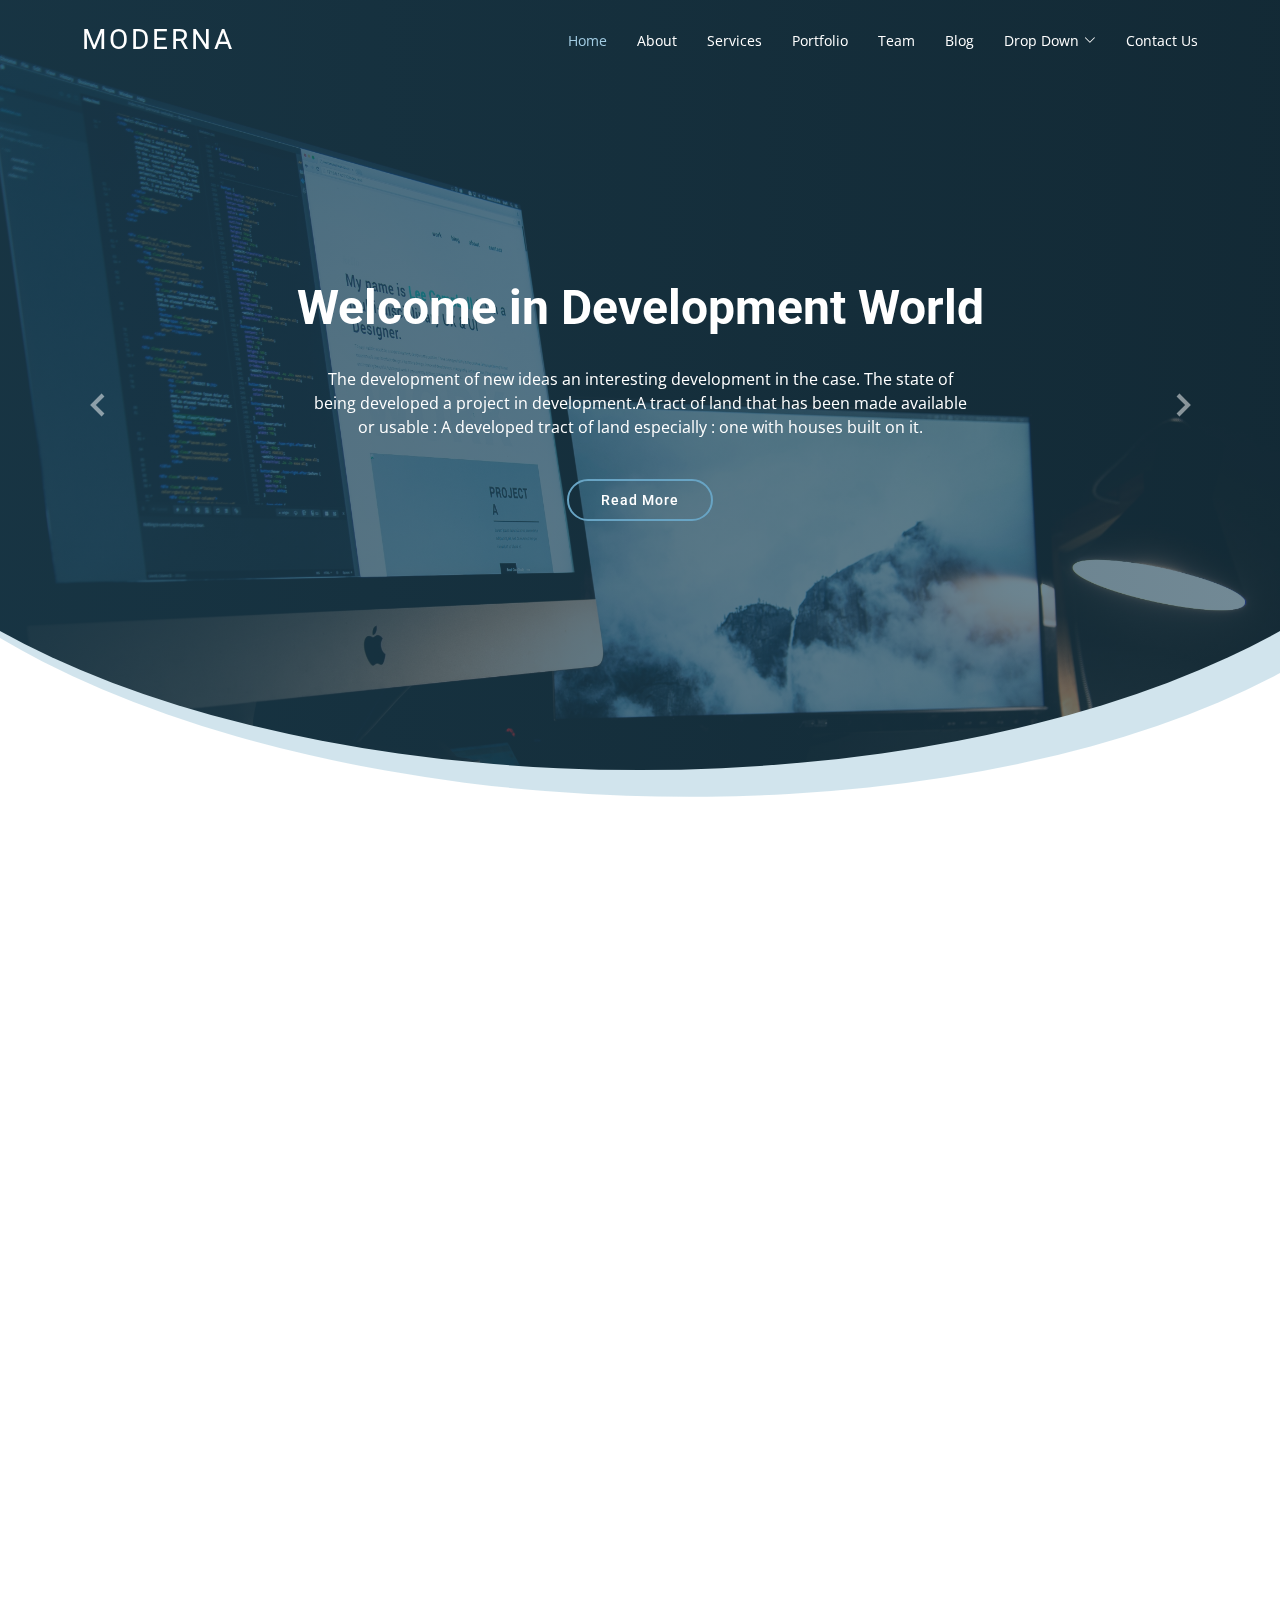
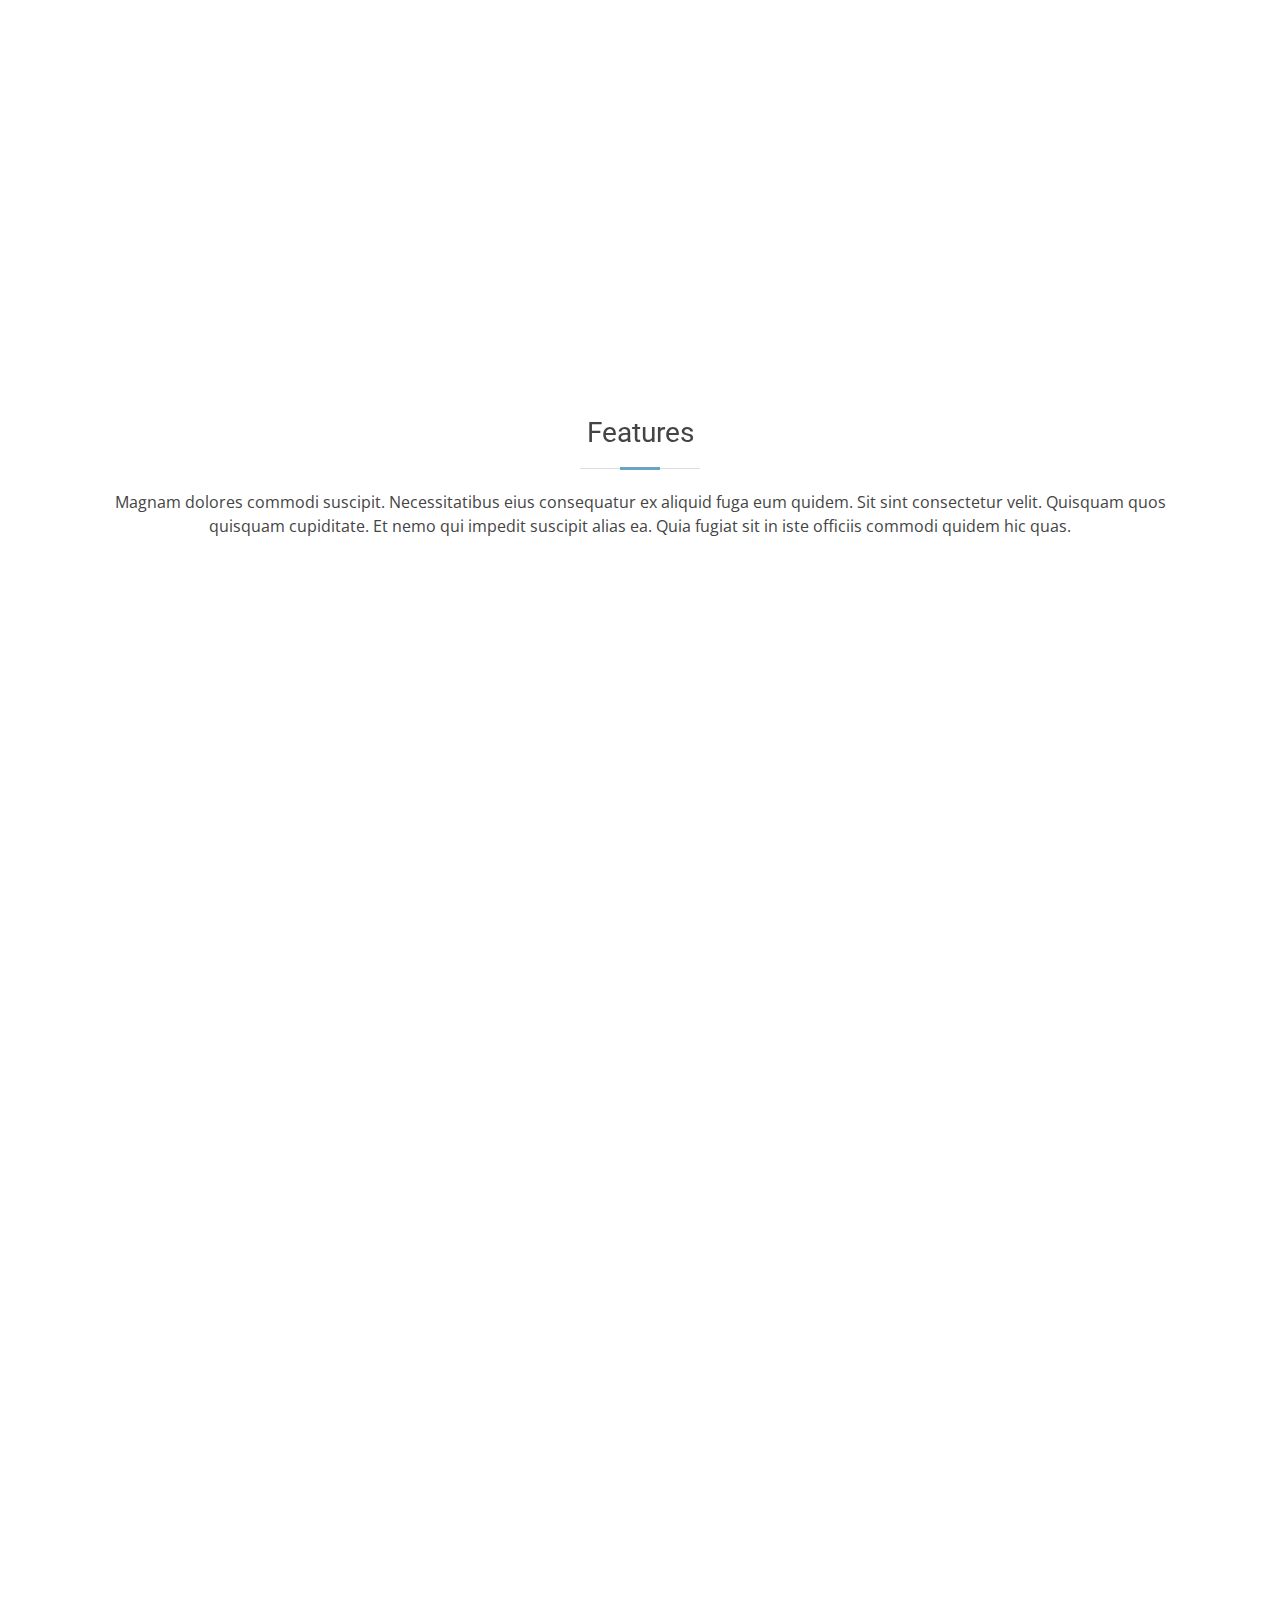
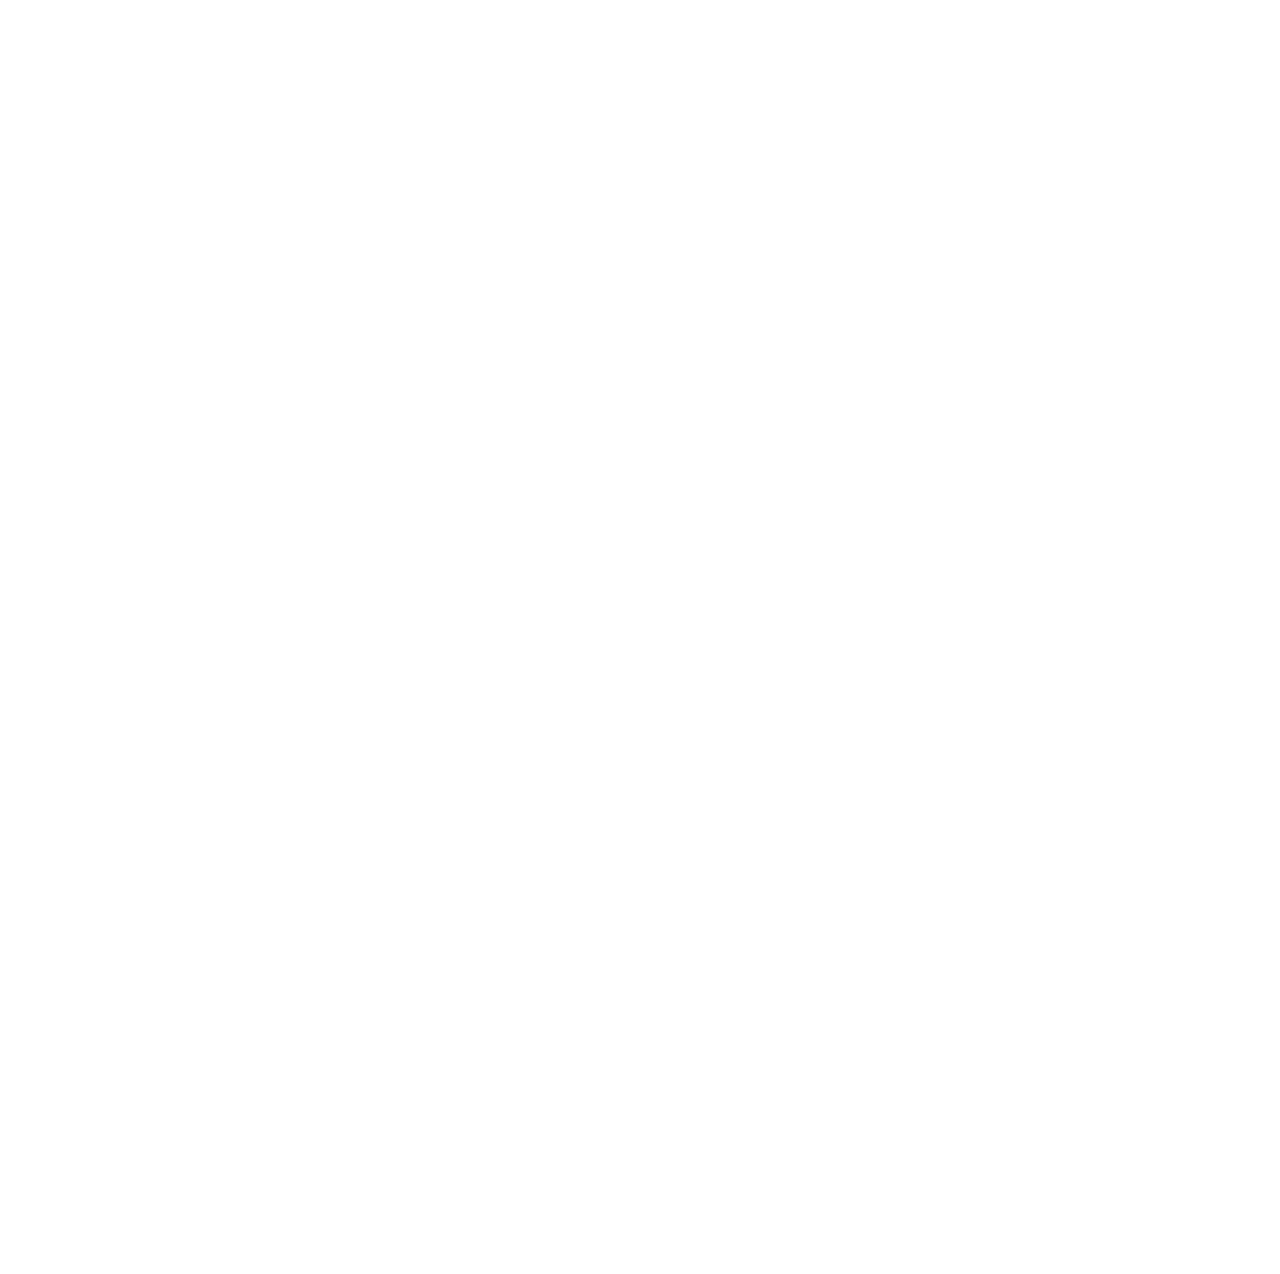
<file: Moderna/index.html>
<!DOCTYPE html>
<html lang="en">

<head>
  <meta charset="utf-8">
  <meta content="width=device-width, initial-scale=1.0" name="viewport">

  <title>Moderna Bootstrap Template - Index</title>
  <meta content="" name="description">
  <meta content="" name="keywords">

  <!-- Favicons -->
  <link href="assets/img/favicon.png" rel="icon">
  <link href="assets/img/apple-touch-icon.png" rel="apple-touch-icon">

  <!-- Google Fonts -->
  <link
    href="https://fonts.googleapis.com/css?family=Open+Sans:300,300i,400,400i,600,600i,700,700i|Roboto:300,300i,400,400i,500,500i,700,700i&display=swap"
    rel="stylesheet">

  <!-- Vendor CSS Files -->
  <link href="assets/vendor/animate.css/animate.min.css" rel="stylesheet">
  <link href="assets/vendor/aos/aos.css" rel="stylesheet">
  <link href="assets/vendor/bootstrap/css/bootstrap.min.css" rel="stylesheet">
  <link href="assets/vendor/bootstrap-icons/bootstrap-icons.css" rel="stylesheet">
  <link href="assets/vendor/boxicons/css/boxicons.min.css" rel="stylesheet">
  <link href="assets/vendor/glightbox/css/glightbox.min.css" rel="stylesheet">
  <link href="assets/vendor/swiper/swiper-bundle.min.css" rel="stylesheet">

  <!-- Template Main CSS File -->
  <link href="assets/css/style.css" rel="stylesheet">

  <!-- =======================================================
  * Template Name: Moderna - v4.8.0
  * Template URL: https://bootstrapmade.com/free-bootstrap-template-corporate-moderna/
  * Author: BootstrapMade.com
  * License: https://bootstrapmade.com/license/
  ======================================================== -->
</head>

<body>

  <!-- ======= Header ======= -->
  <header id="header" class="fixed-top d-flex align-items-center header-transparent">
    <div class="container d-flex justify-content-between align-items-center">

      <div class="logo">
        <h1 class="text-light"><a href="index.html"><span>Moderna</span></a></h1>
        <!-- Uncomment below if you prefer to use an image logo -->
        <!-- <a href="index.html"><img src="assets/img/logo.png" alt="" class="img-fluid"></a>-->
      </div>

      <nav id="navbar" class="navbar">
        <ul>
          <li><a class="active " href="index.html">Home</a></li>
          <li><a href="about.html">About</a></li>
          <li><a href="services.html">Services</a></li>
          <li><a href="portfolio.html">Portfolio</a></li>
          <li><a href="team.html">Team</a></li>
          <li><a href="blog.html">Blog</a></li>
          <li class="dropdown"><a href="#"><span>Drop Down</span> <i class="bi bi-chevron-down"></i></a>
            <ul>
              <li><a href="#">Drop Down 1</a></li>
              <li class="dropdown"><a href="#"><span>Deep Drop Down</span> <i class="bi bi-chevron-right"></i></a>
                <ul>
                  <li><a href="#">Deep Drop Down 1</a></li>
                  <li><a href="#">Deep Drop Down 2</a></li>
                  <li><a href="#">Deep Drop Down 3</a></li>
                  <li><a href="#">Deep Drop Down 4</a></li>
                  <li><a href="#">Deep Drop Down 5</a></li>
                </ul>
              </li>
              <li><a href="#">Drop Down 2</a></li>
              <li><a href="#">Drop Down 3</a></li>
              <li><a href="#">Drop Down 4</a></li>
            </ul>
          </li>
          <li><a href="contact.html">Contact Us</a></li>
        </ul>
        <i class="bi bi-list mobile-nav-toggle"></i>
      </nav><!-- .navbar -->

    </div>
  </header><!-- End Header -->

  <!-- ======= Hero Section ======= -->
  <section id="hero" class="d-flex justify-cntent-center align-items-center">
    <div id="heroCarousel" class="container carousel carousel-fade" data-bs-ride="carousel" data-bs-interval="5000">

      <!-- Slide 1 -->
      <div class="carousel-item active">
        <div class="carousel-container">
          <h2 class="animate__animated animate__fadeInDown">Welcome in Development <span>World</span></h2>
          <p class="animate__animated animate__fadeInUp"> The development of new ideas an interesting development in the
            case. The state of being developed a project in development.A tract of land that has been made
            available or usable : A developed tract of land especially : one with houses built on it.</p>
          <a href="" class="btn-get-started animate__animated animate__fadeInUp">Read More</a>
        </div>
      </div>

      <!-- Slide 2 -->
      <div class="carousel-item">
        <div class="carousel-container">
          <h2 class="animate__animated animate__fadeInDown">Lorem Ipsum Dolor</h2>
          <p class="animate__animated animate__fadeInUp">Ut velit est quam dolor ad a aliquid qui aliquid. Sequi ea ut
            et est quaerat sequi nihil ut aliquam. Occaecati alias dolorem mollitia ut. Similique ea voluptatem. Esse
            doloremque accusamus repellendus deleniti vel. Minus et tempore modi architecto.</p>
          <a href="" class="btn-get-started animate__animated animate__fadeInUp">Read More</a>
        </div>
      </div>

      <!-- Slide 3 -->
      <div class="carousel-item">
        <div class="carousel-container">
          <h2 class="animate__animated animate__fadeInDown">Sequi ea ut et est quaerat</h2>
          <p class="animate__animated animate__fadeInUp">Ut velit est quam dolor ad a aliquid qui aliquid. Sequi ea ut
            et est quaerat sequi nihil ut aliquam. Occaecati alias dolorem mollitia ut. Similique ea voluptatem. Esse
            doloremque accusamus repellendus deleniti vel. Minus et tempore modi architecto.</p>
          <a href="" class="btn-get-started animate__animated animate__fadeInUp">Read More</a>
        </div>
      </div>

      <a class="carousel-control-prev" href="#heroCarousel" role="button" data-bs-slide="prev">
        <span class="carousel-control-prev-icon bx bx-chevron-left" aria-hidden="true"></span>
      </a>

      <a class="carousel-control-next" href="#heroCarousel" role="button" data-bs-slide="next">
        <span class="carousel-control-next-icon bx bx-chevron-right" aria-hidden="true"></span>
      </a>

    </div>
  </section><!-- End Hero -->

  <main id="main">

    <!-- ======= Services Section ======= -->
    <section class="services">
      <div class="container">

        <div class="row">
          <div class="col-md-6 col-lg-3 d-flex align-items-stretch" data-aos="fade-up">
            <div class="icon-box icon-box-pink">
              <div class="icon"><i class="bx bxl-dribbble"></i></div>
              <h4 class="title"><a href="">App Development</a></h4>
              <p class="description">Voluptatum deleniti atque corrupti quos dolores et quas molestias excepturi sint
                occaecati cupiditate non provident</p>
            </div>
          </div>

          <div class="col-md-6 col-lg-3 d-flex align-items-stretch" data-aos="fade-up" data-aos-delay="100">
            <div class="icon-box icon-box-cyan">
              <div class="icon"><i class="bx bx-file"></i></div>
              <h4 class="title"><a href="">Digital Marketing</a></h4>
              <p class="description">Our digital marketing strategy built on the foundation of driving measurable
                results. We create experience that attract, engage, and convert.</p>
            </div>
          </div>

          <div class="col-md-6 col-lg-3 d-flex align-items-stretch" data-aos="fade-up" data-aos-delay="200">
            <div class="icon-box icon-box-green">
              <div class="icon"><i class="bx bx-tachometer"></i></div>
              <h4 class="title"><a href="">E-commerce & CMS</a></h4>
              <p class="description">We offer custom web application development solution for joomla, Wordpress, PHP,
                CMS Development. Hire us for website development services. </p>
            </div>
          </div>

          <div class="col-md-6 col-lg-3 d-flex align-items-stretch" data-aos="fade-up" data-aos-delay="200">
            <div class="icon-box icon-box-blue">
              <div class="icon"><i class="bx bx-world"></i></div>
              <h4 class="title"><a href="">Web & Mobile Softwares</a></h4>
              <p class="description">Web development and maintain custom web application. We create hybrid mobile
                applications for Android, IOS, and window mobile phones</p>
            </div>
          </div>

        </div>

      </div>
    </section><!-- End Services Section -->

    <!-- ======= Why Us Section ======= -->
    <section class="why-us section-bg" data-aos="fade-up" date-aos-delay="200">
      <div class="container">

        <div class="row">
          <div class="col-lg-6 video-box">
            <img src="assets/img/why-us.jpg" class="img-fluid" alt="">
            <a href="https://www.youtube.com/c/Nowgray" target="_blank" class="venobox play-btn mb-4"
              data-vbtype="video" data-autoplay="true"></a>
          </div>

          <div class="col-lg-6 d-flex flex-column justify-content-center p-5">

            <div class="icon-box">
              <div class="icon"><i class="bx bx-fingerprint"></i></div>
              <h4 class="title"><a href="">Lorem Ipsum</a></h4>
              <p class="description">Voluptatum deleniti atque corrupti quos dolores et quas molestias excepturi sint
                occaecati cupiditate non provident</p>
            </div>

            <div class="icon-box">
              <div class="icon"><i class="bx bx-gift"></i></div>
              <h4 class="title"><a href="">Nemo Enim</a></h4>
              <p class="description">At vero eos et accusamus et iusto odio dignissimos ducimus qui blanditiis
                praesentium voluptatum deleniti atque</p>
            </div>

          </div>
        </div>

      </div>
    </section><!-- End Why Us Section -->

    <!-- ======= Features Section ======= -->
    <section class="features">
      <div class="container">

        <div class="section-title">
          <h2>Features</h2>
          <p>Magnam dolores commodi suscipit. Necessitatibus eius consequatur ex aliquid fuga eum quidem. Sit sint
            consectetur velit. Quisquam quos quisquam cupiditate. Et nemo qui impedit suscipit alias ea. Quia fugiat sit
            in iste officiis commodi quidem hic quas.</p>
        </div>

        <div class="row" data-aos="fade-up">
          <div class="col-md-5">
            <img src="assets/img/features-1.svg" class="img-fluid" alt="">
          </div>
          <div class="col-md-7 pt-4">
            <h3>Voluptatem dignissimos provident quasi corporis voluptates sit assumenda.</h3>
            <p class="fst-italic">
              Lorem ipsum dolor sit amet, consectetur adipiscing elit, sed do eiusmod tempor incididunt ut labore et
              dolore
              magna aliqua.
            </p>
            <ul>
              <li><i class="bi bi-check"></i> Ullamco laboris nisi ut aliquip ex ea commodo consequat.</li>
              <li><i class="bi bi-check"></i> Duis aute irure dolor in reprehenderit in voluptate velit.</li>
            </ul>
          </div>
        </div>

        <div class="row" data-aos="fade-up">
          <div class="col-md-5 order-1 order-md-2">
            <img src="assets/img/features-2.svg" class="img-fluid" alt="">
          </div>
          <div class="col-md-7 pt-5 order-2 order-md-1">
            <h3>Corporis temporibus maiores provident</h3>
            <p class="fst-italic">
              Lorem ipsum dolor sit amet, consectetur adipiscing elit, sed do eiusmod tempor incididunt ut labore et
              dolore
              magna aliqua.
            </p>
            <p>
              Ullamco laboris nisi ut aliquip ex ea commodo consequat. Duis aute irure dolor in reprehenderit in
              voluptate
              velit esse cillum dolore eu fugiat nulla pariatur. Excepteur sint occaecat cupidatat non proident, sunt in
              culpa qui officia deserunt mollit anim id est laborum
            </p>
          </div>
        </div>

        <div class="row" data-aos="fade-up">
          <div class="col-md-5">
            <img src="assets/img/features-3.svg" class="img-fluid" alt="">
          </div>
          <div class="col-md-7 pt-5">
            <h3>Sunt consequatur ad ut est nulla consectetur reiciendis animi voluptas</h3>
            <p>Cupiditate placeat cupiditate placeat est ipsam culpa. Delectus quia minima quod. Sunt saepe odit aut
              quia voluptatem hic voluptas dolor doloremque.</p>
            <ul>
              <li><i class="bi bi-check"></i> Ullamco laboris nisi ut aliquip ex ea commodo consequat.</li>
              <li><i class="bi bi-check"></i> Duis aute irure dolor in reprehenderit in voluptate velit.</li>
              <li><i class="bi bi-check"></i> Facilis ut et voluptatem aperiam. Autem soluta ad fugiat.</li>
            </ul>
          </div>
        </div>

        <div class="row" data-aos="fade-up">
          <div class="col-md-5 order-1 order-md-2">
            <img src="assets/img/features-4.svg" class="img-fluid" alt="">
          </div>
          <div class="col-md-7 pt-5 order-2 order-md-1">
            <h3>Quas et necessitatibus eaque impedit ipsum animi consequatur incidunt in</h3>
            <p class="fst-italic">
              Lorem ipsum dolor sit amet, consectetur adipiscing elit, sed do eiusmod tempor incididunt ut labore et
              dolore
              magna aliqua.
            </p>
            <p>
              Ullamco laboris nisi ut aliquip ex ea commodo consequat. Duis aute irure dolor in reprehenderit in
              voluptate
              velit esse cillum dolore eu fugiat nulla pariatur. Excepteur sint occaecat cupidatat non proident, sunt in
              culpa qui officia deserunt mollit anim id est laborum
            </p>
          </div>
        </div>

      </div>
    </section><!-- End Features Section -->

  </main><!-- End #main -->

  <!-- ======= Footer ======= -->
  <footer id="footer" data-aos="fade-up" data-aos-easing="ease-in-out" data-aos-duration="500">

    <div class="footer-newsletter">
      <div class="container">
        <div class="row">
          <div class="col-lg-6">
            <h4>Our Newsletter</h4>
            <p>Tamen quem nulla quae legam multos aute sint culpa legam noster magna</p>
          </div>
          <div class="col-lg-6">
            <form action="" method="post">
              <input type="email" name="email"><input type="submit" value="Subscribe">
            </form>
          </div>
        </div>
      </div>
    </div>

    <div class="footer-top">
      <div class="container">
        <div class="row">

          <div class="col-lg-3 col-md-6 footer-links">
            <h4>Useful Links</h4>
            <ul>
              <li><i class="bx bx-chevron-right"></i> <a href="#">Home</a></li>
              <li><i class="bx bx-chevron-right"></i> <a href="#">About us</a></li>
              <li><i class="bx bx-chevron-right"></i> <a href="#">Services</a></li>
              <li><i class="bx bx-chevron-right"></i> <a href="#">Terms of service</a></li>
              <li><i class="bx bx-chevron-right"></i> <a href="#">Privacy policy</a></li>
            </ul>
          </div>

          <div class="col-lg-3 col-md-6 footer-links">
            <h4>Our Services</h4>
            <ul>
              <li><i class="bx bx-chevron-right"></i> <a href="#">Web Design</a></li>
              <li><i class="bx bx-chevron-right"></i> <a href="#">Web Development</a></li>
              <li><i class="bx bx-chevron-right"></i> <a href="#">Product Management</a></li>
              <li><i class="bx bx-chevron-right"></i> <a href="#">Marketing</a></li>
              <li><i class="bx bx-chevron-right"></i> <a href="#">Graphic Design</a></li>
            </ul>
          </div>

          <div class="col-lg-3 col-md-6 footer-contact">
            <h4>Contact Us</h4>
            <p>
              25/110, Sector-25, Indira Nagar,
              <br>Lucknow-226016
              Uttar Pradesh, <br> India
              <br><br>
              <strong>Phone:</strong> +91 730 723 9642 <br>
              <strong>Email:</strong> avnish.mishra@nowgray.com<br>
            </p>

          </div>

          <div class="col-lg-3 col-md-6 footer-info">
            <h3>About Moderna</h3>
            <p>Cras fermentum odio eu feugiat lide par naso tierra. Justo eget nada terra videa magna derita valies
              darta donna mare fermentum iaculis eu non diam phasellus.</p>
            <div class="social-links mt-3">
              <a href="https://twitter.com/AvnishM47857638" target="_blank" class="twitter"><i
                  class="bx bxl-twitter"></i></a>
              <a href="https://www.facebook.com/Developer-106852298350659/?ref=pages_you_manage" target="_blank"
                class="facebook"><i class="bx bxl-facebook"></i></a>
              <a href="#" class="instagram"><i class="bx bxl-instagram"></i></a>
              <a href="#" class="linkedin"><i class="bx bxl-linkedin"></i></a>
            </div>
          </div>

        </div>
      </div>
    </div>

    <div class="container">
      <div class="copyright">
        &copy; Copyright <strong><span>Moderna</span></strong>. All Rights Reserved
      </div>
      <div class="credits">
        <!-- All the links in the footer should remain intact. -->
        <!-- You can delete the links only if you purchased the pro version. -->
        <!-- Licensing information: https://bootstrapmade.com/license/ -->
        <!-- Purchase the pro version with working PHP/AJAX contact form: https://bootstrapmade.com/free-bootstrap-template-corporate-moderna/ -->
        Designed by <a href="https://bootstrapmade.com/">BootstrapMade</a>
      </div>
    </div>
  </footer><!-- End Footer -->

  <a href="#" class="back-to-top d-flex align-items-center justify-content-center"><i
      class="bi bi-arrow-up-short"></i></a>

  <!-- Vendor JS Files -->
  <script src="assets/vendor/purecounter/purecounter.js"></script>
  <script src="assets/vendor/aos/aos.js"></script>
  <script src="assets/vendor/bootstrap/js/bootstrap.bundle.min.js"></script>
  <script src="assets/vendor/glightbox/js/glightbox.min.js"></script>
  <script src="assets/vendor/isotope-layout/isotope.pkgd.min.js"></script>
  <script src="assets/vendor/swiper/swiper-bundle.min.js"></script>
  <script src="assets/vendor/waypoints/noframework.waypoints.js"></script>
  <script src="assets/vendor/php-email-form/validate.js"></script>

  <!-- Template Main JS File -->
  <script src="assets/js/main.js"></script>

</body>

</html>
</file>
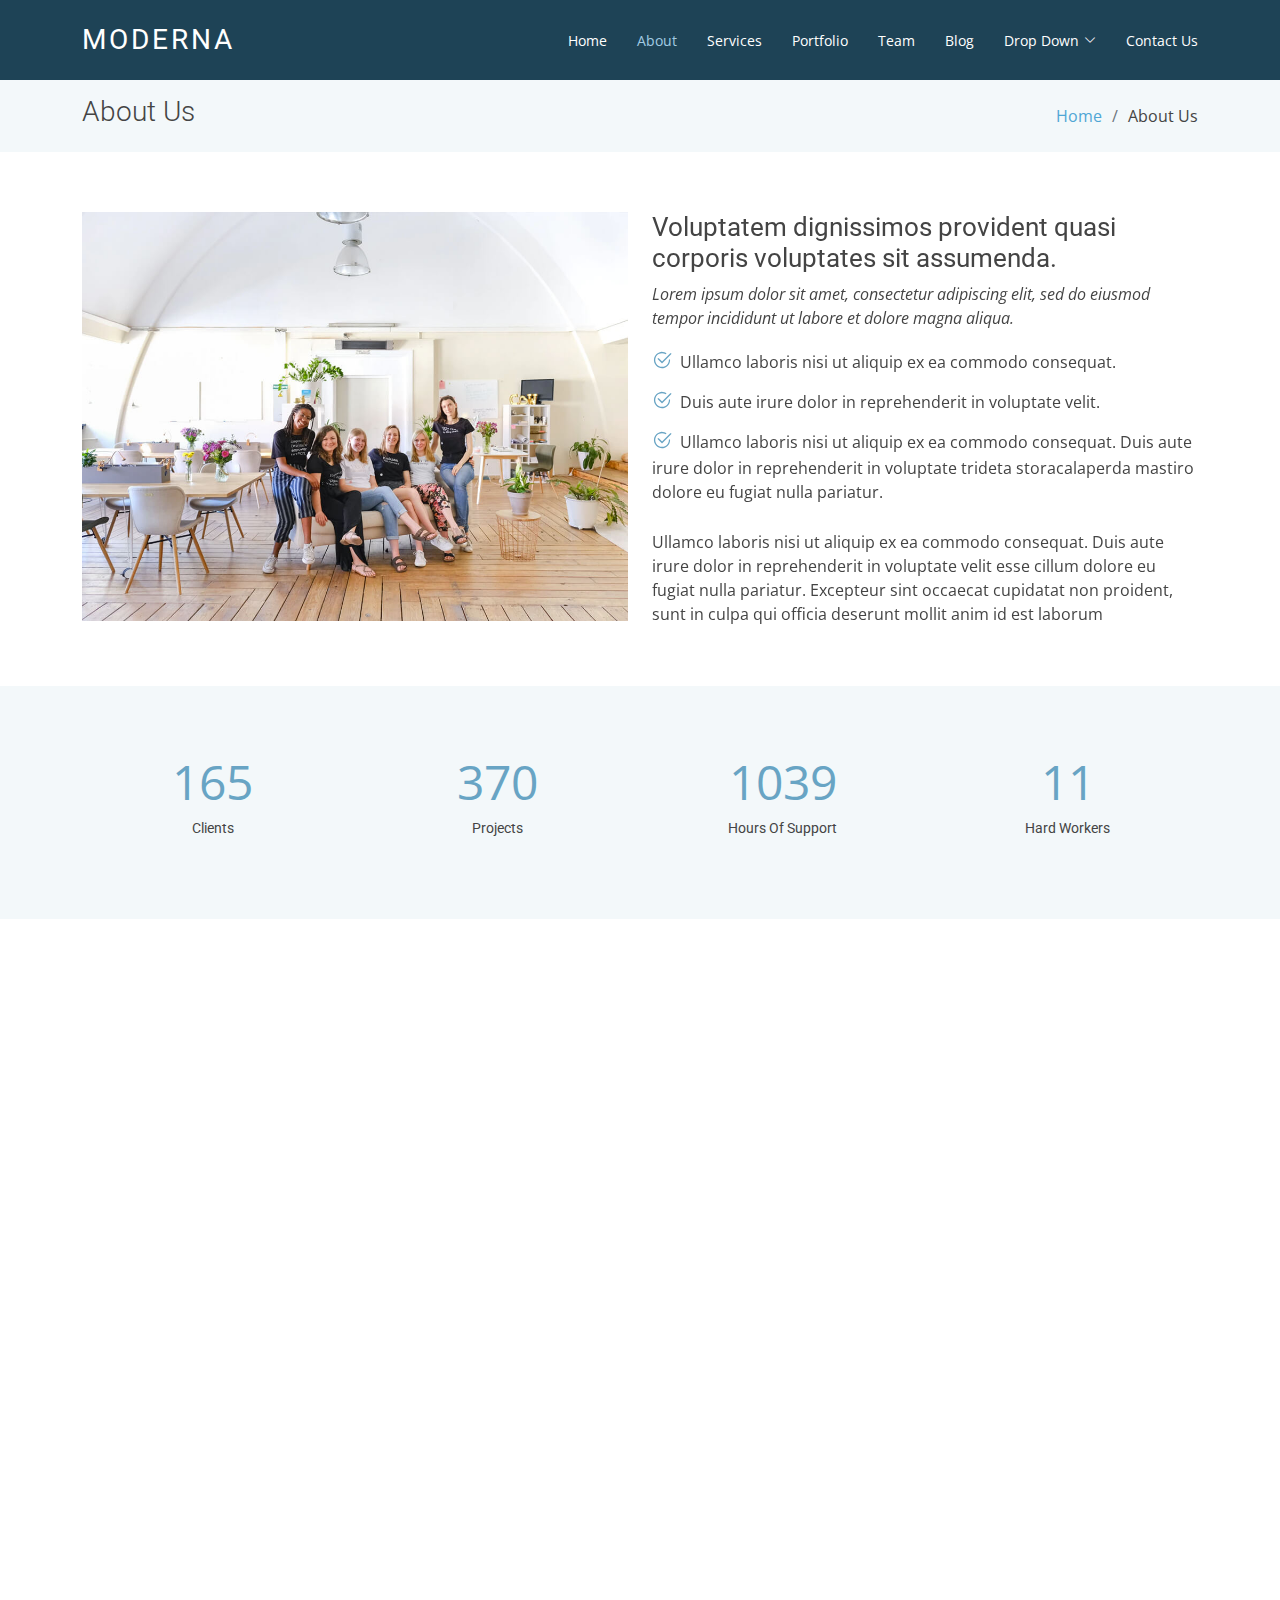
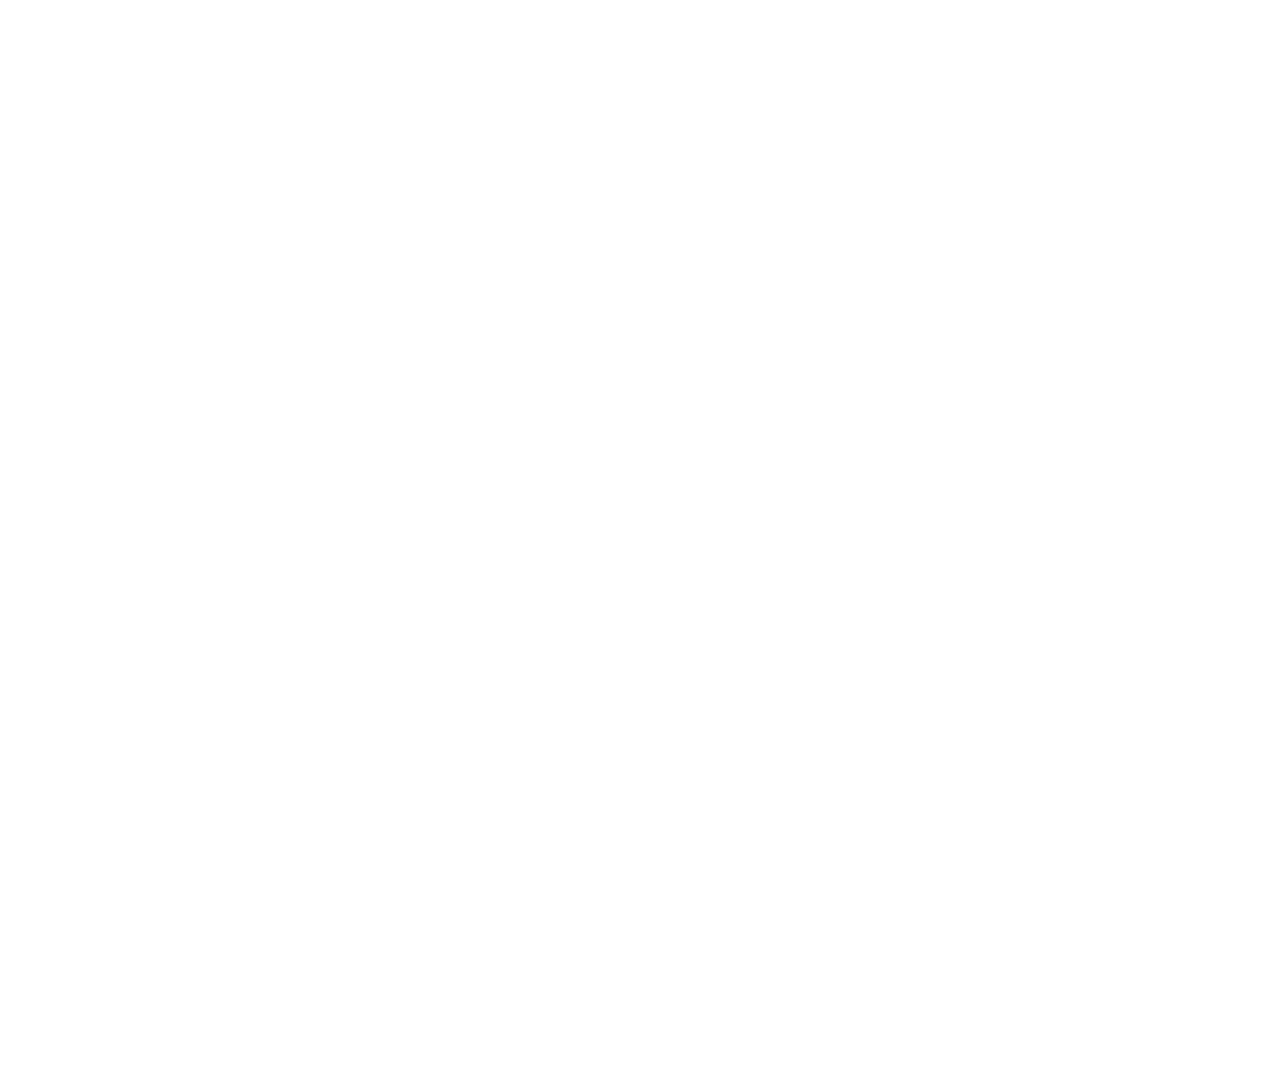
<file: Moderna/about.html>
<!DOCTYPE html>
<html lang="en">

<head>
  <meta charset="utf-8">
  <meta content="width=device-width, initial-scale=1.0" name="viewport">

  <title>About - Moderna Bootstrap Template</title>
  <meta content="" name="description">
  <meta content="" name="keywords">

  <!-- Favicons -->
  <link href="assets/img/favicon.png" rel="icon">
  <link href="assets/img/apple-touch-icon.png" rel="apple-touch-icon">

  <!-- Google Fonts -->
  <link href="https://fonts.googleapis.com/css?family=Open+Sans:300,300i,400,400i,600,600i,700,700i|Roboto:300,300i,400,400i,500,500i,700,700i&display=swap" rel="stylesheet">

  <!-- Vendor CSS Files -->
  <link href="assets/vendor/animate.css/animate.min.css" rel="stylesheet">
  <link href="assets/vendor/aos/aos.css" rel="stylesheet">
  <link href="assets/vendor/bootstrap/css/bootstrap.min.css" rel="stylesheet">
  <link href="assets/vendor/bootstrap-icons/bootstrap-icons.css" rel="stylesheet">
  <link href="assets/vendor/boxicons/css/boxicons.min.css" rel="stylesheet">
  <link href="assets/vendor/glightbox/css/glightbox.min.css" rel="stylesheet">
  <link href="assets/vendor/swiper/swiper-bundle.min.css" rel="stylesheet">

  <!-- Template Main CSS File -->
  <link href="assets/css/style.css" rel="stylesheet">

  <!-- =======================================================
  * Template Name: Moderna - v4.8.0
  * Template URL: https://bootstrapmade.com/free-bootstrap-template-corporate-moderna/
  * Author: BootstrapMade.com
  * License: https://bootstrapmade.com/license/
  ======================================================== -->
</head>

<body>

  <!-- ======= Header ======= -->
  <header id="header" class="fixed-top d-flex align-items-center ">
    <div class="container d-flex justify-content-between align-items-center">

      <div class="logo">
        <h1 class="text-light"><a href="index.html"><span>Moderna</span></a></h1>
        <!-- Uncomment below if you prefer to use an image logo -->
        <!-- <a href="index.html"><img src="assets/img/logo.png" alt="" class="img-fluid"></a>-->
      </div>

      <nav id="navbar" class="navbar">
        <ul>
          <li><a class="" href="index.html">Home</a></li>
          <li><a class="active" href="about.html">About</a></li>
          <li><a href="services.html">Services</a></li>
          <li><a href="portfolio.html">Portfolio</a></li>
          <li><a href="team.html">Team</a></li>
          <li><a href="blog.html">Blog</a></li>
          <li class="dropdown"><a href="#"><span>Drop Down</span> <i class="bi bi-chevron-down"></i></a>
            <ul>
              <li><a href="#">Drop Down 1</a></li>
              <li class="dropdown"><a href="#"><span>Deep Drop Down</span> <i class="bi bi-chevron-right"></i></a>
                <ul>
                  <li><a href="#">Deep Drop Down 1</a></li>
                  <li><a href="#">Deep Drop Down 2</a></li>
                  <li><a href="#">Deep Drop Down 3</a></li>
                  <li><a href="#">Deep Drop Down 4</a></li>
                  <li><a href="#">Deep Drop Down 5</a></li>
                </ul>
              </li>
              <li><a href="#">Drop Down 2</a></li>
              <li><a href="#">Drop Down 3</a></li>
              <li><a href="#">Drop Down 4</a></li>
            </ul>
          </li>
          <li><a href="contact.html">Contact Us</a></li>
        </ul>
        <i class="bi bi-list mobile-nav-toggle"></i>
      </nav><!-- .navbar -->

    </div>
  </header><!-- End Header -->

  <main id="main">

    <!-- ======= About Us Section ======= -->
    <section class="breadcrumbs">
      <div class="container">

        <div class="d-flex justify-content-between align-items-center">
          <h2>About Us</h2>
          <ol>
            <li><a href="index.html">Home</a></li>
            <li>About Us</li>
          </ol>
        </div>

      </div>
    </section><!-- End About Us Section -->

    <!-- ======= About Section ======= -->
    <section class="about" data-aos="fade-up">
      <div class="container">

        <div class="row">
          <div class="col-lg-6">
            <img src="assets/img/about.jpg" class="img-fluid" alt="">
          </div>
          <div class="col-lg-6 pt-4 pt-lg-0">
            <h3>Voluptatem dignissimos provident quasi corporis voluptates sit assumenda.</h3>
            <p class="fst-italic">
              Lorem ipsum dolor sit amet, consectetur adipiscing elit, sed do eiusmod tempor incididunt ut labore et dolore
              magna aliqua.
            </p>
            <ul>
              <li><i class="bi bi-check2-circle"></i> Ullamco laboris nisi ut aliquip ex ea commodo consequat.</li>
              <li><i class="bi bi-check2-circle"></i> Duis aute irure dolor in reprehenderit in voluptate velit.</li>
              <li><i class="bi bi-check2-circle"></i> Ullamco laboris nisi ut aliquip ex ea commodo consequat. Duis aute irure dolor in reprehenderit in voluptate trideta storacalaperda mastiro dolore eu fugiat nulla pariatur.</li>
            </ul>
            <p>
              Ullamco laboris nisi ut aliquip ex ea commodo consequat. Duis aute irure dolor in reprehenderit in voluptate
              velit esse cillum dolore eu fugiat nulla pariatur. Excepteur sint occaecat cupidatat non proident, sunt in
              culpa qui officia deserunt mollit anim id est laborum
            </p>
          </div>
        </div>

      </div>
    </section><!-- End About Section -->

    <!-- ======= Facts Section ======= -->
    <section class="facts section-bg" data-aos="fade-up">
      <div class="container">

        <div class="row counters">

          <div class="col-lg-3 col-6 text-center">
            <span data-purecounter-start="0" data-purecounter-end="232" data-purecounter-duration="1" class="purecounter"></span>
            <p>Clients</p>
          </div>

          <div class="col-lg-3 col-6 text-center">
            <span data-purecounter-start="0" data-purecounter-end="521" data-purecounter-duration="1" class="purecounter"></span>
            <p>Projects</p>
          </div>

          <div class="col-lg-3 col-6 text-center">
            <span data-purecounter-start="0" data-purecounter-end="1463" data-purecounter-duration="1" class="purecounter"></span>
            <p>Hours Of Support</p>
          </div>

          <div class="col-lg-3 col-6 text-center">
            <span data-purecounter-start="0" data-purecounter-end="15" data-purecounter-duration="1" class="purecounter"></span>
            <p>Hard Workers</p>
          </div>

        </div>

      </div>
    </section><!-- End Facts Section -->

    <!-- ======= Our Skills Section ======= -->
    <section class="skills" data-aos="fade-up">
      <div class="container">

        <div class="section-title">
          <h2>Our Skills</h2>
          <p>Magnam dolores commodi suscipit. Necessitatibus eius consequatur ex aliquid fuga eum quidem. Sit sint consectetur velit. Quisquam quos quisquam cupiditate. Et nemo qui impedit suscipit alias ea. Quia fugiat sit in iste officiis commodi quidem hic quas.</p>
        </div>

        <div class="skills-content">

          <div class="progress">
            <div class="progress-bar bg-success" role="progressbar" aria-valuenow="100" aria-valuemin="0" aria-valuemax="100">
              <span class="skill">HTML <i class="val">100%</i></span>
            </div>
          </div>

          <div class="progress">
            <div class="progress-bar bg-info" role="progressbar" aria-valuenow="90" aria-valuemin="0" aria-valuemax="100">
              <span class="skill">CSS <i class="val">90%</i></span>
            </div>
          </div>

          <div class="progress">
            <div class="progress-bar bg-warning" role="progressbar" aria-valuenow="75" aria-valuemin="0" aria-valuemax="100">
              <span class="skill">JavaScript <i class="val">75%</i></span>
            </div>
          </div>

          <div class="progress">
            <div class="progress-bar bg-danger" role="progressbar" aria-valuenow="55" aria-valuemin="0" aria-valuemax="100">
              <span class="skill">Photoshop <i class="val">55%</i></span>
            </div>
          </div>

        </div>

      </div>
    </section><!-- End Our Skills Section -->

    <!-- ======= Tetstimonials Section ======= -->
    <section class="testimonials" data-aos="fade-up">
      <div class="container">

        <div class="section-title">
          <h2>Tetstimonials</h2>
          <p>Magnam dolores commodi suscipit. Necessitatibus eius consequatur ex aliquid fuga eum quidem. Sit sint consectetur velit. Quisquam quos quisquam cupiditate. Et nemo qui impedit suscipit alias ea. Quia fugiat sit in iste officiis commodi quidem hic quas.</p>
        </div>

        <div class="testimonials-carousel swiper">
          <div class="swiper-wrapper">
            <div class="testimonial-item swiper-slide">
              <img src="assets/img/testimonials/testimonials-1.jpg" class="testimonial-img" alt="">
              <h3>Saul Goodman</h3>
              <h4>Ceo &amp; Founder</h4>
              <p>
                <i class="bx bxs-quote-alt-left quote-icon-left"></i>
                Proin iaculis purus consequat sem cure digni ssim donec porttitora entum suscipit rhoncus. Accusantium quam, ultricies eget id, aliquam eget nibh et. Maecen aliquam, risus at semper.
                <i class="bx bxs-quote-alt-right quote-icon-right"></i>
              </p>
            </div>

            <div class="testimonial-item swiper-slide">
              <img src="assets/img/testimonials/testimonials-2.jpg" class="testimonial-img" alt="">
              <h3>Sara Wilsson</h3>
              <h4>Designer</h4>
              <p>
                <i class="bx bxs-quote-alt-left quote-icon-left"></i>
                Export tempor illum tamen malis malis eram quae irure esse labore quem cillum quid cillum eram malis quorum velit fore eram velit sunt aliqua noster fugiat irure amet legam anim culpa.
                <i class="bx bxs-quote-alt-right quote-icon-right"></i>
              </p>
            </div>

            <div class="testimonial-item swiper-slide">
              <img src="assets/img/testimonials/testimonials-3.jpg" class="testimonial-img" alt="">
              <h3>Jena Karlis</h3>
              <h4>Store Owner</h4>
              <p>
                <i class="bx bxs-quote-alt-left quote-icon-left"></i>
                Enim nisi quem export duis labore cillum quae magna enim sint quorum nulla quem veniam duis minim tempor labore quem eram duis noster aute amet eram fore quis sint minim.
                <i class="bx bxs-quote-alt-right quote-icon-right"></i>
              </p>
            </div>

            <div class="testimonial-item swiper-slide">
              <img src="assets/img/testimonials/testimonials-4.jpg" class="testimonial-img" alt="">
              <h3>Matt Brandon</h3>
              <h4>Freelancer</h4>
              <p>
                <i class="bx bxs-quote-alt-left quote-icon-left"></i>
                Fugiat enim eram quae cillum dolore dolor amet nulla culpa multos export minim fugiat minim velit minim dolor enim duis veniam ipsum anim magna sunt elit fore quem dolore labore illum veniam.
                <i class="bx bxs-quote-alt-right quote-icon-right"></i>
              </p>
            </div>

            <div class="testimonial-item swiper-slide">
              <img src="assets/img/testimonials/testimonials-5.jpg" class="testimonial-img" alt="">
              <h3>John Larson</h3>
              <h4>Entrepreneur</h4>
              <p>
                <i class="bx bxs-quote-alt-left quote-icon-left"></i>
                Quis quorum aliqua sint quem legam fore sunt eram irure aliqua veniam tempor noster veniam enim culpa labore duis sunt culpa nulla illum cillum fugiat legam esse veniam culpa fore nisi cillum quid.
                <i class="bx bxs-quote-alt-right quote-icon-right"></i>
              </p>
            </div>
          </div>
          <div class="swiper-pagination"></div>
        </div>

      </div>
    </section><!-- End Ttstimonials Section -->

  </main><!-- End #main -->

  <!-- ======= Footer ======= -->
  <footer id="footer" data-aos="fade-up" data-aos-easing="ease-in-out" data-aos-duration="500">

    <div class="footer-newsletter">
      <div class="container">
        <div class="row">
          <div class="col-lg-6">
            <h4>Our Newsletter</h4>
            <p>Tamen quem nulla quae legam multos aute sint culpa legam noster magna</p>
          </div>
          <div class="col-lg-6">
            <form action="" method="post">
              <input type="email" name="email"><input type="submit" value="Subscribe">
            </form>
          </div>
        </div>
      </div>
    </div>

    <div class="footer-top">
      <div class="container">
        <div class="row">

          <div class="col-lg-3 col-md-6 footer-links">
            <h4>Useful Links</h4>
            <ul>
              <li><i class="bx bx-chevron-right"></i> <a href="#">Home</a></li>
              <li><i class="bx bx-chevron-right"></i> <a href="#">About us</a></li>
              <li><i class="bx bx-chevron-right"></i> <a href="#">Services</a></li>
              <li><i class="bx bx-chevron-right"></i> <a href="#">Terms of service</a></li>
              <li><i class="bx bx-chevron-right"></i> <a href="#">Privacy policy</a></li>
            </ul>
          </div>

          <div class="col-lg-3 col-md-6 footer-links">
            <h4>Our Services</h4>
            <ul>
              <li><i class="bx bx-chevron-right"></i> <a href="#">Web Design</a></li>
              <li><i class="bx bx-chevron-right"></i> <a href="#">Web Development</a></li>
              <li><i class="bx bx-chevron-right"></i> <a href="#">Product Management</a></li>
              <li><i class="bx bx-chevron-right"></i> <a href="#">Marketing</a></li>
              <li><i class="bx bx-chevron-right"></i> <a href="#">Graphic Design</a></li>
            </ul>
          </div>

          <div class="col-lg-3 col-md-6 footer-contact">
            <h4>Contact Us</h4>
            <p>
              A108 Adam Street <br>
              New York, NY 535022<br>
              United States <br><br>
              <strong>Phone:</strong> +1 5589 55488 55<br>
              <strong>Email:</strong> info@example.com<br>
            </p>

          </div>

          <div class="col-lg-3 col-md-6 footer-info">
            <h3>About Moderna</h3>
            <p>Cras fermentum odio eu feugiat lide par naso tierra. Justo eget nada terra videa magna derita valies darta donna mare fermentum iaculis eu non diam phasellus.</p>
            <div class="social-links mt-3">
              <a href="#" class="twitter"><i class="bx bxl-twitter"></i></a>
              <a href="#" class="facebook"><i class="bx bxl-facebook"></i></a>
              <a href="#" class="instagram"><i class="bx bxl-instagram"></i></a>
              <a href="#" class="linkedin"><i class="bx bxl-linkedin"></i></a>
            </div>
          </div>

        </div>
      </div>
    </div>

    <div class="container">
      <div class="copyright">
        &copy; Copyright <strong><span>Moderna</span></strong>. All Rights Reserved
      </div>
      <div class="credits">
        <!-- All the links in the footer should remain intact. -->
        <!-- You can delete the links only if you purchased the pro version. -->
        <!-- Licensing information: https://bootstrapmade.com/license/ -->
        <!-- Purchase the pro version with working PHP/AJAX contact form: https://bootstrapmade.com/free-bootstrap-template-corporate-moderna/ -->
        Designed by <a href="https://bootstrapmade.com/">BootstrapMade</a>
      </div>
    </div>
  </footer><!-- End Footer -->

  <a href="#" class="back-to-top d-flex align-items-center justify-content-center"><i class="bi bi-arrow-up-short"></i></a>

  <!-- Vendor JS Files -->
  <script src="assets/vendor/purecounter/purecounter.js"></script>
  <script src="assets/vendor/aos/aos.js"></script>
  <script src="assets/vendor/bootstrap/js/bootstrap.bundle.min.js"></script>
  <script src="assets/vendor/glightbox/js/glightbox.min.js"></script>
  <script src="assets/vendor/isotope-layout/isotope.pkgd.min.js"></script>
  <script src="assets/vendor/swiper/swiper-bundle.min.js"></script>
  <script src="assets/vendor/waypoints/noframework.waypoints.js"></script>
  <script src="assets/vendor/php-email-form/validate.js"></script>

  <!-- Template Main JS File -->
  <script src="assets/js/main.js"></script>

</body>

</html>
</file>
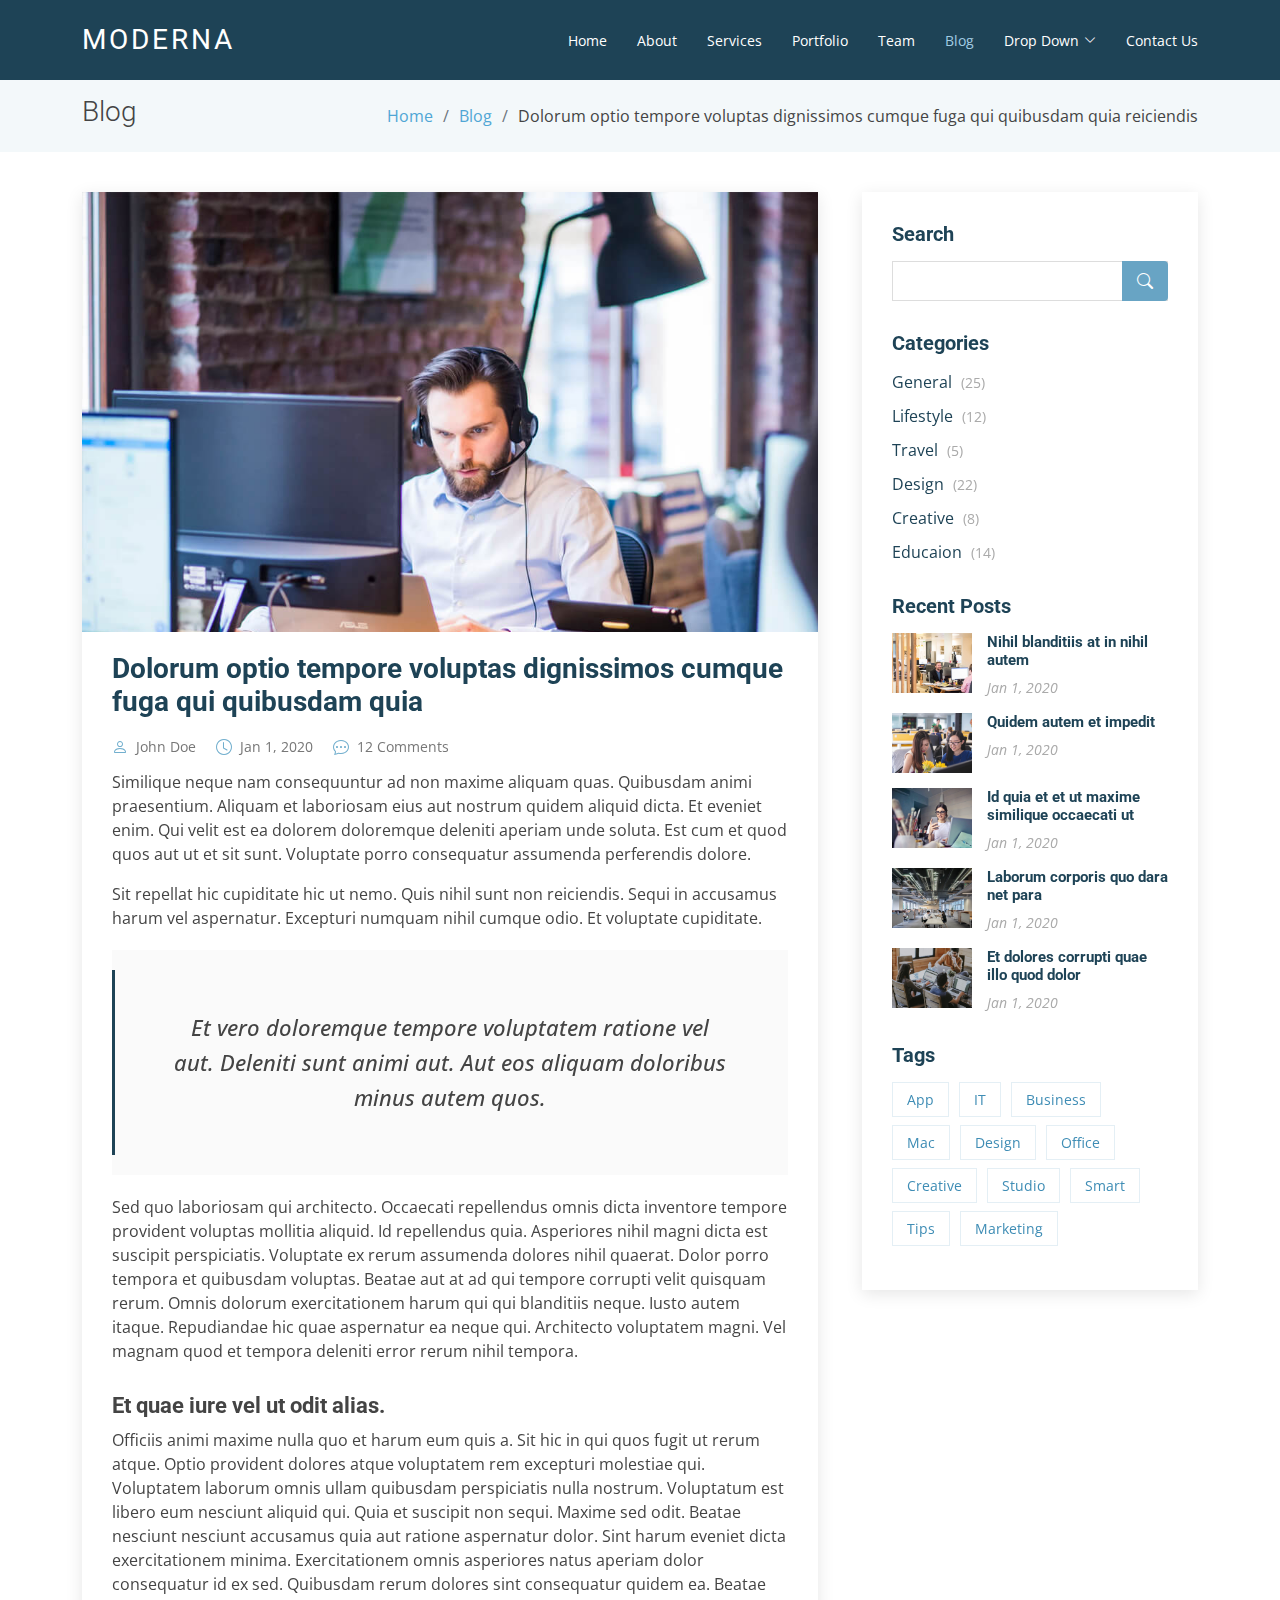
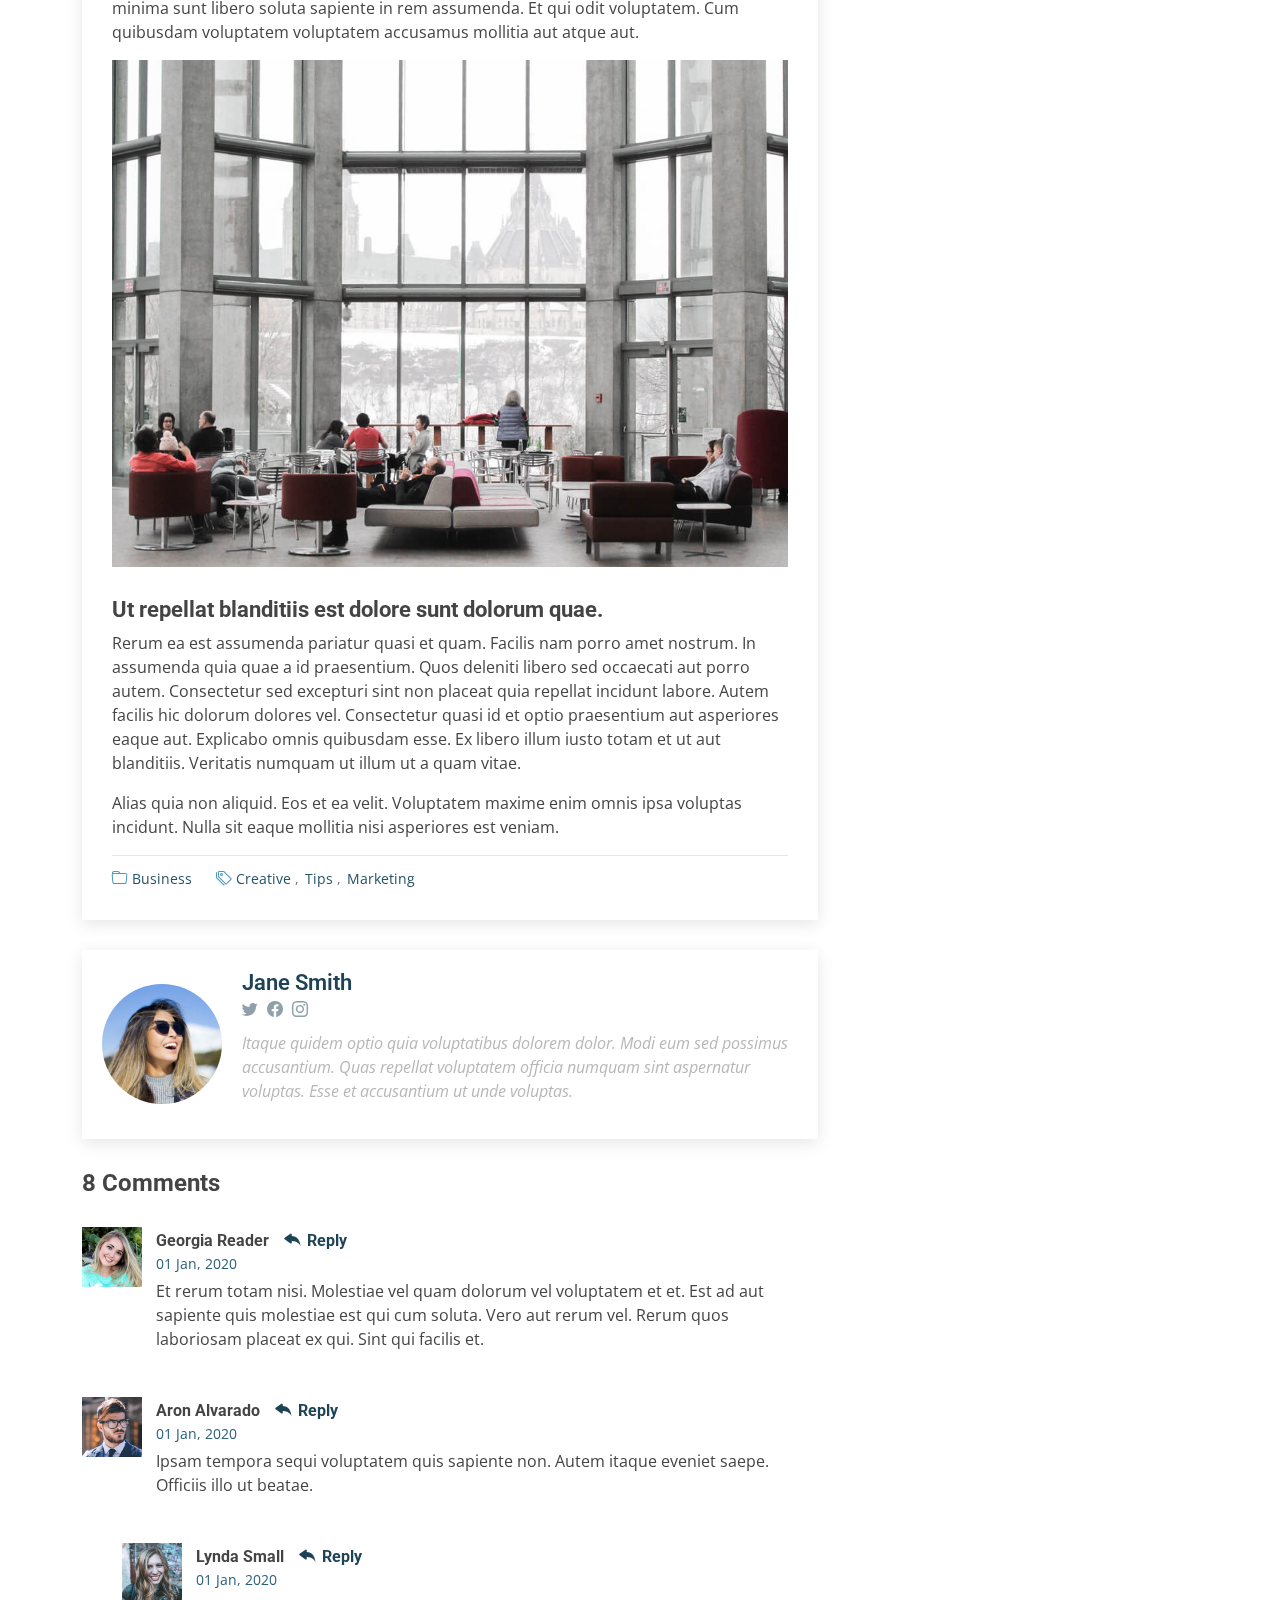
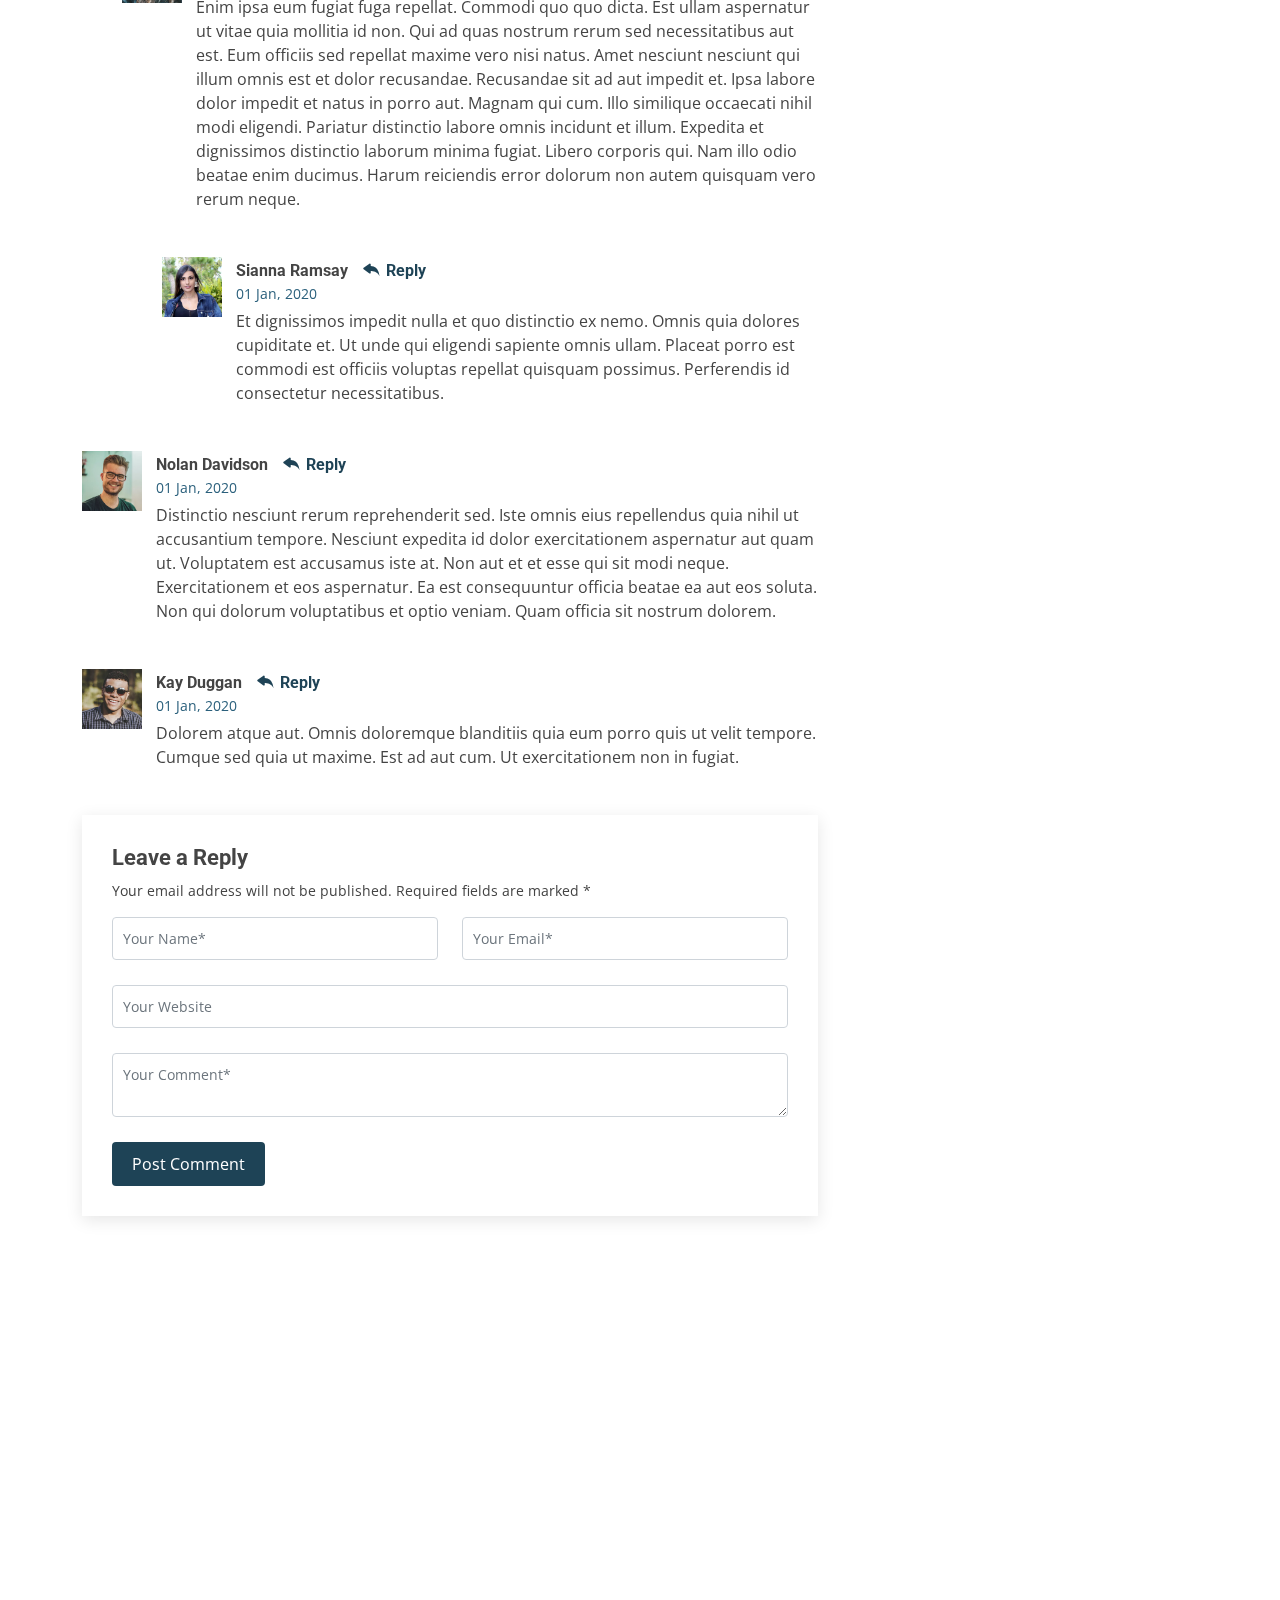
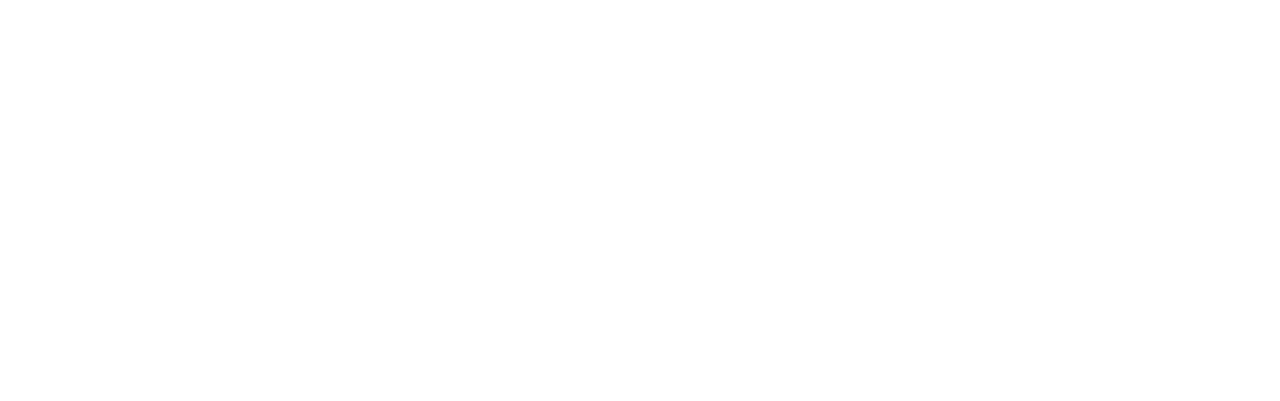
<file: Moderna/blog-single.html>
<!DOCTYPE html>
<html lang="en">

<head>
  <meta charset="utf-8">
  <meta content="width=device-width, initial-scale=1.0" name="viewport">

  <title>Blog Single - Moderna Bootstrap Template</title>
  <meta content="" name="description">
  <meta content="" name="keywords">

  <!-- Favicons -->
  <link href="assets/img/favicon.png" rel="icon">
  <link href="assets/img/apple-touch-icon.png" rel="apple-touch-icon">

  <!-- Google Fonts -->
  <link href="https://fonts.googleapis.com/css?family=Open+Sans:300,300i,400,400i,600,600i,700,700i|Roboto:300,300i,400,400i,500,500i,700,700i&display=swap" rel="stylesheet">

  <!-- Vendor CSS Files -->
  <link href="assets/vendor/animate.css/animate.min.css" rel="stylesheet">
  <link href="assets/vendor/aos/aos.css" rel="stylesheet">
  <link href="assets/vendor/bootstrap/css/bootstrap.min.css" rel="stylesheet">
  <link href="assets/vendor/bootstrap-icons/bootstrap-icons.css" rel="stylesheet">
  <link href="assets/vendor/boxicons/css/boxicons.min.css" rel="stylesheet">
  <link href="assets/vendor/glightbox/css/glightbox.min.css" rel="stylesheet">
  <link href="assets/vendor/swiper/swiper-bundle.min.css" rel="stylesheet">

  <!-- Template Main CSS File -->
  <link href="assets/css/style.css" rel="stylesheet">

  <!-- =======================================================
  * Template Name: Moderna - v4.8.0
  * Template URL: https://bootstrapmade.com/free-bootstrap-template-corporate-moderna/
  * Author: BootstrapMade.com
  * License: https://bootstrapmade.com/license/
  ======================================================== -->
</head>

<body>

  <!-- ======= Header ======= -->
  <header id="header" class="fixed-top d-flex align-items-center ">
    <div class="container d-flex justify-content-between align-items-center">

      <div class="logo">
        <h1 class="text-light"><a href="index.html"><span>Moderna</span></a></h1>
        <!-- Uncomment below if you prefer to use an image logo -->
        <!-- <a href="index.html"><img src="assets/img/logo.png" alt="" class="img-fluid"></a>-->
      </div>

      <nav id="navbar" class="navbar">
        <ul>
          <li><a class="" href="index.html">Home</a></li>
          <li><a href="about.html">About</a></li>
          <li><a href="services.html">Services</a></li>
          <li><a href="portfolio.html">Portfolio</a></li>
          <li><a href="team.html">Team</a></li>
          <li><a class="active" href="blog.html">Blog</a></li>
          <li class="dropdown"><a href="#"><span>Drop Down</span> <i class="bi bi-chevron-down"></i></a>
            <ul>
              <li><a href="#">Drop Down 1</a></li>
              <li class="dropdown"><a href="#"><span>Deep Drop Down</span> <i class="bi bi-chevron-right"></i></a>
                <ul>
                  <li><a href="#">Deep Drop Down 1</a></li>
                  <li><a href="#">Deep Drop Down 2</a></li>
                  <li><a href="#">Deep Drop Down 3</a></li>
                  <li><a href="#">Deep Drop Down 4</a></li>
                  <li><a href="#">Deep Drop Down 5</a></li>
                </ul>
              </li>
              <li><a href="#">Drop Down 2</a></li>
              <li><a href="#">Drop Down 3</a></li>
              <li><a href="#">Drop Down 4</a></li>
            </ul>
          </li>
          <li><a href="contact.html">Contact Us</a></li>
        </ul>
        <i class="bi bi-list mobile-nav-toggle"></i>
      </nav><!-- .navbar -->

    </div>
  </header><!-- End Header -->

  <main id="main">

    <!-- ======= Blog Section ======= -->
    <section class="breadcrumbs">
      <div class="container">

        <div class="d-flex justify-content-between align-items-center">
          <h2>Blog</h2>

          <ol>
            <li><a href="index.html">Home</a></li>
            <li><a href="blog.html">Blog</a></li>
            <li>Dolorum optio tempore voluptas dignissimos cumque fuga qui quibusdam quia reiciendis</li>
          </ol>
        </div>

      </div>
    </section><!-- End Blog Section -->

    <!-- ======= Blog Single Section ======= -->
    <section id="blog" class="blog">
      <div class="container" data-aos="fade-up">

        <div class="row">

          <div class="col-lg-8 entries">

            <article class="entry entry-single">

              <div class="entry-img">
                <img src="assets/img/blog/blog-1.jpg" alt="" class="img-fluid">
              </div>

              <h2 class="entry-title">
                <a href="blog-single.html">Dolorum optio tempore voluptas dignissimos cumque fuga qui quibusdam quia</a>
              </h2>

              <div class="entry-meta">
                <ul>
                  <li class="d-flex align-items-center"><i class="bi bi-person"></i> <a href="blog-single.html">John Doe</a></li>
                  <li class="d-flex align-items-center"><i class="bi bi-clock"></i> <a href="blog-single.html"><time datetime="2020-01-01">Jan 1, 2020</time></a></li>
                  <li class="d-flex align-items-center"><i class="bi bi-chat-dots"></i> <a href="blog-single.html">12 Comments</a></li>
                </ul>
              </div>

              <div class="entry-content">
                <p>
                  Similique neque nam consequuntur ad non maxime aliquam quas. Quibusdam animi praesentium. Aliquam et laboriosam eius aut nostrum quidem aliquid dicta.
                  Et eveniet enim. Qui velit est ea dolorem doloremque deleniti aperiam unde soluta. Est cum et quod quos aut ut et sit sunt. Voluptate porro consequatur assumenda perferendis dolore.
                </p>

                <p>
                  Sit repellat hic cupiditate hic ut nemo. Quis nihil sunt non reiciendis. Sequi in accusamus harum vel aspernatur. Excepturi numquam nihil cumque odio. Et voluptate cupiditate.
                </p>

                <blockquote>
                  <p>
                    Et vero doloremque tempore voluptatem ratione vel aut. Deleniti sunt animi aut. Aut eos aliquam doloribus minus autem quos.
                  </p>
                </blockquote>

                <p>
                  Sed quo laboriosam qui architecto. Occaecati repellendus omnis dicta inventore tempore provident voluptas mollitia aliquid. Id repellendus quia. Asperiores nihil magni dicta est suscipit perspiciatis. Voluptate ex rerum assumenda dolores nihil quaerat.
                  Dolor porro tempora et quibusdam voluptas. Beatae aut at ad qui tempore corrupti velit quisquam rerum. Omnis dolorum exercitationem harum qui qui blanditiis neque.
                  Iusto autem itaque. Repudiandae hic quae aspernatur ea neque qui. Architecto voluptatem magni. Vel magnam quod et tempora deleniti error rerum nihil tempora.
                </p>

                <h3>Et quae iure vel ut odit alias.</h3>
                <p>
                  Officiis animi maxime nulla quo et harum eum quis a. Sit hic in qui quos fugit ut rerum atque. Optio provident dolores atque voluptatem rem excepturi molestiae qui. Voluptatem laborum omnis ullam quibusdam perspiciatis nulla nostrum. Voluptatum est libero eum nesciunt aliquid qui.
                  Quia et suscipit non sequi. Maxime sed odit. Beatae nesciunt nesciunt accusamus quia aut ratione aspernatur dolor. Sint harum eveniet dicta exercitationem minima. Exercitationem omnis asperiores natus aperiam dolor consequatur id ex sed. Quibusdam rerum dolores sint consequatur quidem ea.
                  Beatae minima sunt libero soluta sapiente in rem assumenda. Et qui odit voluptatem. Cum quibusdam voluptatem voluptatem accusamus mollitia aut atque aut.
                </p>
                <img src="assets/img/blog/blog-inside-post.jpg" class="img-fluid" alt="">

                <h3>Ut repellat blanditiis est dolore sunt dolorum quae.</h3>
                <p>
                  Rerum ea est assumenda pariatur quasi et quam. Facilis nam porro amet nostrum. In assumenda quia quae a id praesentium. Quos deleniti libero sed occaecati aut porro autem. Consectetur sed excepturi sint non placeat quia repellat incidunt labore. Autem facilis hic dolorum dolores vel.
                  Consectetur quasi id et optio praesentium aut asperiores eaque aut. Explicabo omnis quibusdam esse. Ex libero illum iusto totam et ut aut blanditiis. Veritatis numquam ut illum ut a quam vitae.
                </p>
                <p>
                  Alias quia non aliquid. Eos et ea velit. Voluptatem maxime enim omnis ipsa voluptas incidunt. Nulla sit eaque mollitia nisi asperiores est veniam.
                </p>

              </div>

              <div class="entry-footer">
                <i class="bi bi-folder"></i>
                <ul class="cats">
                  <li><a href="#">Business</a></li>
                </ul>

                <i class="bi bi-tags"></i>
                <ul class="tags">
                  <li><a href="#">Creative</a></li>
                  <li><a href="#">Tips</a></li>
                  <li><a href="#">Marketing</a></li>
                </ul>
              </div>

            </article><!-- End blog entry -->

            <div class="blog-author d-flex align-items-center">
              <img src="assets/img/blog/blog-author.jpg" class="rounded-circle float-left" alt="">
              <div>
                <h4>Jane Smith</h4>
                <div class="social-links">
                  <a href="https://twitters.com/#"><i class="bi bi-twitter"></i></a>
                  <a href="https://facebook.com/#"><i class="bi bi-facebook"></i></a>
                  <a href="https://instagram.com/#"><i class="biu bi-instagram"></i></a>
                </div>
                <p>
                  Itaque quidem optio quia voluptatibus dolorem dolor. Modi eum sed possimus accusantium. Quas repellat voluptatem officia numquam sint aspernatur voluptas. Esse et accusantium ut unde voluptas.
                </p>
              </div>
            </div><!-- End blog author bio -->

            <div class="blog-comments">

              <h4 class="comments-count">8 Comments</h4>

              <div id="comment-1" class="comment">
                <div class="d-flex">
                  <div class="comment-img"><img src="assets/img/blog/comments-1.jpg" alt=""></div>
                  <div>
                    <h5><a href="">Georgia Reader</a> <a href="#" class="reply"><i class="bi bi-reply-fill"></i> Reply</a></h5>
                    <time datetime="2020-01-01">01 Jan, 2020</time>
                    <p>
                      Et rerum totam nisi. Molestiae vel quam dolorum vel voluptatem et et. Est ad aut sapiente quis molestiae est qui cum soluta.
                      Vero aut rerum vel. Rerum quos laboriosam placeat ex qui. Sint qui facilis et.
                    </p>
                  </div>
                </div>
              </div><!-- End comment #1 -->

              <div id="comment-2" class="comment">
                <div class="d-flex">
                  <div class="comment-img"><img src="assets/img/blog/comments-2.jpg" alt=""></div>
                  <div>
                    <h5><a href="">Aron Alvarado</a> <a href="#" class="reply"><i class="bi bi-reply-fill"></i> Reply</a></h5>
                    <time datetime="2020-01-01">01 Jan, 2020</time>
                    <p>
                      Ipsam tempora sequi voluptatem quis sapiente non. Autem itaque eveniet saepe. Officiis illo ut beatae.
                    </p>
                  </div>
                </div>

                <div id="comment-reply-1" class="comment comment-reply">
                  <div class="d-flex">
                    <div class="comment-img"><img src="assets/img/blog/comments-3.jpg" alt=""></div>
                    <div>
                      <h5><a href="">Lynda Small</a> <a href="#" class="reply"><i class="bi bi-reply-fill"></i> Reply</a></h5>
                      <time datetime="2020-01-01">01 Jan, 2020</time>
                      <p>
                        Enim ipsa eum fugiat fuga repellat. Commodi quo quo dicta. Est ullam aspernatur ut vitae quia mollitia id non. Qui ad quas nostrum rerum sed necessitatibus aut est. Eum officiis sed repellat maxime vero nisi natus. Amet nesciunt nesciunt qui illum omnis est et dolor recusandae.

                        Recusandae sit ad aut impedit et. Ipsa labore dolor impedit et natus in porro aut. Magnam qui cum. Illo similique occaecati nihil modi eligendi. Pariatur distinctio labore omnis incidunt et illum. Expedita et dignissimos distinctio laborum minima fugiat.

                        Libero corporis qui. Nam illo odio beatae enim ducimus. Harum reiciendis error dolorum non autem quisquam vero rerum neque.
                      </p>
                    </div>
                  </div>

                  <div id="comment-reply-2" class="comment comment-reply">
                    <div class="d-flex">
                      <div class="comment-img"><img src="assets/img/blog/comments-4.jpg" alt=""></div>
                      <div>
                        <h5><a href="">Sianna Ramsay</a> <a href="#" class="reply"><i class="bi bi-reply-fill"></i> Reply</a></h5>
                        <time datetime="2020-01-01">01 Jan, 2020</time>
                        <p>
                          Et dignissimos impedit nulla et quo distinctio ex nemo. Omnis quia dolores cupiditate et. Ut unde qui eligendi sapiente omnis ullam. Placeat porro est commodi est officiis voluptas repellat quisquam possimus. Perferendis id consectetur necessitatibus.
                        </p>
                      </div>
                    </div>

                  </div><!-- End comment reply #2-->

                </div><!-- End comment reply #1-->

              </div><!-- End comment #2-->

              <div id="comment-3" class="comment">
                <div class="d-flex">
                  <div class="comment-img"><img src="assets/img/blog/comments-5.jpg" alt=""></div>
                  <div>
                    <h5><a href="">Nolan Davidson</a> <a href="#" class="reply"><i class="bi bi-reply-fill"></i> Reply</a></h5>
                    <time datetime="2020-01-01">01 Jan, 2020</time>
                    <p>
                      Distinctio nesciunt rerum reprehenderit sed. Iste omnis eius repellendus quia nihil ut accusantium tempore. Nesciunt expedita id dolor exercitationem aspernatur aut quam ut. Voluptatem est accusamus iste at.
                      Non aut et et esse qui sit modi neque. Exercitationem et eos aspernatur. Ea est consequuntur officia beatae ea aut eos soluta. Non qui dolorum voluptatibus et optio veniam. Quam officia sit nostrum dolorem.
                    </p>
                  </div>
                </div>

              </div><!-- End comment #3 -->

              <div id="comment-4" class="comment">
                <div class="d-flex">
                  <div class="comment-img"><img src="assets/img/blog/comments-6.jpg" alt=""></div>
                  <div>
                    <h5><a href="">Kay Duggan</a> <a href="#" class="reply"><i class="bi bi-reply-fill"></i> Reply</a></h5>
                    <time datetime="2020-01-01">01 Jan, 2020</time>
                    <p>
                      Dolorem atque aut. Omnis doloremque blanditiis quia eum porro quis ut velit tempore. Cumque sed quia ut maxime. Est ad aut cum. Ut exercitationem non in fugiat.
                    </p>
                  </div>
                </div>

              </div><!-- End comment #4 -->

              <div class="reply-form">
                <h4>Leave a Reply</h4>
                <p>Your email address will not be published. Required fields are marked * </p>
                <form action="">
                  <div class="row">
                    <div class="col-md-6 form-group">
                      <input name="name" type="text" class="form-control" placeholder="Your Name*">
                    </div>
                    <div class="col-md-6 form-group">
                      <input name="email" type="text" class="form-control" placeholder="Your Email*">
                    </div>
                  </div>
                  <div class="row">
                    <div class="col form-group">
                      <input name="website" type="text" class="form-control" placeholder="Your Website">
                    </div>
                  </div>
                  <div class="row">
                    <div class="col form-group">
                      <textarea name="comment" class="form-control" placeholder="Your Comment*"></textarea>
                    </div>
                  </div>
                  <button type="submit" class="btn btn-primary">Post Comment</button>

                </form>

              </div>

            </div><!-- End blog comments -->

          </div><!-- End blog entries list -->

          <div class="col-lg-4">

            <div class="sidebar">

              <h3 class="sidebar-title">Search</h3>
              <div class="sidebar-item search-form">
                <form action="">
                  <input type="text">
                  <button type="submit"><i class="bi bi-search"></i></button>
                </form>
              </div><!-- End sidebar search formn-->

              <h3 class="sidebar-title">Categories</h3>
              <div class="sidebar-item categories">
                <ul>
                  <li><a href="#">General <span>(25)</span></a></li>
                  <li><a href="#">Lifestyle <span>(12)</span></a></li>
                  <li><a href="#">Travel <span>(5)</span></a></li>
                  <li><a href="#">Design <span>(22)</span></a></li>
                  <li><a href="#">Creative <span>(8)</span></a></li>
                  <li><a href="#">Educaion <span>(14)</span></a></li>
                </ul>
              </div><!-- End sidebar categories-->

              <h3 class="sidebar-title">Recent Posts</h3>
              <div class="sidebar-item recent-posts">
                <div class="post-item clearfix">
                  <img src="assets/img/blog/blog-recent-1.jpg" alt="">
                  <h4><a href="blog-single.html">Nihil blanditiis at in nihil autem</a></h4>
                  <time datetime="2020-01-01">Jan 1, 2020</time>
                </div>

                <div class="post-item clearfix">
                  <img src="assets/img/blog/blog-recent-2.jpg" alt="">
                  <h4><a href="blog-single.html">Quidem autem et impedit</a></h4>
                  <time datetime="2020-01-01">Jan 1, 2020</time>
                </div>

                <div class="post-item clearfix">
                  <img src="assets/img/blog/blog-recent-3.jpg" alt="">
                  <h4><a href="blog-single.html">Id quia et et ut maxime similique occaecati ut</a></h4>
                  <time datetime="2020-01-01">Jan 1, 2020</time>
                </div>

                <div class="post-item clearfix">
                  <img src="assets/img/blog/blog-recent-4.jpg" alt="">
                  <h4><a href="blog-single.html">Laborum corporis quo dara net para</a></h4>
                  <time datetime="2020-01-01">Jan 1, 2020</time>
                </div>

                <div class="post-item clearfix">
                  <img src="assets/img/blog/blog-recent-5.jpg" alt="">
                  <h4><a href="blog-single.html">Et dolores corrupti quae illo quod dolor</a></h4>
                  <time datetime="2020-01-01">Jan 1, 2020</time>
                </div>

              </div><!-- End sidebar recent posts-->

              <h3 class="sidebar-title">Tags</h3>
              <div class="sidebar-item tags">
                <ul>
                  <li><a href="#">App</a></li>
                  <li><a href="#">IT</a></li>
                  <li><a href="#">Business</a></li>
                  <li><a href="#">Mac</a></li>
                  <li><a href="#">Design</a></li>
                  <li><a href="#">Office</a></li>
                  <li><a href="#">Creative</a></li>
                  <li><a href="#">Studio</a></li>
                  <li><a href="#">Smart</a></li>
                  <li><a href="#">Tips</a></li>
                  <li><a href="#">Marketing</a></li>
                </ul>
              </div><!-- End sidebar tags-->

            </div><!-- End sidebar -->

          </div><!-- End blog sidebar -->

        </div>

      </div>
    </section><!-- End Blog Single Section -->

  </main><!-- End #main -->

  <!-- ======= Footer ======= -->
  <footer id="footer" data-aos="fade-up" data-aos-easing="ease-in-out" data-aos-duration="500">

    <div class="footer-newsletter">
      <div class="container">
        <div class="row">
          <div class="col-lg-6">
            <h4>Our Newsletter</h4>
            <p>Tamen quem nulla quae legam multos aute sint culpa legam noster magna</p>
          </div>
          <div class="col-lg-6">
            <form action="" method="post">
              <input type="email" name="email"><input type="submit" value="Subscribe">
            </form>
          </div>
        </div>
      </div>
    </div>

    <div class="footer-top">
      <div class="container">
        <div class="row">

          <div class="col-lg-3 col-md-6 footer-links">
            <h4>Useful Links</h4>
            <ul>
              <li><i class="bx bx-chevron-right"></i> <a href="#">Home</a></li>
              <li><i class="bx bx-chevron-right"></i> <a href="#">About us</a></li>
              <li><i class="bx bx-chevron-right"></i> <a href="#">Services</a></li>
              <li><i class="bx bx-chevron-right"></i> <a href="#">Terms of service</a></li>
              <li><i class="bx bx-chevron-right"></i> <a href="#">Privacy policy</a></li>
            </ul>
          </div>

          <div class="col-lg-3 col-md-6 footer-links">
            <h4>Our Services</h4>
            <ul>
              <li><i class="bx bx-chevron-right"></i> <a href="#">Web Design</a></li>
              <li><i class="bx bx-chevron-right"></i> <a href="#">Web Development</a></li>
              <li><i class="bx bx-chevron-right"></i> <a href="#">Product Management</a></li>
              <li><i class="bx bx-chevron-right"></i> <a href="#">Marketing</a></li>
              <li><i class="bx bx-chevron-right"></i> <a href="#">Graphic Design</a></li>
            </ul>
          </div>

          <div class="col-lg-3 col-md-6 footer-contact">
            <h4>Contact Us</h4>
            <p>
              A108 Adam Street <br>
              New York, NY 535022<br>
              United States <br><br>
              <strong>Phone:</strong> +1 5589 55488 55<br>
              <strong>Email:</strong> info@example.com<br>
            </p>

          </div>

          <div class="col-lg-3 col-md-6 footer-info">
            <h3>About Moderna</h3>
            <p>Cras fermentum odio eu feugiat lide par naso tierra. Justo eget nada terra videa magna derita valies darta donna mare fermentum iaculis eu non diam phasellus.</p>
            <div class="social-links mt-3">
              <a href="#" class="twitter"><i class="bx bxl-twitter"></i></a>
              <a href="#" class="facebook"><i class="bx bxl-facebook"></i></a>
              <a href="#" class="instagram"><i class="bx bxl-instagram"></i></a>
              <a href="#" class="linkedin"><i class="bx bxl-linkedin"></i></a>
            </div>
          </div>

        </div>
      </div>
    </div>

    <div class="container">
      <div class="copyright">
        &copy; Copyright <strong><span>Moderna</span></strong>. All Rights Reserved
      </div>
      <div class="credits">
        <!-- All the links in the footer should remain intact. -->
        <!-- You can delete the links only if you purchased the pro version. -->
        <!-- Licensing information: https://bootstrapmade.com/license/ -->
        <!-- Purchase the pro version with working PHP/AJAX contact form: https://bootstrapmade.com/free-bootstrap-template-corporate-moderna/ -->
        Designed by <a href="https://bootstrapmade.com/">BootstrapMade</a>
      </div>
    </div>
  </footer><!-- End Footer -->

  <a href="#" class="back-to-top d-flex align-items-center justify-content-center"><i class="bi bi-arrow-up-short"></i></a>

  <!-- Vendor JS Files -->
  <script src="assets/vendor/purecounter/purecounter.js"></script>
  <script src="assets/vendor/aos/aos.js"></script>
  <script src="assets/vendor/bootstrap/js/bootstrap.bundle.min.js"></script>
  <script src="assets/vendor/glightbox/js/glightbox.min.js"></script>
  <script src="assets/vendor/isotope-layout/isotope.pkgd.min.js"></script>
  <script src="assets/vendor/swiper/swiper-bundle.min.js"></script>
  <script src="assets/vendor/waypoints/noframework.waypoints.js"></script>
  <script src="assets/vendor/php-email-form/validate.js"></script>

  <!-- Template Main JS File -->
  <script src="assets/js/main.js"></script>

</body>

</html>
</file>
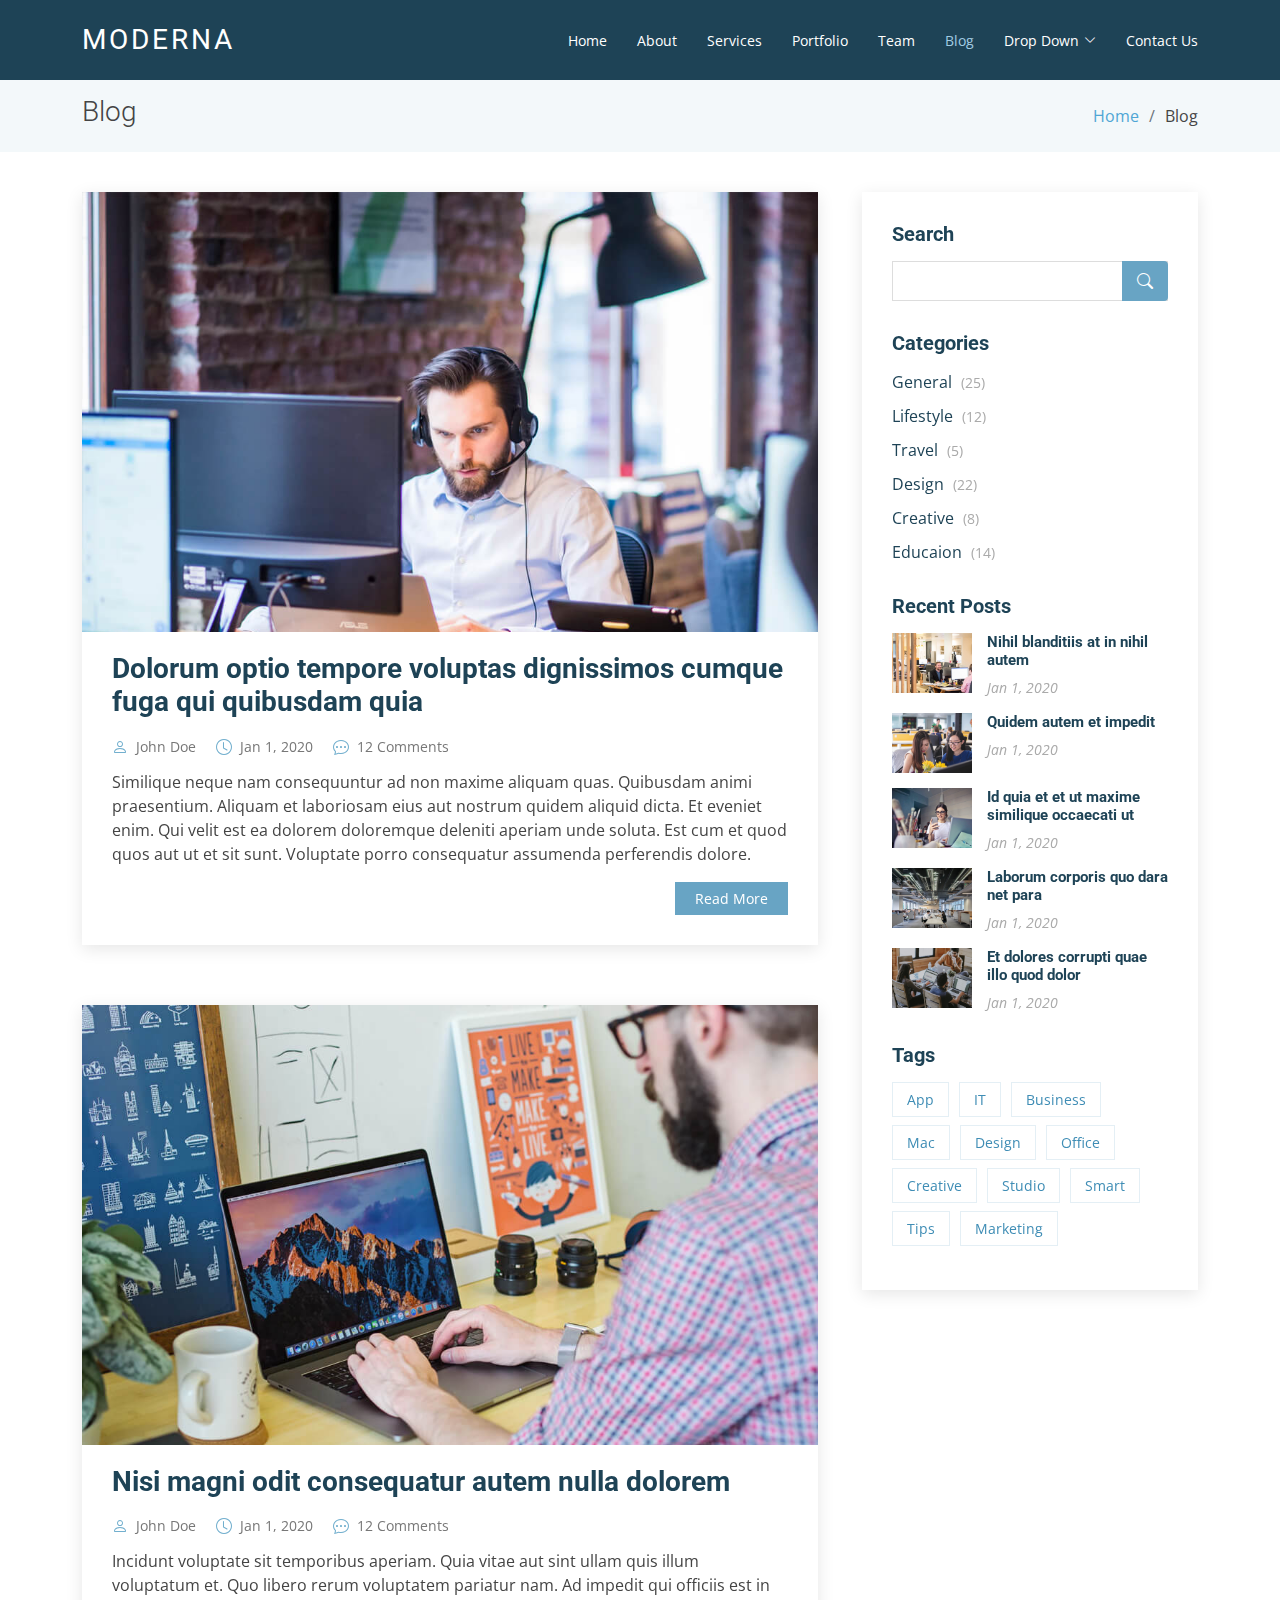
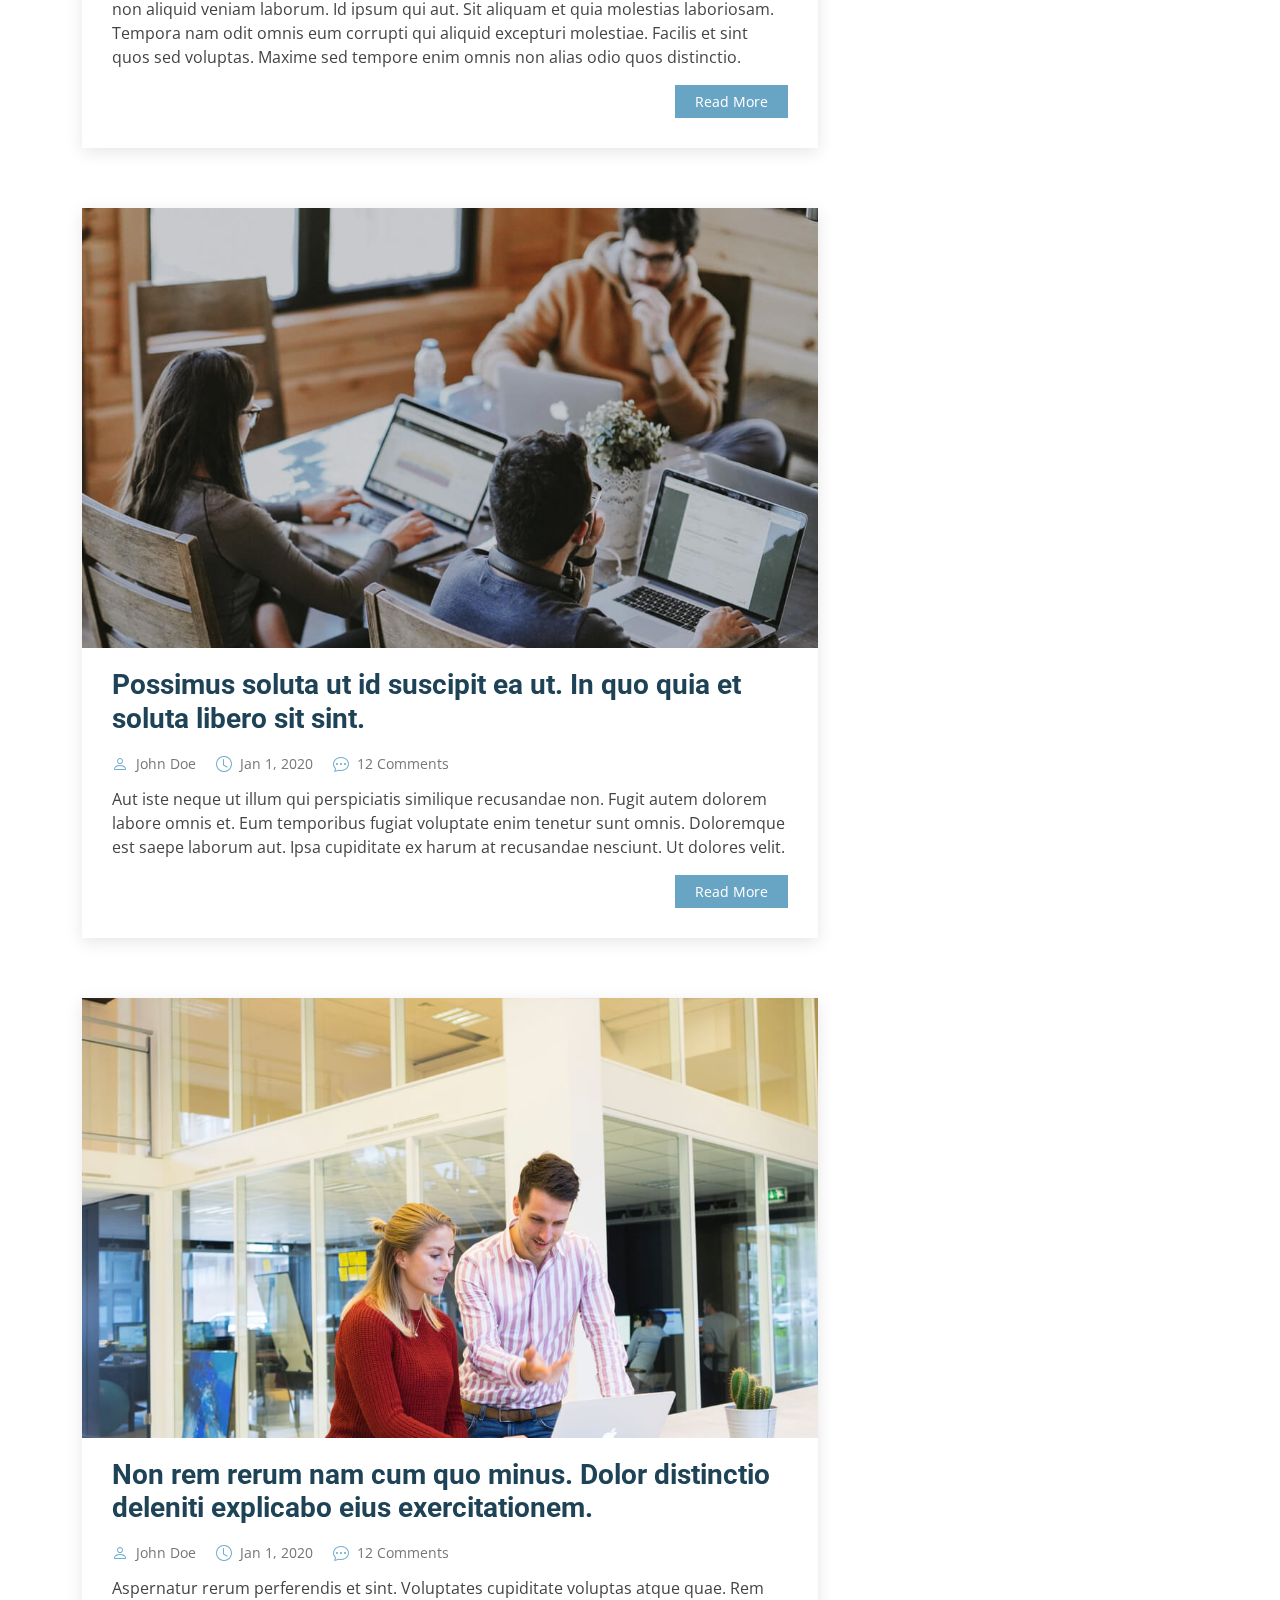
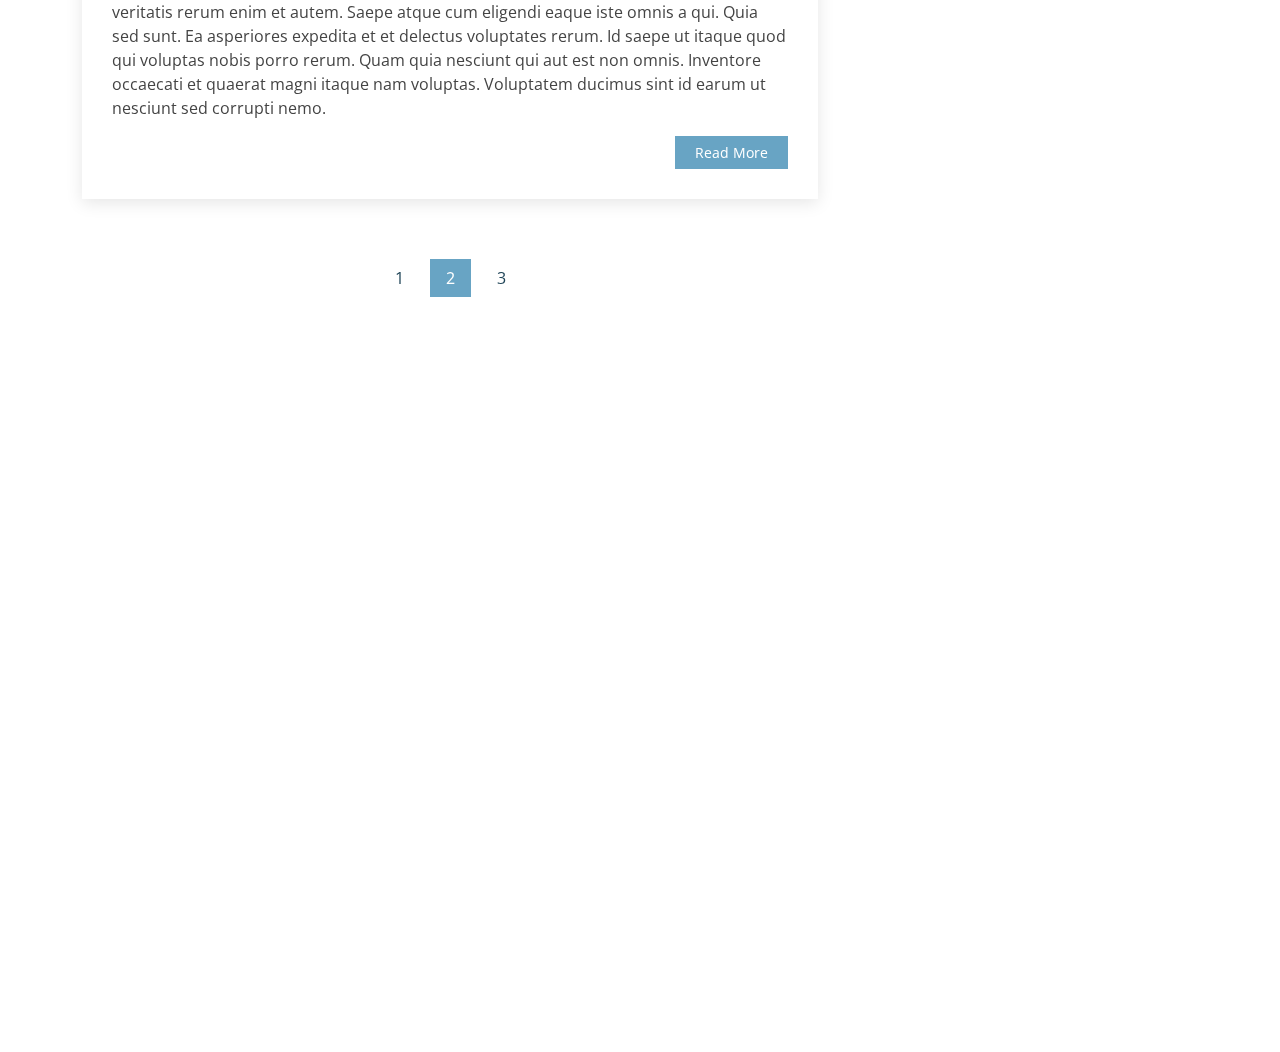
<file: Moderna/blog.html>
<!DOCTYPE html>
<html lang="en">

<head>
  <meta charset="utf-8">
  <meta content="width=device-width, initial-scale=1.0" name="viewport">

  <title>Blog - Moderna Bootstrap Template</title>
  <meta content="" name="description">
  <meta content="" name="keywords">

  <!-- Favicons -->
  <link href="assets/img/favicon.png" rel="icon">
  <link href="assets/img/apple-touch-icon.png" rel="apple-touch-icon">

  <!-- Google Fonts -->
  <link href="https://fonts.googleapis.com/css?family=Open+Sans:300,300i,400,400i,600,600i,700,700i|Roboto:300,300i,400,400i,500,500i,700,700i&display=swap" rel="stylesheet">

  <!-- Vendor CSS Files -->
  <link href="assets/vendor/animate.css/animate.min.css" rel="stylesheet">
  <link href="assets/vendor/aos/aos.css" rel="stylesheet">
  <link href="assets/vendor/bootstrap/css/bootstrap.min.css" rel="stylesheet">
  <link href="assets/vendor/bootstrap-icons/bootstrap-icons.css" rel="stylesheet">
  <link href="assets/vendor/boxicons/css/boxicons.min.css" rel="stylesheet">
  <link href="assets/vendor/glightbox/css/glightbox.min.css" rel="stylesheet">
  <link href="assets/vendor/swiper/swiper-bundle.min.css" rel="stylesheet">

  <!-- Template Main CSS File -->
  <link href="assets/css/style.css" rel="stylesheet">

  <!-- =======================================================
  * Template Name: Moderna - v4.8.0
  * Template URL: https://bootstrapmade.com/free-bootstrap-template-corporate-moderna/
  * Author: BootstrapMade.com
  * License: https://bootstrapmade.com/license/
  ======================================================== -->
</head>

<body>

  <!-- ======= Header ======= -->
  <header id="header" class="fixed-top d-flex align-items-center ">
    <div class="container d-flex justify-content-between align-items-center">

      <div class="logo">
        <h1 class="text-light"><a href="index.html"><span>Moderna</span></a></h1>
        <!-- Uncomment below if you prefer to use an image logo -->
        <!-- <a href="index.html"><img src="assets/img/logo.png" alt="" class="img-fluid"></a>-->
      </div>

      <nav id="navbar" class="navbar">
        <ul>
          <li><a class="" href="index.html">Home</a></li>
          <li><a href="about.html">About</a></li>
          <li><a href="services.html">Services</a></li>
          <li><a href="portfolio.html">Portfolio</a></li>
          <li><a href="team.html">Team</a></li>
          <li><a class="active" href="blog.html">Blog</a></li>
          <li class="dropdown"><a href="#"><span>Drop Down</span> <i class="bi bi-chevron-down"></i></a>
            <ul>
              <li><a href="#">Drop Down 1</a></li>
              <li class="dropdown"><a href="#"><span>Deep Drop Down</span> <i class="bi bi-chevron-right"></i></a>
                <ul>
                  <li><a href="#">Deep Drop Down 1</a></li>
                  <li><a href="#">Deep Drop Down 2</a></li>
                  <li><a href="#">Deep Drop Down 3</a></li>
                  <li><a href="#">Deep Drop Down 4</a></li>
                  <li><a href="#">Deep Drop Down 5</a></li>
                </ul>
              </li>
              <li><a href="#">Drop Down 2</a></li>
              <li><a href="#">Drop Down 3</a></li>
              <li><a href="#">Drop Down 4</a></li>
            </ul>
          </li>
          <li><a href="contact.html">Contact Us</a></li>
        </ul>
        <i class="bi bi-list mobile-nav-toggle"></i>
      </nav><!-- .navbar -->

    </div>
  </header><!-- End Header -->

  <main id="main">

    <!-- ======= Blog Section ======= -->
    <section class="breadcrumbs">
      <div class="container">

        <div class="d-flex justify-content-between align-items-center">
          <h2>Blog</h2>

          <ol>
            <li><a href="index.html">Home</a></li>
            <li>Blog</li>
          </ol>
        </div>

      </div>
    </section><!-- End Blog Section -->

    <!-- ======= Blog Section ======= -->
    <section id="blog" class="blog">
      <div class="container" data-aos="fade-up">

        <div class="row">

          <div class="col-lg-8 entries">

            <article class="entry">

              <div class="entry-img">
                <img src="assets/img/blog/blog-1.jpg" alt="" class="img-fluid">
              </div>

              <h2 class="entry-title">
                <a href="blog-single.html">Dolorum optio tempore voluptas dignissimos cumque fuga qui quibusdam quia</a>
              </h2>

              <div class="entry-meta">
                <ul>
                  <li class="d-flex align-items-center"><i class="bi bi-person"></i> <a href="blog-single.html">John Doe</a></li>
                  <li class="d-flex align-items-center"><i class="bi bi-clock"></i> <a href="blog-single.html"><time datetime="2020-01-01">Jan 1, 2020</time></a></li>
                  <li class="d-flex align-items-center"><i class="bi bi-chat-dots"></i> <a href="blog-single.html">12 Comments</a></li>
                </ul>
              </div>

              <div class="entry-content">
                <p>
                  Similique neque nam consequuntur ad non maxime aliquam quas. Quibusdam animi praesentium. Aliquam et laboriosam eius aut nostrum quidem aliquid dicta.
                  Et eveniet enim. Qui velit est ea dolorem doloremque deleniti aperiam unde soluta. Est cum et quod quos aut ut et sit sunt. Voluptate porro consequatur assumenda perferendis dolore.
                </p>
                <div class="read-more">
                  <a href="blog-single.html">Read More</a>
                </div>
              </div>

            </article><!-- End blog entry -->

            <article class="entry">

              <div class="entry-img">
                <img src="assets/img/blog/blog-2.jpg" alt="" class="img-fluid">
              </div>

              <h2 class="entry-title">
                <a href="blog-single.html">Nisi magni odit consequatur autem nulla dolorem</a>
              </h2>

              <div class="entry-meta">
                <ul>
                  <li class="d-flex align-items-center"><i class="bi bi-person"></i> <a href="blog-single.html">John Doe</a></li>
                  <li class="d-flex align-items-center"><i class="bi bi-clock"></i> <a href="blog-single.html"><time datetime="2020-01-01">Jan 1, 2020</time></a></li>
                  <li class="d-flex align-items-center"><i class="bi bi-chat-dots"></i> <a href="blog-single.html">12 Comments</a></li>
                </ul>
              </div>

              <div class="entry-content">
                <p>
                  Incidunt voluptate sit temporibus aperiam. Quia vitae aut sint ullam quis illum voluptatum et. Quo libero rerum voluptatem pariatur nam.
                  Ad impedit qui officiis est in non aliquid veniam laborum. Id ipsum qui aut. Sit aliquam et quia molestias laboriosam. Tempora nam odit omnis eum corrupti qui aliquid excepturi molestiae. Facilis et sint quos sed voluptas. Maxime sed tempore enim omnis non alias odio quos distinctio.
                </p>
                <div class="read-more">
                  <a href="blog-single.html">Read More</a>
                </div>
              </div>

            </article><!-- End blog entry -->

            <article class="entry">

              <div class="entry-img">
                <img src="assets/img/blog/blog-3.jpg" alt="" class="img-fluid">
              </div>

              <h2 class="entry-title">
                <a href="blog-single.html">Possimus soluta ut id suscipit ea ut. In quo quia et soluta libero sit sint.</a>
              </h2>

              <div class="entry-meta">
                <ul>
                  <li class="d-flex align-items-center"><i class="bi bi-person"></i> <a href="blog-single.html">John Doe</a></li>
                  <li class="d-flex align-items-center"><i class="bi bi-clock"></i> <a href="blog-single.html"><time datetime="2020-01-01">Jan 1, 2020</time></a></li>
                  <li class="d-flex align-items-center"><i class="bi bi-chat-dots"></i> <a href="blog-single.html">12 Comments</a></li>
                </ul>
              </div>

              <div class="entry-content">
                <p>
                  Aut iste neque ut illum qui perspiciatis similique recusandae non. Fugit autem dolorem labore omnis et. Eum temporibus fugiat voluptate enim tenetur sunt omnis.
                  Doloremque est saepe laborum aut. Ipsa cupiditate ex harum at recusandae nesciunt. Ut dolores velit.
                </p>
                <div class="read-more">
                  <a href="blog-single.html">Read More</a>
                </div>
              </div>

            </article><!-- End blog entry -->

            <article class="entry">

              <div class="entry-img">
                <img src="assets/img/blog/blog-4.jpg" alt="" class="img-fluid">
              </div>

              <h2 class="entry-title">
                <a href="blog-single.html">Non rem rerum nam cum quo minus. Dolor distinctio deleniti explicabo eius exercitationem.</a>
              </h2>

              <div class="entry-meta">
                <ul>
                  <li class="d-flex align-items-center"><i class="bi bi-person"></i> <a href="blog-single.html">John Doe</a></li>
                  <li class="d-flex align-items-center"><i class="bi bi-clock"></i> <a href="blog-single.html"><time datetime="2020-01-01">Jan 1, 2020</time></a></li>
                  <li class="d-flex align-items-center"><i class="bi bi-chat-dots"></i> <a href="blog-single.html">12 Comments</a></li>
                </ul>
              </div>

              <div class="entry-content">
                <p>
                  Aspernatur rerum perferendis et sint. Voluptates cupiditate voluptas atque quae. Rem veritatis rerum enim et autem. Saepe atque cum eligendi eaque iste omnis a qui.
                  Quia sed sunt. Ea asperiores expedita et et delectus voluptates rerum. Id saepe ut itaque quod qui voluptas nobis porro rerum. Quam quia nesciunt qui aut est non omnis. Inventore occaecati et quaerat magni itaque nam voluptas. Voluptatem ducimus sint id earum ut nesciunt sed corrupti nemo.
                </p>
                <div class="read-more">
                  <a href="blog-single.html">Read More</a>
                </div>
              </div>

            </article><!-- End blog entry -->

            <div class="blog-pagination">
              <ul class="justify-content-center">
                <li><a href="#">1</a></li>
                <li class="active"><a href="#">2</a></li>
                <li><a href="#">3</a></li>
              </ul>
            </div>

          </div><!-- End blog entries list -->

          <div class="col-lg-4">

            <div class="sidebar">

              <h3 class="sidebar-title">Search</h3>
              <div class="sidebar-item search-form">
                <form action="">
                  <input type="text">
                  <button type="submit"><i class="bi bi-search"></i></button>
                </form>
              </div><!-- End sidebar search formn-->

              <h3 class="sidebar-title">Categories</h3>
              <div class="sidebar-item categories">
                <ul>
                  <li><a href="#">General <span>(25)</span></a></li>
                  <li><a href="#">Lifestyle <span>(12)</span></a></li>
                  <li><a href="#">Travel <span>(5)</span></a></li>
                  <li><a href="#">Design <span>(22)</span></a></li>
                  <li><a href="#">Creative <span>(8)</span></a></li>
                  <li><a href="#">Educaion <span>(14)</span></a></li>
                </ul>
              </div><!-- End sidebar categories-->

              <h3 class="sidebar-title">Recent Posts</h3>
              <div class="sidebar-item recent-posts">
                <div class="post-item clearfix">
                  <img src="assets/img/blog/blog-recent-1.jpg" alt="">
                  <h4><a href="blog-single.html">Nihil blanditiis at in nihil autem</a></h4>
                  <time datetime="2020-01-01">Jan 1, 2020</time>
                </div>

                <div class="post-item clearfix">
                  <img src="assets/img/blog/blog-recent-2.jpg" alt="">
                  <h4><a href="blog-single.html">Quidem autem et impedit</a></h4>
                  <time datetime="2020-01-01">Jan 1, 2020</time>
                </div>

                <div class="post-item clearfix">
                  <img src="assets/img/blog/blog-recent-3.jpg" alt="">
                  <h4><a href="blog-single.html">Id quia et et ut maxime similique occaecati ut</a></h4>
                  <time datetime="2020-01-01">Jan 1, 2020</time>
                </div>

                <div class="post-item clearfix">
                  <img src="assets/img/blog/blog-recent-4.jpg" alt="">
                  <h4><a href="blog-single.html">Laborum corporis quo dara net para</a></h4>
                  <time datetime="2020-01-01">Jan 1, 2020</time>
                </div>

                <div class="post-item clearfix">
                  <img src="assets/img/blog/blog-recent-5.jpg" alt="">
                  <h4><a href="blog-single.html">Et dolores corrupti quae illo quod dolor</a></h4>
                  <time datetime="2020-01-01">Jan 1, 2020</time>
                </div>

              </div><!-- End sidebar recent posts-->

              <h3 class="sidebar-title">Tags</h3>
              <div class="sidebar-item tags">
                <ul>
                  <li><a href="#">App</a></li>
                  <li><a href="#">IT</a></li>
                  <li><a href="#">Business</a></li>
                  <li><a href="#">Mac</a></li>
                  <li><a href="#">Design</a></li>
                  <li><a href="#">Office</a></li>
                  <li><a href="#">Creative</a></li>
                  <li><a href="#">Studio</a></li>
                  <li><a href="#">Smart</a></li>
                  <li><a href="#">Tips</a></li>
                  <li><a href="#">Marketing</a></li>
                </ul>
              </div><!-- End sidebar tags-->

            </div><!-- End sidebar -->

          </div><!-- End blog sidebar -->

        </div>

      </div>
    </section><!-- End Blog Section -->

  </main><!-- End #main -->

  <!-- ======= Footer ======= -->
  <footer id="footer" data-aos="fade-up" data-aos-easing="ease-in-out" data-aos-duration="500">

    <div class="footer-newsletter">
      <div class="container">
        <div class="row">
          <div class="col-lg-6">
            <h4>Our Newsletter</h4>
            <p>Tamen quem nulla quae legam multos aute sint culpa legam noster magna</p>
          </div>
          <div class="col-lg-6">
            <form action="" method="post">
              <input type="email" name="email"><input type="submit" value="Subscribe">
            </form>
          </div>
        </div>
      </div>
    </div>

    <div class="footer-top">
      <div class="container">
        <div class="row">

          <div class="col-lg-3 col-md-6 footer-links">
            <h4>Useful Links</h4>
            <ul>
              <li><i class="bx bx-chevron-right"></i> <a href="#">Home</a></li>
              <li><i class="bx bx-chevron-right"></i> <a href="#">About us</a></li>
              <li><i class="bx bx-chevron-right"></i> <a href="#">Services</a></li>
              <li><i class="bx bx-chevron-right"></i> <a href="#">Terms of service</a></li>
              <li><i class="bx bx-chevron-right"></i> <a href="#">Privacy policy</a></li>
            </ul>
          </div>

          <div class="col-lg-3 col-md-6 footer-links">
            <h4>Our Services</h4>
            <ul>
              <li><i class="bx bx-chevron-right"></i> <a href="#">Web Design</a></li>
              <li><i class="bx bx-chevron-right"></i> <a href="#">Web Development</a></li>
              <li><i class="bx bx-chevron-right"></i> <a href="#">Product Management</a></li>
              <li><i class="bx bx-chevron-right"></i> <a href="#">Marketing</a></li>
              <li><i class="bx bx-chevron-right"></i> <a href="#">Graphic Design</a></li>
            </ul>
          </div>

          <div class="col-lg-3 col-md-6 footer-contact">
            <h4>Contact Us</h4>
            <p>
              A108 Adam Street <br>
              New York, NY 535022<br>
              United States <br><br>
              <strong>Phone:</strong> +1 5589 55488 55<br>
              <strong>Email:</strong> info@example.com<br>
            </p>

          </div>

          <div class="col-lg-3 col-md-6 footer-info">
            <h3>About Moderna</h3>
            <p>Cras fermentum odio eu feugiat lide par naso tierra. Justo eget nada terra videa magna derita valies darta donna mare fermentum iaculis eu non diam phasellus.</p>
            <div class="social-links mt-3">
              <a href="#" class="twitter"><i class="bx bxl-twitter"></i></a>
              <a href="#" class="facebook"><i class="bx bxl-facebook"></i></a>
              <a href="#" class="instagram"><i class="bx bxl-instagram"></i></a>
              <a href="#" class="linkedin"><i class="bx bxl-linkedin"></i></a>
            </div>
          </div>

        </div>
      </div>
    </div>

    <div class="container">
      <div class="copyright">
        &copy; Copyright <strong><span>Moderna</span></strong>. All Rights Reserved
      </div>
      <div class="credits">
        <!-- All the links in the footer should remain intact. -->
        <!-- You can delete the links only if you purchased the pro version. -->
        <!-- Licensing information: https://bootstrapmade.com/license/ -->
        <!-- Purchase the pro version with working PHP/AJAX contact form: https://bootstrapmade.com/free-bootstrap-template-corporate-moderna/ -->
        Designed by <a href="https://bootstrapmade.com/">BootstrapMade</a>
      </div>
    </div>
  </footer><!-- End Footer -->

  <a href="#" class="back-to-top d-flex align-items-center justify-content-center"><i class="bi bi-arrow-up-short"></i></a>

  <!-- Vendor JS Files -->
  <script src="assets/vendor/purecounter/purecounter.js"></script>
  <script src="assets/vendor/aos/aos.js"></script>
  <script src="assets/vendor/bootstrap/js/bootstrap.bundle.min.js"></script>
  <script src="assets/vendor/glightbox/js/glightbox.min.js"></script>
  <script src="assets/vendor/isotope-layout/isotope.pkgd.min.js"></script>
  <script src="assets/vendor/swiper/swiper-bundle.min.js"></script>
  <script src="assets/vendor/waypoints/noframework.waypoints.js"></script>
  <script src="assets/vendor/php-email-form/validate.js"></script>

  <!-- Template Main JS File -->
  <script src="assets/js/main.js"></script>

</body>

</html>
</file>
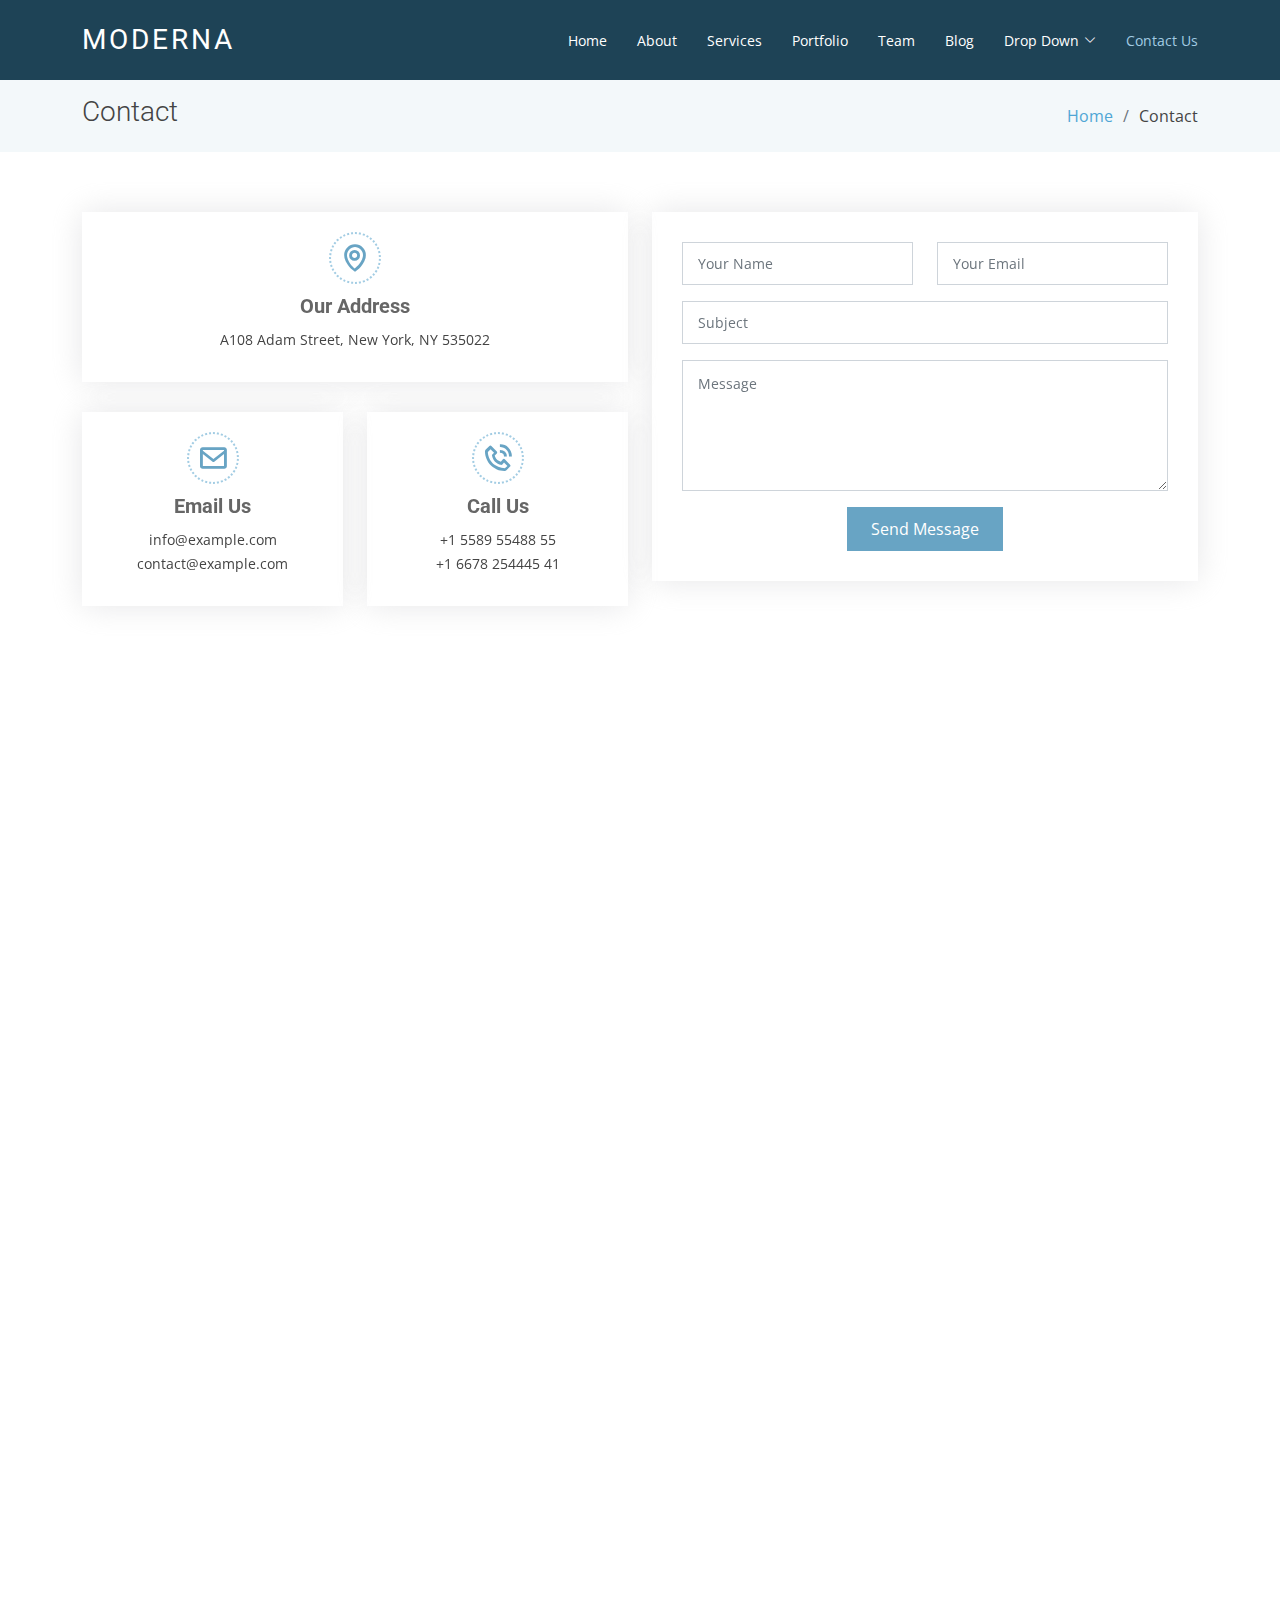
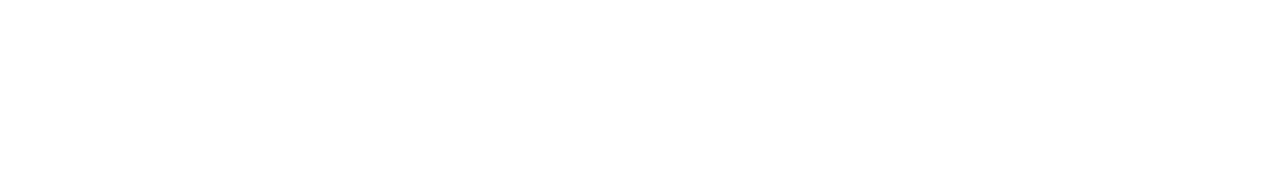
<file: Moderna/contact.html>
<!DOCTYPE html>
<html lang="en">

<head>
  <meta charset="utf-8">
  <meta content="width=device-width, initial-scale=1.0" name="viewport">

  <title>Contact - Moderna Bootstrap Template</title>
  <meta content="" name="description">
  <meta content="" name="keywords">

  <!-- Favicons -->
  <link href="assets/img/favicon.png" rel="icon">
  <link href="assets/img/apple-touch-icon.png" rel="apple-touch-icon">

  <!-- Google Fonts -->
  <link href="https://fonts.googleapis.com/css?family=Open+Sans:300,300i,400,400i,600,600i,700,700i|Roboto:300,300i,400,400i,500,500i,700,700i&display=swap" rel="stylesheet">

  <!-- Vendor CSS Files -->
  <link href="assets/vendor/animate.css/animate.min.css" rel="stylesheet">
  <link href="assets/vendor/aos/aos.css" rel="stylesheet">
  <link href="assets/vendor/bootstrap/css/bootstrap.min.css" rel="stylesheet">
  <link href="assets/vendor/bootstrap-icons/bootstrap-icons.css" rel="stylesheet">
  <link href="assets/vendor/boxicons/css/boxicons.min.css" rel="stylesheet">
  <link href="assets/vendor/glightbox/css/glightbox.min.css" rel="stylesheet">
  <link href="assets/vendor/swiper/swiper-bundle.min.css" rel="stylesheet">

  <!-- Template Main CSS File -->
  <link href="assets/css/style.css" rel="stylesheet">

  <!-- =======================================================
  * Template Name: Moderna - v4.8.0
  * Template URL: https://bootstrapmade.com/free-bootstrap-template-corporate-moderna/
  * Author: BootstrapMade.com
  * License: https://bootstrapmade.com/license/
  ======================================================== -->
</head>

<body>

  <!-- ======= Header ======= -->
  <header id="header" class="fixed-top d-flex align-items-center ">
    <div class="container d-flex justify-content-between align-items-center">

      <div class="logo">
        <h1 class="text-light"><a href="index.html"><span>Moderna</span></a></h1>
        <!-- Uncomment below if you prefer to use an image logo -->
        <!-- <a href="index.html"><img src="assets/img/logo.png" alt="" class="img-fluid"></a>-->
      </div>

      <nav id="navbar" class="navbar">
        <ul>
          <li><a class="" href="index.html">Home</a></li>
          <li><a href="about.html">About</a></li>
          <li><a href="services.html">Services</a></li>
          <li><a href="portfolio.html">Portfolio</a></li>
          <li><a href="team.html">Team</a></li>
          <li><a href="blog.html">Blog</a></li>
          <li class="dropdown"><a href="#"><span>Drop Down</span> <i class="bi bi-chevron-down"></i></a>
            <ul>
              <li><a href="#">Drop Down 1</a></li>
              <li class="dropdown"><a href="#"><span>Deep Drop Down</span> <i class="bi bi-chevron-right"></i></a>
                <ul>
                  <li><a href="#">Deep Drop Down 1</a></li>
                  <li><a href="#">Deep Drop Down 2</a></li>
                  <li><a href="#">Deep Drop Down 3</a></li>
                  <li><a href="#">Deep Drop Down 4</a></li>
                  <li><a href="#">Deep Drop Down 5</a></li>
                </ul>
              </li>
              <li><a href="#">Drop Down 2</a></li>
              <li><a href="#">Drop Down 3</a></li>
              <li><a href="#">Drop Down 4</a></li>
            </ul>
          </li>
          <li><a class="active" href="contact.html">Contact Us</a></li>
        </ul>
        <i class="bi bi-list mobile-nav-toggle"></i>
      </nav><!-- .navbar -->

    </div>
  </header><!-- End Header -->

  <main id="main">

    <!-- ======= Contact Section ======= -->
    <section class="breadcrumbs">
      <div class="container">

        <div class="d-flex justify-content-between align-items-center">
          <h2>Contact</h2>
          <ol>
            <li><a href="index.html">Home</a></li>
            <li>Contact</li>
          </ol>
        </div>

      </div>
    </section><!-- End Contact Section -->

    <!-- ======= Contact Section ======= -->
    <section class="contact" data-aos="fade-up" data-aos-easing="ease-in-out" data-aos-duration="500">
      <div class="container">

        <div class="row">

          <div class="col-lg-6">

            <div class="row">
              <div class="col-md-12">
                <div class="info-box">
                  <i class="bx bx-map"></i>
                  <h3>Our Address</h3>
                  <p>A108 Adam Street, New York, NY 535022</p>
                </div>
              </div>
              <div class="col-md-6">
                <div class="info-box">
                  <i class="bx bx-envelope"></i>
                  <h3>Email Us</h3>
                  <p>info@example.com<br>contact@example.com</p>
                </div>
              </div>
              <div class="col-md-6">
                <div class="info-box">
                  <i class="bx bx-phone-call"></i>
                  <h3>Call Us</h3>
                  <p>+1 5589 55488 55<br>+1 6678 254445 41</p>
                </div>
              </div>
            </div>

          </div>

          <div class="col-lg-6">
            <form action="forms/contact.php" method="post" role="form" class="php-email-form">
              <div class="row">
                <div class="col-md-6 form-group">
                  <input type="text" name="name" class="form-control" id="name" placeholder="Your Name" required>
                </div>
                <div class="col-md-6 form-group mt-3 mt-md-0">
                  <input type="email" class="form-control" name="email" id="email" placeholder="Your Email" required>
                </div>
              </div>
              <div class="form-group mt-3">
                <input type="text" class="form-control" name="subject" id="subject" placeholder="Subject" required>
              </div>
              <div class="form-group mt-3">
                <textarea class="form-control" name="message" rows="5" placeholder="Message" required></textarea>
              </div>
              <div class="my-3">
                <div class="loading">Loading</div>
                <div class="error-message"></div>
                <div class="sent-message">Your message has been sent. Thank you!</div>
              </div>
              <div class="text-center"><button type="submit">Send Message</button></div>
            </form>
          </div>

        </div>

      </div>
    </section><!-- End Contact Section -->

    <!-- ======= Map Section ======= -->
    <section class="map mt-2">
      <div class="container-fluid p-0">
        <iframe src="https://www.google.com/maps/embed?pb=!1m18!1m12!1m3!1d3024.2219901290355!2d-74.00369368400567!3d40.71312937933185!2m3!1f0!2f0!3f0!3m2!1i1024!2i768!4f13.1!3m3!1m2!1s0x89c25a23e28c1191%3A0x49f75d3281df052a!2s150%20Park%20Row%2C%20New%20York%2C%20NY%2010007%2C%20USA!5e0!3m2!1sen!2sbg!4v1579767901424!5m2!1sen!2sbg" frameborder="0" style="border:0;" allowfullscreen=""></iframe>
      </div>
    </section><!-- End Map Section -->

  </main><!-- End #main -->

  <!-- ======= Footer ======= -->
  <footer id="footer" data-aos="fade-up" data-aos-easing="ease-in-out" data-aos-duration="500">

    <div class="footer-newsletter">
      <div class="container">
        <div class="row">
          <div class="col-lg-6">
            <h4>Our Newsletter</h4>
            <p>Tamen quem nulla quae legam multos aute sint culpa legam noster magna</p>
          </div>
          <div class="col-lg-6">
            <form action="" method="post">
              <input type="email" name="email"><input type="submit" value="Subscribe">
            </form>
          </div>
        </div>
      </div>
    </div>

    <div class="footer-top">
      <div class="container">
        <div class="row">

          <div class="col-lg-3 col-md-6 footer-links">
            <h4>Useful Links</h4>
            <ul>
              <li><i class="bx bx-chevron-right"></i> <a href="#">Home</a></li>
              <li><i class="bx bx-chevron-right"></i> <a href="#">About us</a></li>
              <li><i class="bx bx-chevron-right"></i> <a href="#">Services</a></li>
              <li><i class="bx bx-chevron-right"></i> <a href="#">Terms of service</a></li>
              <li><i class="bx bx-chevron-right"></i> <a href="#">Privacy policy</a></li>
            </ul>
          </div>

          <div class="col-lg-3 col-md-6 footer-links">
            <h4>Our Services</h4>
            <ul>
              <li><i class="bx bx-chevron-right"></i> <a href="#">Web Design</a></li>
              <li><i class="bx bx-chevron-right"></i> <a href="#">Web Development</a></li>
              <li><i class="bx bx-chevron-right"></i> <a href="#">Product Management</a></li>
              <li><i class="bx bx-chevron-right"></i> <a href="#">Marketing</a></li>
              <li><i class="bx bx-chevron-right"></i> <a href="#">Graphic Design</a></li>
            </ul>
          </div>

          <div class="col-lg-3 col-md-6 footer-contact">
            <h4>Contact Us</h4>
            <p>
              A108 Adam Street <br>
              New York, NY 535022<br>
              United States <br><br>
              <strong>Phone:</strong> +1 5589 55488 55<br>
              <strong>Email:</strong> info@example.com<br>
            </p>

          </div>

          <div class="col-lg-3 col-md-6 footer-info">
            <h3>About Moderna</h3>
            <p>Cras fermentum odio eu feugiat lide par naso tierra. Justo eget nada terra videa magna derita valies darta donna mare fermentum iaculis eu non diam phasellus.</p>
            <div class="social-links mt-3">
              <a href="#" class="twitter"><i class="bx bxl-twitter"></i></a>
              <a href="#" class="facebook"><i class="bx bxl-facebook"></i></a>
              <a href="#" class="instagram"><i class="bx bxl-instagram"></i></a>
              <a href="#" class="linkedin"><i class="bx bxl-linkedin"></i></a>
            </div>
          </div>

        </div>
      </div>
    </div>

    <div class="container">
      <div class="copyright">
        &copy; Copyright <strong><span>Moderna</span></strong>. All Rights Reserved
      </div>
      <div class="credits">
        <!-- All the links in the footer should remain intact. -->
        <!-- You can delete the links only if you purchased the pro version. -->
        <!-- Licensing information: https://bootstrapmade.com/license/ -->
        <!-- Purchase the pro version with working PHP/AJAX contact form: https://bootstrapmade.com/free-bootstrap-template-corporate-moderna/ -->
        Designed by <a href="https://bootstrapmade.com/">BootstrapMade</a>
      </div>
    </div>
  </footer><!-- End Footer -->

  <a href="#" class="back-to-top d-flex align-items-center justify-content-center"><i class="bi bi-arrow-up-short"></i></a>

  <!-- Vendor JS Files -->
  <script src="assets/vendor/purecounter/purecounter.js"></script>
  <script src="assets/vendor/aos/aos.js"></script>
  <script src="assets/vendor/bootstrap/js/bootstrap.bundle.min.js"></script>
  <script src="assets/vendor/glightbox/js/glightbox.min.js"></script>
  <script src="assets/vendor/isotope-layout/isotope.pkgd.min.js"></script>
  <script src="assets/vendor/swiper/swiper-bundle.min.js"></script>
  <script src="assets/vendor/waypoints/noframework.waypoints.js"></script>
  <script src="assets/vendor/php-email-form/validate.js"></script>

  <!-- Template Main JS File -->
  <script src="assets/js/main.js"></script>

</body>

</html>
</file>
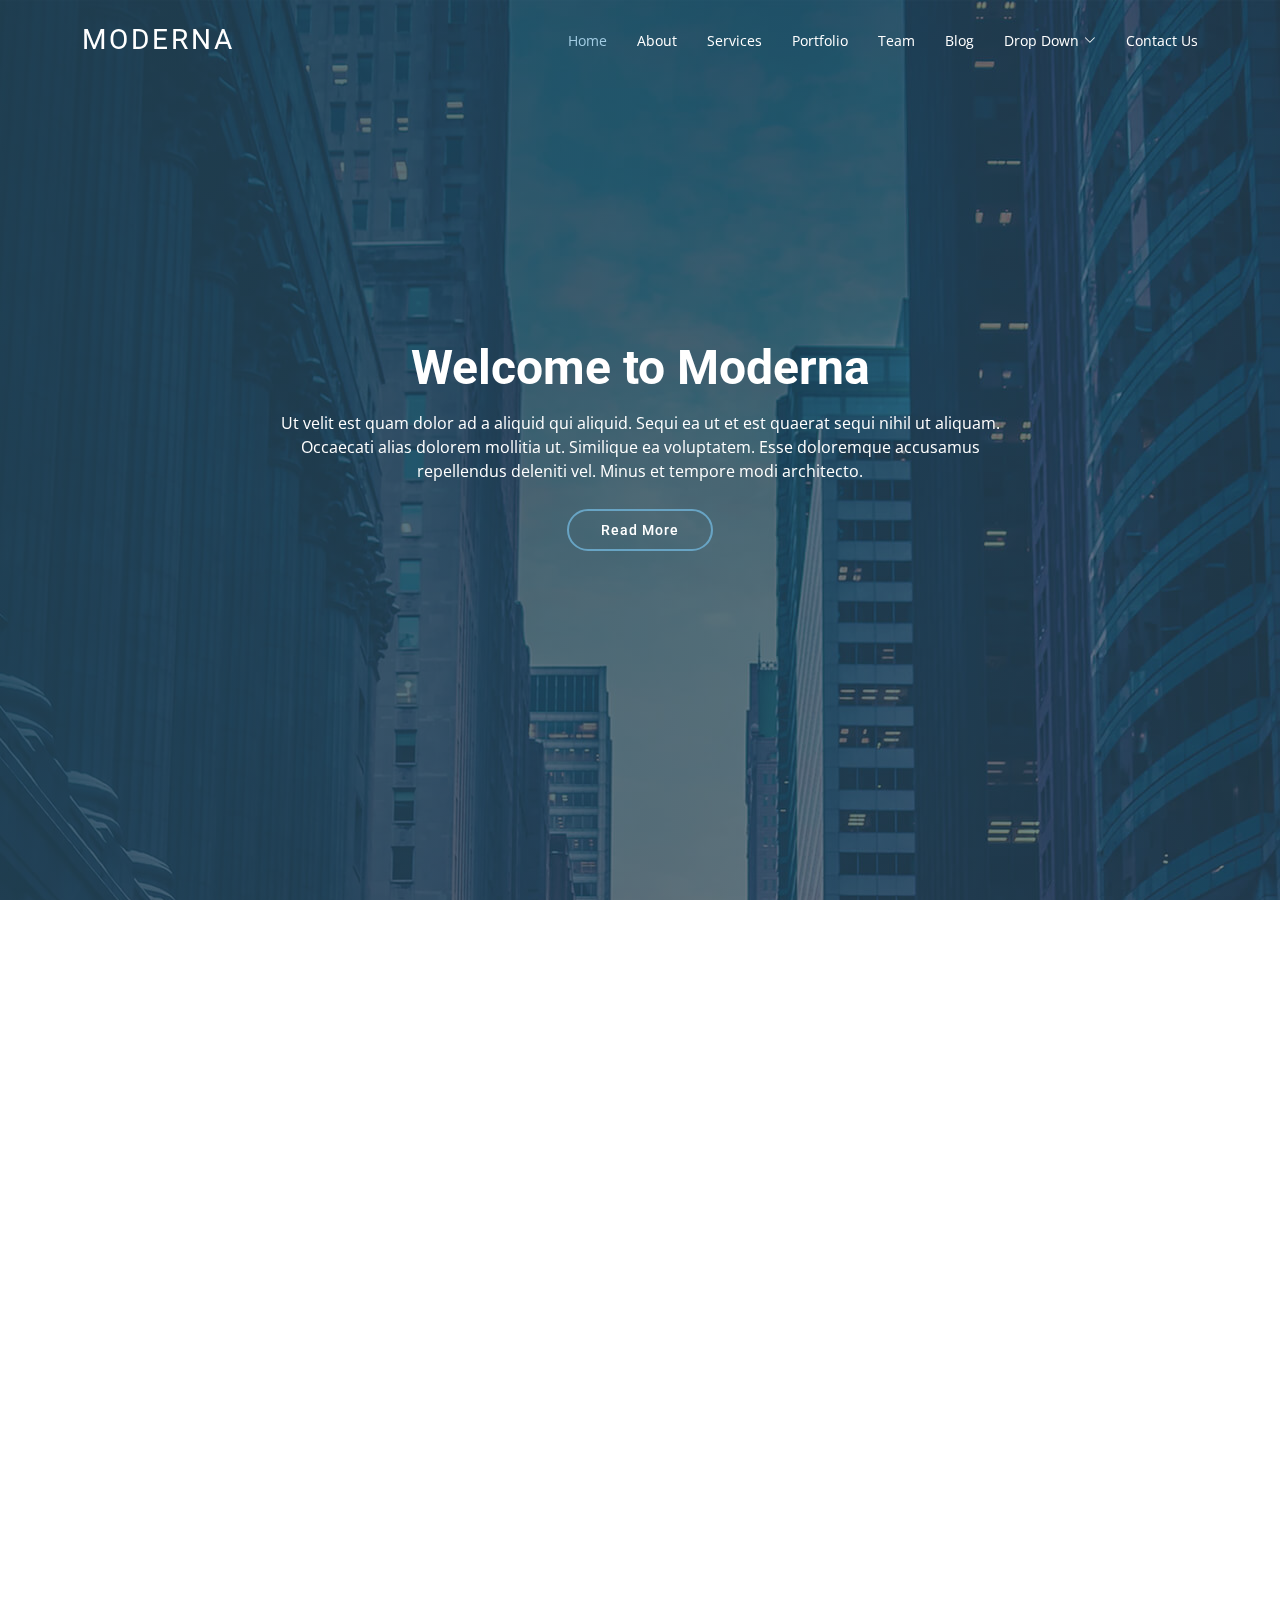
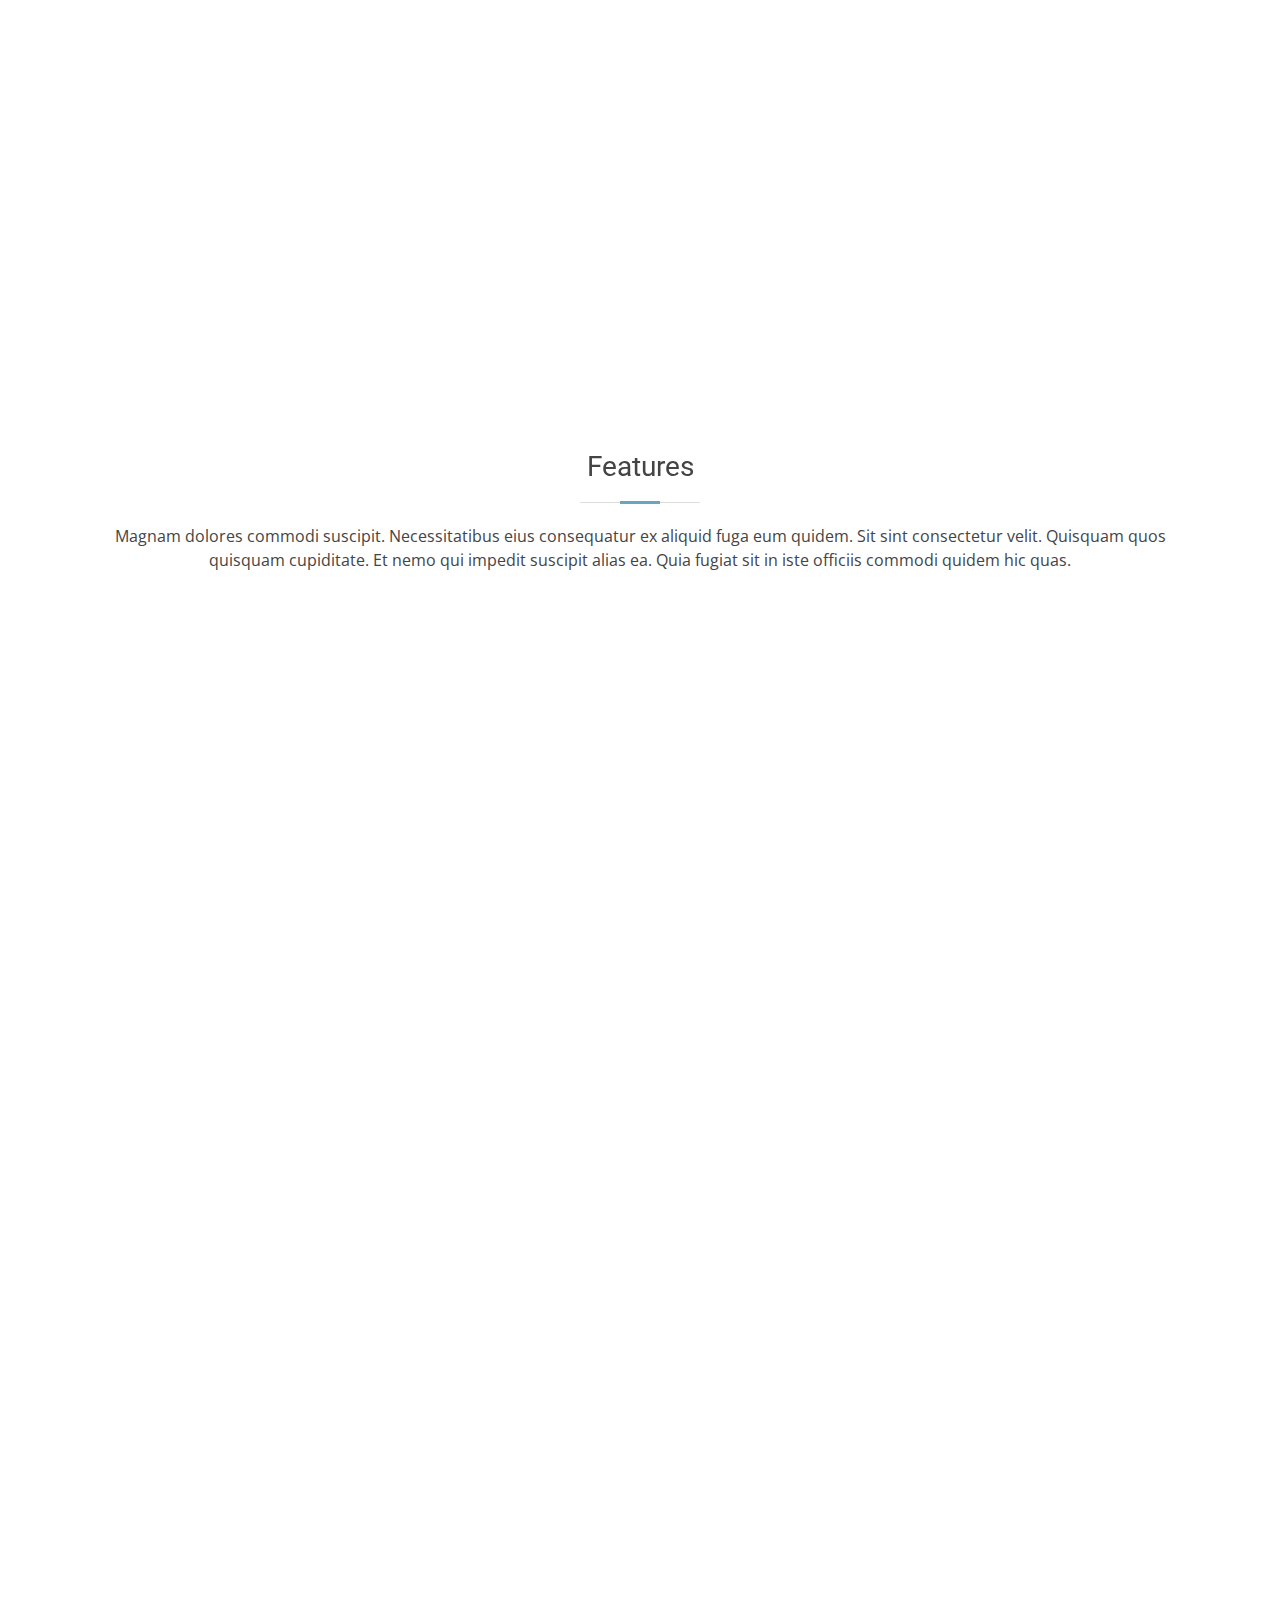
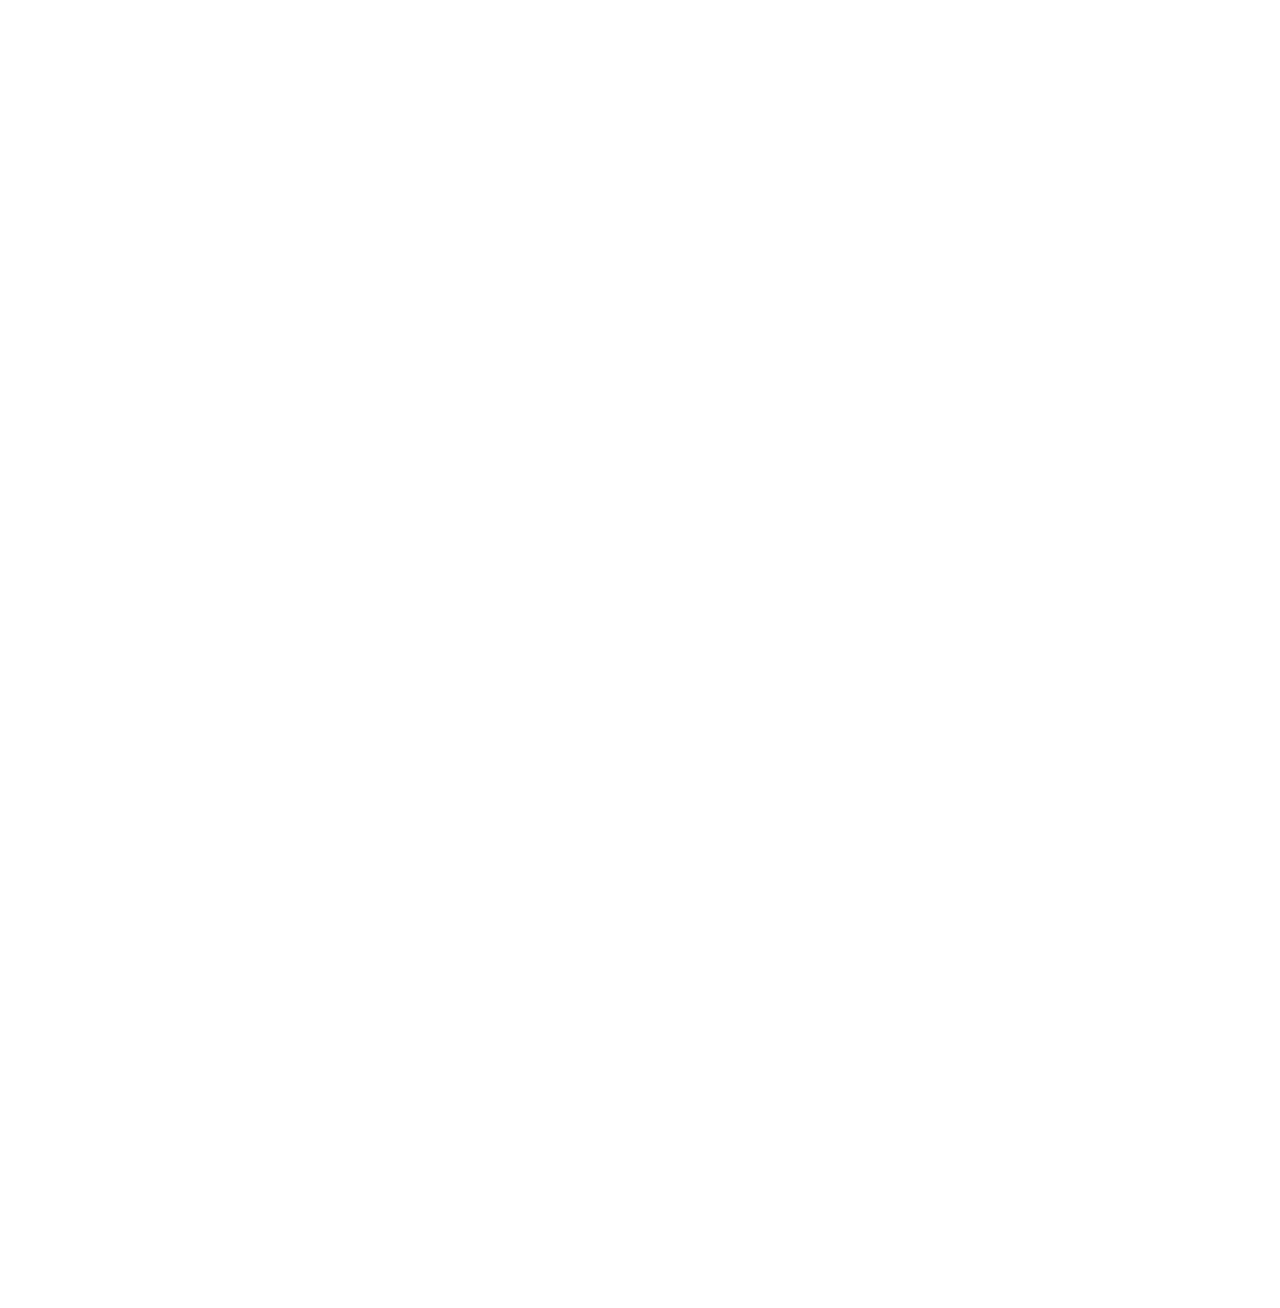
<file: Moderna/index-2.html>
<!DOCTYPE html>
<html lang="en">

<head>
  <meta charset="utf-8">
  <meta content="width=device-width, initial-scale=1.0" name="viewport">

  <title>Moderna Bootstrap Template - Index 2 without slider</title>
  <meta content="" name="description">
  <meta content="" name="keywords">

  <!-- Favicons -->
  <link href="assets/img/favicon.png" rel="icon">
  <link href="assets/img/apple-touch-icon.png" rel="apple-touch-icon">

  <!-- Google Fonts -->
  <link href="https://fonts.googleapis.com/css?family=Open+Sans:300,300i,400,400i,600,600i,700,700i|Roboto:300,300i,400,400i,500,500i,700,700i&display=swap" rel="stylesheet">

  <!-- Vendor CSS Files -->
  <link href="assets/vendor/animate.css/animate.min.css" rel="stylesheet">
  <link href="assets/vendor/aos/aos.css" rel="stylesheet">
  <link href="assets/vendor/bootstrap/css/bootstrap.min.css" rel="stylesheet">
  <link href="assets/vendor/bootstrap-icons/bootstrap-icons.css" rel="stylesheet">
  <link href="assets/vendor/boxicons/css/boxicons.min.css" rel="stylesheet">
  <link href="assets/vendor/glightbox/css/glightbox.min.css" rel="stylesheet">
  <link href="assets/vendor/swiper/swiper-bundle.min.css" rel="stylesheet">

  <!-- Template Main CSS File -->
  <link href="assets/css/style.css" rel="stylesheet">

  <!-- =======================================================
  * Template Name: Moderna - v4.8.0
  * Template URL: https://bootstrapmade.com/free-bootstrap-template-corporate-moderna/
  * Author: BootstrapMade.com
  * License: https://bootstrapmade.com/license/
  ======================================================== -->
</head>

<body>

  <!-- ======= Header ======= -->
  <header id="header" class="fixed-top d-flex align-items-center header-transparent">
    <div class="container d-flex justify-content-between align-items-center">

      <div class="logo">
        <h1 class="text-light"><a href="index.html"><span>Moderna</span></a></h1>
        <!-- Uncomment below if you prefer to use an image logo -->
        <!-- <a href="index.html"><img src="assets/img/logo.png" alt="" class="img-fluid"></a>-->
      </div>

      <nav id="navbar" class="navbar">
        <ul>
          <li><a class="active " href="index.html">Home</a></li>
          <li><a href="about.html">About</a></li>
          <li><a href="services.html">Services</a></li>
          <li><a href="portfolio.html">Portfolio</a></li>
          <li><a href="team.html">Team</a></li>
          <li><a href="blog.html">Blog</a></li>
          <li class="dropdown"><a href="#"><span>Drop Down</span> <i class="bi bi-chevron-down"></i></a>
            <ul>
              <li><a href="#">Drop Down 1</a></li>
              <li class="dropdown"><a href="#"><span>Deep Drop Down</span> <i class="bi bi-chevron-right"></i></a>
                <ul>
                  <li><a href="#">Deep Drop Down 1</a></li>
                  <li><a href="#">Deep Drop Down 2</a></li>
                  <li><a href="#">Deep Drop Down 3</a></li>
                  <li><a href="#">Deep Drop Down 4</a></li>
                  <li><a href="#">Deep Drop Down 5</a></li>
                </ul>
              </li>
              <li><a href="#">Drop Down 2</a></li>
              <li><a href="#">Drop Down 3</a></li>
              <li><a href="#">Drop Down 4</a></li>
            </ul>
          </li>
          <li><a href="contact.html">Contact Us</a></li>
        </ul>
        <i class="bi bi-list mobile-nav-toggle"></i>
      </nav><!-- .navbar -->

    </div>
  </header><!-- End Header -->

  <!-- ======= Hero No Slider Section ======= -->
  <section id="hero-no-slider" class="d-flex justify-cntent-center align-items-center">
    <div class="container position-relative" data-aos="fade-up" data-aos-delay="100">
      <div class="row justify-content-center">
        <div class="col-xl-8">
          <h2>Welcome to Moderna</h2>
          <p>Ut velit est quam dolor ad a aliquid qui aliquid. Sequi ea ut et est quaerat sequi nihil ut aliquam. Occaecati alias dolorem mollitia ut. Similique ea voluptatem. Esse doloremque accusamus repellendus deleniti vel. Minus et tempore modi architecto.</p>
          <a href="" class="btn-get-started ">Read More</a>
        </div>
      </div>
    </div>
  </section><!-- End Hero No Slider Sectio -->

  <main id="main">

    <!-- ======= Services Section ======= -->
    <section class="services">
      <div class="container">

        <div class="row">
          <div class="col-md-6 col-lg-3 d-flex align-items-stretch" data-aos="fade-up">
            <div class="icon-box icon-box-pink">
              <div class="icon"><i class="bx bxl-dribbble"></i></div>
              <h4 class="title"><a href="">Lorem Ipsum</a></h4>
              <p class="description">Voluptatum deleniti atque corrupti quos dolores et quas molestias excepturi sint occaecati cupiditate non provident</p>
            </div>
          </div>

          <div class="col-md-6 col-lg-3 d-flex align-items-stretch" data-aos="fade-up" data-aos-delay="100">
            <div class="icon-box icon-box-cyan">
              <div class="icon"><i class="bx bx-file"></i></div>
              <h4 class="title"><a href="">Sed ut perspiciatis</a></h4>
              <p class="description">Duis aute irure dolor in reprehenderit in voluptate velit esse cillum dolore eu fugiat nulla pariatur</p>
            </div>
          </div>

          <div class="col-md-6 col-lg-3 d-flex align-items-stretch" data-aos="fade-up" data-aos-delay="200">
            <div class="icon-box icon-box-green">
              <div class="icon"><i class="bx bx-tachometer"></i></div>
              <h4 class="title"><a href="">Magni Dolores</a></h4>
              <p class="description">Excepteur sint occaecat cupidatat non proident, sunt in culpa qui officia deserunt mollit anim id est laborum</p>
            </div>
          </div>

          <div class="col-md-6 col-lg-3 d-flex align-items-stretch" data-aos="fade-up" data-aos-delay="200">
            <div class="icon-box icon-box-blue">
              <div class="icon"><i class="bx bx-world"></i></div>
              <h4 class="title"><a href="">Nemo Enim</a></h4>
              <p class="description">At vero eos et accusamus et iusto odio dignissimos ducimus qui blanditiis praesentium voluptatum deleniti atque</p>
            </div>
          </div>

        </div>

      </div>
    </section><!-- End Services Section -->

    <!-- ======= Why Us Section ======= -->
    <section class="why-us section-bg" data-aos="fade-up" date-aos-delay="200">
      <div class="container">

        <div class="row">
          <div class="col-lg-6 video-box">
            <img src="assets/img/why-us.jpg" class="img-fluid" alt="">
            <a href="https://www.youtube.com/watch?v=jDDaplaOz7Q" class="venobox play-btn mb-4" data-vbtype="video" data-autoplay="true"></a>
          </div>

          <div class="col-lg-6 d-flex flex-column justify-content-center p-5">

            <div class="icon-box">
              <div class="icon"><i class="bx bx-fingerprint"></i></div>
              <h4 class="title"><a href="">Lorem Ipsum</a></h4>
              <p class="description">Voluptatum deleniti atque corrupti quos dolores et quas molestias excepturi sint occaecati cupiditate non provident</p>
            </div>

            <div class="icon-box">
              <div class="icon"><i class="bx bx-gift"></i></div>
              <h4 class="title"><a href="">Nemo Enim</a></h4>
              <p class="description">At vero eos et accusamus et iusto odio dignissimos ducimus qui blanditiis praesentium voluptatum deleniti atque</p>
            </div>

          </div>
        </div>

      </div>
    </section><!-- End Why Us Section -->

    <!-- ======= Features Section ======= -->
    <section class="features">
      <div class="container">

        <div class="section-title">
          <h2>Features</h2>
          <p>Magnam dolores commodi suscipit. Necessitatibus eius consequatur ex aliquid fuga eum quidem. Sit sint consectetur velit. Quisquam quos quisquam cupiditate. Et nemo qui impedit suscipit alias ea. Quia fugiat sit in iste officiis commodi quidem hic quas.</p>
        </div>

        <div class="row" data-aos="fade-up">
          <div class="col-md-5">
            <img src="assets/img/features-1.svg" class="img-fluid" alt="">
          </div>
          <div class="col-md-7 pt-4">
            <h3>Voluptatem dignissimos provident quasi corporis voluptates sit assumenda.</h3>
            <p class="fst-italic">
              Lorem ipsum dolor sit amet, consectetur adipiscing elit, sed do eiusmod tempor incididunt ut labore et dolore
              magna aliqua.
            </p>
            <ul>
              <li><i class="bi bi-check"></i> Ullamco laboris nisi ut aliquip ex ea commodo consequat.</li>
              <li><i class="bi bi-check"></i> Duis aute irure dolor in reprehenderit in voluptate velit.</li>
            </ul>
          </div>
        </div>

        <div class="row" data-aos="fade-up">
          <div class="col-md-5 order-1 order-md-2">
            <img src="assets/img/features-2.svg" class="img-fluid" alt="">
          </div>
          <div class="col-md-7 pt-5 order-2 order-md-1">
            <h3>Corporis temporibus maiores provident</h3>
            <p class="fst-italic">
              Lorem ipsum dolor sit amet, consectetur adipiscing elit, sed do eiusmod tempor incididunt ut labore et dolore
              magna aliqua.
            </p>
            <p>
              Ullamco laboris nisi ut aliquip ex ea commodo consequat. Duis aute irure dolor in reprehenderit in voluptate
              velit esse cillum dolore eu fugiat nulla pariatur. Excepteur sint occaecat cupidatat non proident, sunt in
              culpa qui officia deserunt mollit anim id est laborum
            </p>
          </div>
        </div>

        <div class="row" data-aos="fade-up">
          <div class="col-md-5">
            <img src="assets/img/features-3.svg" class="img-fluid" alt="">
          </div>
          <div class="col-md-7 pt-5">
            <h3>Sunt consequatur ad ut est nulla consectetur reiciendis animi voluptas</h3>
            <p>Cupiditate placeat cupiditate placeat est ipsam culpa. Delectus quia minima quod. Sunt saepe odit aut quia voluptatem hic voluptas dolor doloremque.</p>
            <ul>
              <li><i class="bi bi-check"></i> Ullamco laboris nisi ut aliquip ex ea commodo consequat.</li>
              <li><i class="bi bi-check"></i> Duis aute irure dolor in reprehenderit in voluptate velit.</li>
              <li><i class="bi bi-check"></i> Facilis ut et voluptatem aperiam. Autem soluta ad fugiat.</li>
            </ul>
          </div>
        </div>

        <div class="row" data-aos="fade-up">
          <div class="col-md-5 order-1 order-md-2">
            <img src="assets/img/features-4.svg" class="img-fluid" alt="">
          </div>
          <div class="col-md-7 pt-5 order-2 order-md-1">
            <h3>Quas et necessitatibus eaque impedit ipsum animi consequatur incidunt in</h3>
            <p class="fst-italic">
              Lorem ipsum dolor sit amet, consectetur adipiscing elit, sed do eiusmod tempor incididunt ut labore et dolore
              magna aliqua.
            </p>
            <p>
              Ullamco laboris nisi ut aliquip ex ea commodo consequat. Duis aute irure dolor in reprehenderit in voluptate
              velit esse cillum dolore eu fugiat nulla pariatur. Excepteur sint occaecat cupidatat non proident, sunt in
              culpa qui officia deserunt mollit anim id est laborum
            </p>
          </div>
        </div>

      </div>
    </section><!-- End Features Section -->

  </main><!-- End #main -->

  <!-- ======= Footer ======= -->
  <footer id="footer" data-aos="fade-up" data-aos-easing="ease-in-out" data-aos-duration="500">

    <div class="footer-newsletter">
      <div class="container">
        <div class="row">
          <div class="col-lg-6">
            <h4>Our Newsletter</h4>
            <p>Tamen quem nulla quae legam multos aute sint culpa legam noster magna</p>
          </div>
          <div class="col-lg-6">
            <form action="" method="post">
              <input type="email" name="email"><input type="submit" value="Subscribe">
            </form>
          </div>
        </div>
      </div>
    </div>

    <div class="footer-top">
      <div class="container">
        <div class="row">

          <div class="col-lg-3 col-md-6 footer-links">
            <h4>Useful Links</h4>
            <ul>
              <li><i class="bx bx-chevron-right"></i> <a href="#">Home</a></li>
              <li><i class="bx bx-chevron-right"></i> <a href="#">About us</a></li>
              <li><i class="bx bx-chevron-right"></i> <a href="#">Services</a></li>
              <li><i class="bx bx-chevron-right"></i> <a href="#">Terms of service</a></li>
              <li><i class="bx bx-chevron-right"></i> <a href="#">Privacy policy</a></li>
            </ul>
          </div>

          <div class="col-lg-3 col-md-6 footer-links">
            <h4>Our Services</h4>
            <ul>
              <li><i class="bx bx-chevron-right"></i> <a href="#">Web Design</a></li>
              <li><i class="bx bx-chevron-right"></i> <a href="#">Web Development</a></li>
              <li><i class="bx bx-chevron-right"></i> <a href="#">Product Management</a></li>
              <li><i class="bx bx-chevron-right"></i> <a href="#">Marketing</a></li>
              <li><i class="bx bx-chevron-right"></i> <a href="#">Graphic Design</a></li>
            </ul>
          </div>

          <div class="col-lg-3 col-md-6 footer-contact">
            <h4>Contact Us</h4>
            <p>
              A108 Adam Street <br>
              New York, NY 535022<br>
              United States <br><br>
              <strong>Phone:</strong> +1 5589 55488 55<br>
              <strong>Email:</strong> info@example.com<br>
            </p>

          </div>

          <div class="col-lg-3 col-md-6 footer-info">
            <h3>About Moderna</h3>
            <p>Cras fermentum odio eu feugiat lide par naso tierra. Justo eget nada terra videa magna derita valies darta donna mare fermentum iaculis eu non diam phasellus.</p>
            <div class="social-links mt-3">
              <a href="#" class="twitter"><i class="bx bxl-twitter"></i></a>
              <a href="#" class="facebook"><i class="bx bxl-facebook"></i></a>
              <a href="#" class="instagram"><i class="bx bxl-instagram"></i></a>
              <a href="#" class="linkedin"><i class="bx bxl-linkedin"></i></a>
            </div>
          </div>

        </div>
      </div>
    </div>

    <div class="container">
      <div class="copyright">
        &copy; Copyright <strong><span>Moderna</span></strong>. All Rights Reserved
      </div>
      <div class="credits">
        <!-- All the links in the footer should remain intact. -->
        <!-- You can delete the links only if you purchased the pro version. -->
        <!-- Licensing information: https://bootstrapmade.com/license/ -->
        <!-- Purchase the pro version with working PHP/AJAX contact form: https://bootstrapmade.com/free-bootstrap-template-corporate-moderna/ -->
        Designed by <a href="https://bootstrapmade.com/">BootstrapMade</a>
      </div>
    </div>
  </footer><!-- End Footer -->

  <a href="#" class="back-to-top d-flex align-items-center justify-content-center"><i class="bi bi-arrow-up-short"></i></a>

  <!-- Vendor JS Files -->
  <script src="assets/vendor/purecounter/purecounter.js"></script>
  <script src="assets/vendor/aos/aos.js"></script>
  <script src="assets/vendor/bootstrap/js/bootstrap.bundle.min.js"></script>
  <script src="assets/vendor/glightbox/js/glightbox.min.js"></script>
  <script src="assets/vendor/isotope-layout/isotope.pkgd.min.js"></script>
  <script src="assets/vendor/swiper/swiper-bundle.min.js"></script>
  <script src="assets/vendor/waypoints/noframework.waypoints.js"></script>
  <script src="assets/vendor/php-email-form/validate.js"></script>

  <!-- Template Main JS File -->
  <script src="assets/js/main.js"></script>

</body>

</html>
</file>
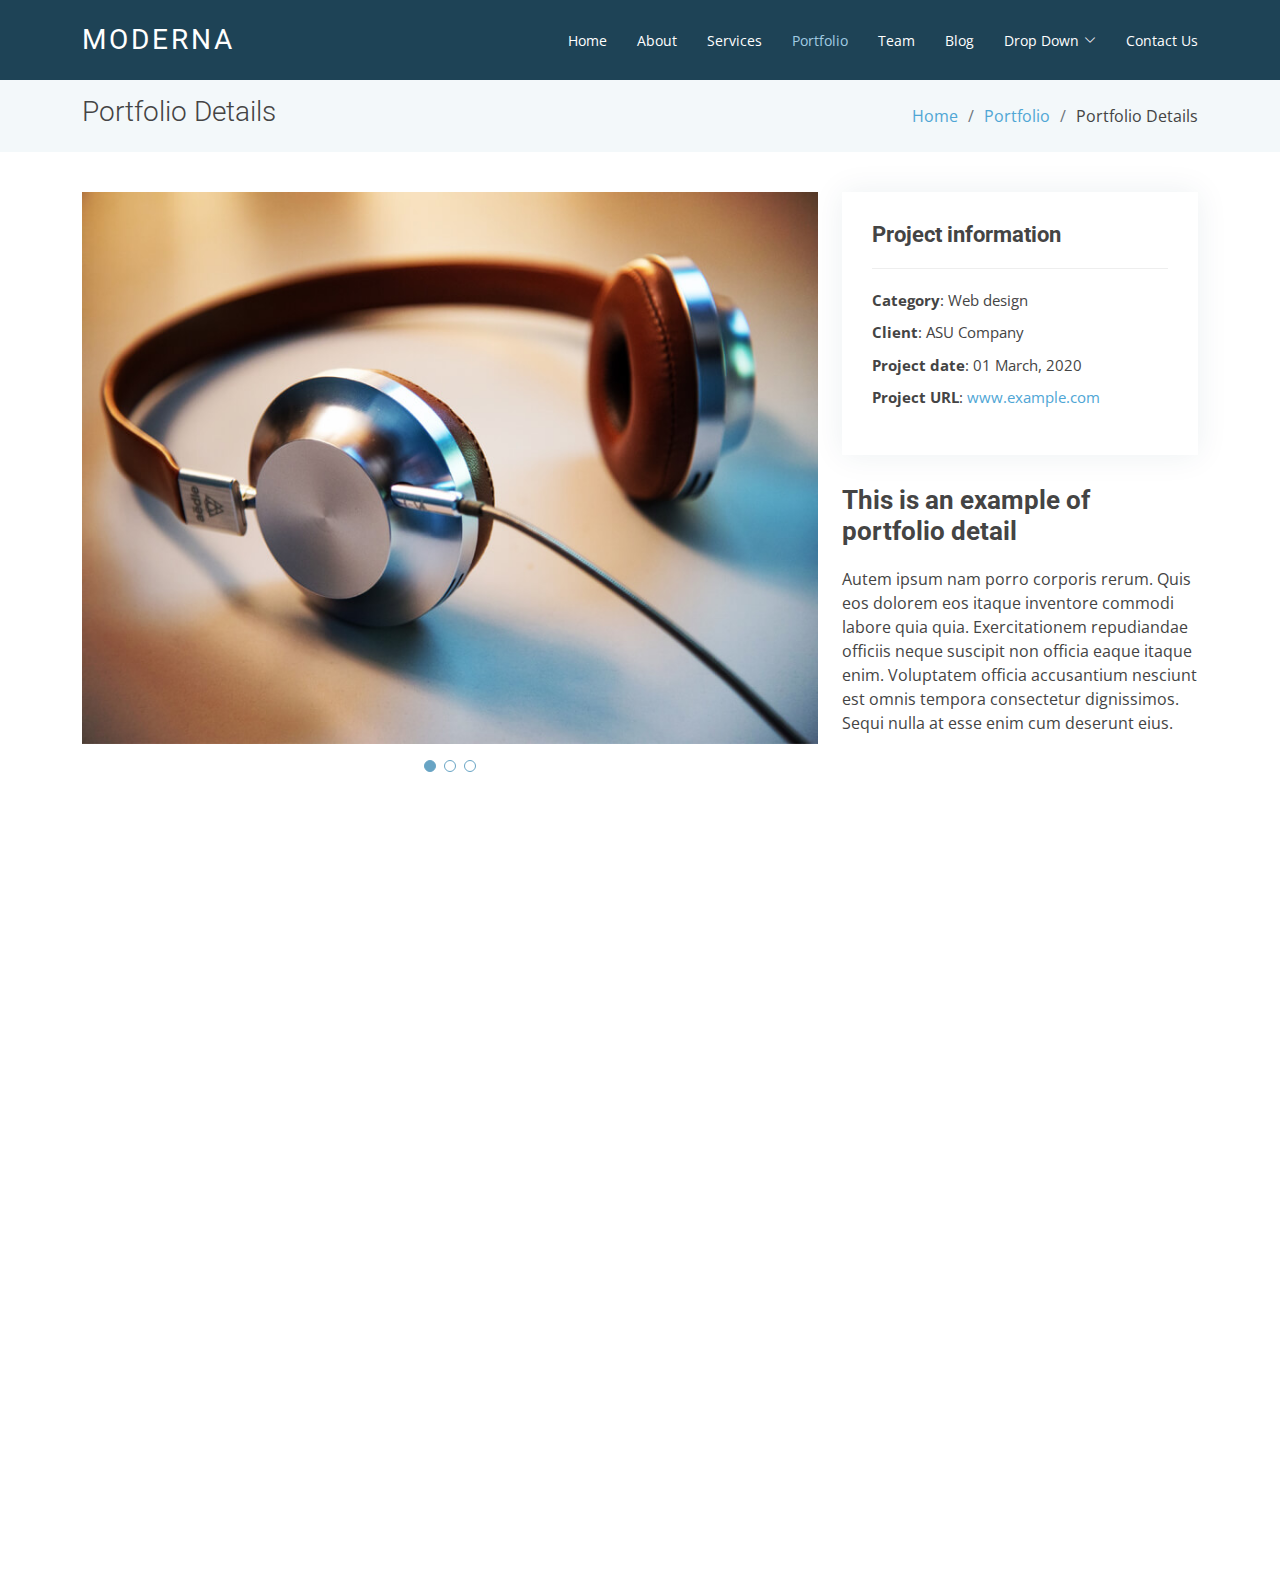
<file: Moderna/portfolio-details.html>
<!DOCTYPE html>
<html lang="en">

<head>
  <meta charset="utf-8">
  <meta content="width=device-width, initial-scale=1.0" name="viewport">

  <title>Portfolio Details - Moderna Bootstrap Template</title>
  <meta content="" name="description">
  <meta content="" name="keywords">

  <!-- Favicons -->
  <link href="assets/img/favicon.png" rel="icon">
  <link href="assets/img/apple-touch-icon.png" rel="apple-touch-icon">

  <!-- Google Fonts -->
  <link href="https://fonts.googleapis.com/css?family=Open+Sans:300,300i,400,400i,600,600i,700,700i|Roboto:300,300i,400,400i,500,500i,700,700i&display=swap" rel="stylesheet">

  <!-- Vendor CSS Files -->
  <link href="assets/vendor/animate.css/animate.min.css" rel="stylesheet">
  <link href="assets/vendor/aos/aos.css" rel="stylesheet">
  <link href="assets/vendor/bootstrap/css/bootstrap.min.css" rel="stylesheet">
  <link href="assets/vendor/bootstrap-icons/bootstrap-icons.css" rel="stylesheet">
  <link href="assets/vendor/boxicons/css/boxicons.min.css" rel="stylesheet">
  <link href="assets/vendor/glightbox/css/glightbox.min.css" rel="stylesheet">
  <link href="assets/vendor/swiper/swiper-bundle.min.css" rel="stylesheet">

  <!-- Template Main CSS File -->
  <link href="assets/css/style.css" rel="stylesheet">

  <!-- =======================================================
  * Template Name: Moderna - v4.8.0
  * Template URL: https://bootstrapmade.com/free-bootstrap-template-corporate-moderna/
  * Author: BootstrapMade.com
  * License: https://bootstrapmade.com/license/
  ======================================================== -->
</head>

<body>

  <!-- ======= Header ======= -->
  <header id="header" class="fixed-top d-flex align-items-center ">
    <div class="container d-flex justify-content-between align-items-center">

      <div class="logo">
        <h1 class="text-light"><a href="index.html"><span>Moderna</span></a></h1>
        <!-- Uncomment below if you prefer to use an image logo -->
        <!-- <a href="index.html"><img src="assets/img/logo.png" alt="" class="img-fluid"></a>-->
      </div>

      <nav id="navbar" class="navbar">
        <ul>
          <li><a class="" href="index.html">Home</a></li>
          <li><a href="about.html">About</a></li>
          <li><a href="services.html">Services</a></li>
          <li><a class="active" href="portfolio.html">Portfolio</a></li>
          <li><a href="team.html">Team</a></li>
          <li><a href="blog.html">Blog</a></li>
          <li class="dropdown"><a href="#"><span>Drop Down</span> <i class="bi bi-chevron-down"></i></a>
            <ul>
              <li><a href="#">Drop Down 1</a></li>
              <li class="dropdown"><a href="#"><span>Deep Drop Down</span> <i class="bi bi-chevron-right"></i></a>
                <ul>
                  <li><a href="#">Deep Drop Down 1</a></li>
                  <li><a href="#">Deep Drop Down 2</a></li>
                  <li><a href="#">Deep Drop Down 3</a></li>
                  <li><a href="#">Deep Drop Down 4</a></li>
                  <li><a href="#">Deep Drop Down 5</a></li>
                </ul>
              </li>
              <li><a href="#">Drop Down 2</a></li>
              <li><a href="#">Drop Down 3</a></li>
              <li><a href="#">Drop Down 4</a></li>
            </ul>
          </li>
          <li><a href="contact.html">Contact Us</a></li>
        </ul>
        <i class="bi bi-list mobile-nav-toggle"></i>
      </nav><!-- .navbar -->

    </div>
  </header><!-- End Header -->

  <main id="main">

    <!-- ======= Our Portfolio Section ======= -->
    <section class="breadcrumbs">
      <div class="container">

        <div class="d-flex justify-content-between align-items-center">
          <h2>Portfolio Details</h2>
          <ol>
            <li><a href="index.html">Home</a></li>
            <li><a href="portfolio.html">Portfolio</a></li>
            <li>Portfolio Details</li>
          </ol>
        </div>

      </div>
    </section><!-- End Our Portfolio Section -->

    <!-- ======= Portfolio Details Section ======= -->
    <section id="portfolio-details" class="portfolio-details">
      <div class="container">

        <div class="row gy-4">

          <div class="col-lg-8">
            <div class="portfolio-details-slider swiper">
              <div class="swiper-wrapper align-items-center">

                <div class="swiper-slide">
                  <img src="assets/img/portfolio/portfolio-1.jpg" alt="">
                </div>

                <div class="swiper-slide">
                  <img src="assets/img/portfolio/portfolio-2.jpg" alt="">
                </div>

                <div class="swiper-slide">
                  <img src="assets/img/portfolio/portfolio-3.jpg" alt="">
                </div>

              </div>
              <div class="swiper-pagination"></div>
            </div>
          </div>

          <div class="col-lg-4">
            <div class="portfolio-info">
              <h3>Project information</h3>
              <ul>
                <li><strong>Category</strong>: Web design</li>
                <li><strong>Client</strong>: ASU Company</li>
                <li><strong>Project date</strong>: 01 March, 2020</li>
                <li><strong>Project URL</strong>: <a href="#">www.example.com</a></li>
              </ul>
            </div>
            <div class="portfolio-description">
              <h2>This is an example of portfolio detail</h2>
              <p>
                Autem ipsum nam porro corporis rerum. Quis eos dolorem eos itaque inventore commodi labore quia quia. Exercitationem repudiandae officiis neque suscipit non officia eaque itaque enim. Voluptatem officia accusantium nesciunt est omnis tempora consectetur dignissimos. Sequi nulla at esse enim cum deserunt eius.
              </p>
            </div>
          </div>

        </div>

      </div>
    </section><!-- End Portfolio Details Section -->

  </main><!-- End #main -->

  <!-- ======= Footer ======= -->
  <footer id="footer" data-aos="fade-up" data-aos-easing="ease-in-out" data-aos-duration="500">

    <div class="footer-newsletter">
      <div class="container">
        <div class="row">
          <div class="col-lg-6">
            <h4>Our Newsletter</h4>
            <p>Tamen quem nulla quae legam multos aute sint culpa legam noster magna</p>
          </div>
          <div class="col-lg-6">
            <form action="" method="post">
              <input type="email" name="email"><input type="submit" value="Subscribe">
            </form>
          </div>
        </div>
      </div>
    </div>

    <div class="footer-top">
      <div class="container">
        <div class="row">

          <div class="col-lg-3 col-md-6 footer-links">
            <h4>Useful Links</h4>
            <ul>
              <li><i class="bx bx-chevron-right"></i> <a href="#">Home</a></li>
              <li><i class="bx bx-chevron-right"></i> <a href="#">About us</a></li>
              <li><i class="bx bx-chevron-right"></i> <a href="#">Services</a></li>
              <li><i class="bx bx-chevron-right"></i> <a href="#">Terms of service</a></li>
              <li><i class="bx bx-chevron-right"></i> <a href="#">Privacy policy</a></li>
            </ul>
          </div>

          <div class="col-lg-3 col-md-6 footer-links">
            <h4>Our Services</h4>
            <ul>
              <li><i class="bx bx-chevron-right"></i> <a href="#">Web Design</a></li>
              <li><i class="bx bx-chevron-right"></i> <a href="#">Web Development</a></li>
              <li><i class="bx bx-chevron-right"></i> <a href="#">Product Management</a></li>
              <li><i class="bx bx-chevron-right"></i> <a href="#">Marketing</a></li>
              <li><i class="bx bx-chevron-right"></i> <a href="#">Graphic Design</a></li>
            </ul>
          </div>

          <div class="col-lg-3 col-md-6 footer-contact">
            <h4>Contact Us</h4>
            <p>
              A108 Adam Street <br>
              New York, NY 535022<br>
              United States <br><br>
              <strong>Phone:</strong> +1 5589 55488 55<br>
              <strong>Email:</strong> info@example.com<br>
            </p>

          </div>

          <div class="col-lg-3 col-md-6 footer-info">
            <h3>About Moderna</h3>
            <p>Cras fermentum odio eu feugiat lide par naso tierra. Justo eget nada terra videa magna derita valies darta donna mare fermentum iaculis eu non diam phasellus.</p>
            <div class="social-links mt-3">
              <a href="#" class="twitter"><i class="bx bxl-twitter"></i></a>
              <a href="#" class="facebook"><i class="bx bxl-facebook"></i></a>
              <a href="#" class="instagram"><i class="bx bxl-instagram"></i></a>
              <a href="#" class="linkedin"><i class="bx bxl-linkedin"></i></a>
            </div>
          </div>

        </div>
      </div>
    </div>

    <div class="container">
      <div class="copyright">
        &copy; Copyright <strong><span>Moderna</span></strong>. All Rights Reserved
      </div>
      <div class="credits">
        <!-- All the links in the footer should remain intact. -->
        <!-- You can delete the links only if you purchased the pro version. -->
        <!-- Licensing information: https://bootstrapmade.com/license/ -->
        <!-- Purchase the pro version with working PHP/AJAX contact form: https://bootstrapmade.com/free-bootstrap-template-corporate-moderna/ -->
        Designed by <a href="https://bootstrapmade.com/">BootstrapMade</a>
      </div>
    </div>
  </footer><!-- End Footer -->

  <a href="#" class="back-to-top d-flex align-items-center justify-content-center"><i class="bi bi-arrow-up-short"></i></a>

  <!-- Vendor JS Files -->
  <script src="assets/vendor/purecounter/purecounter.js"></script>
  <script src="assets/vendor/aos/aos.js"></script>
  <script src="assets/vendor/bootstrap/js/bootstrap.bundle.min.js"></script>
  <script src="assets/vendor/glightbox/js/glightbox.min.js"></script>
  <script src="assets/vendor/isotope-layout/isotope.pkgd.min.js"></script>
  <script src="assets/vendor/swiper/swiper-bundle.min.js"></script>
  <script src="assets/vendor/waypoints/noframework.waypoints.js"></script>
  <script src="assets/vendor/php-email-form/validate.js"></script>

  <!-- Template Main JS File -->
  <script src="assets/js/main.js"></script>

</body>

</html>
</file>
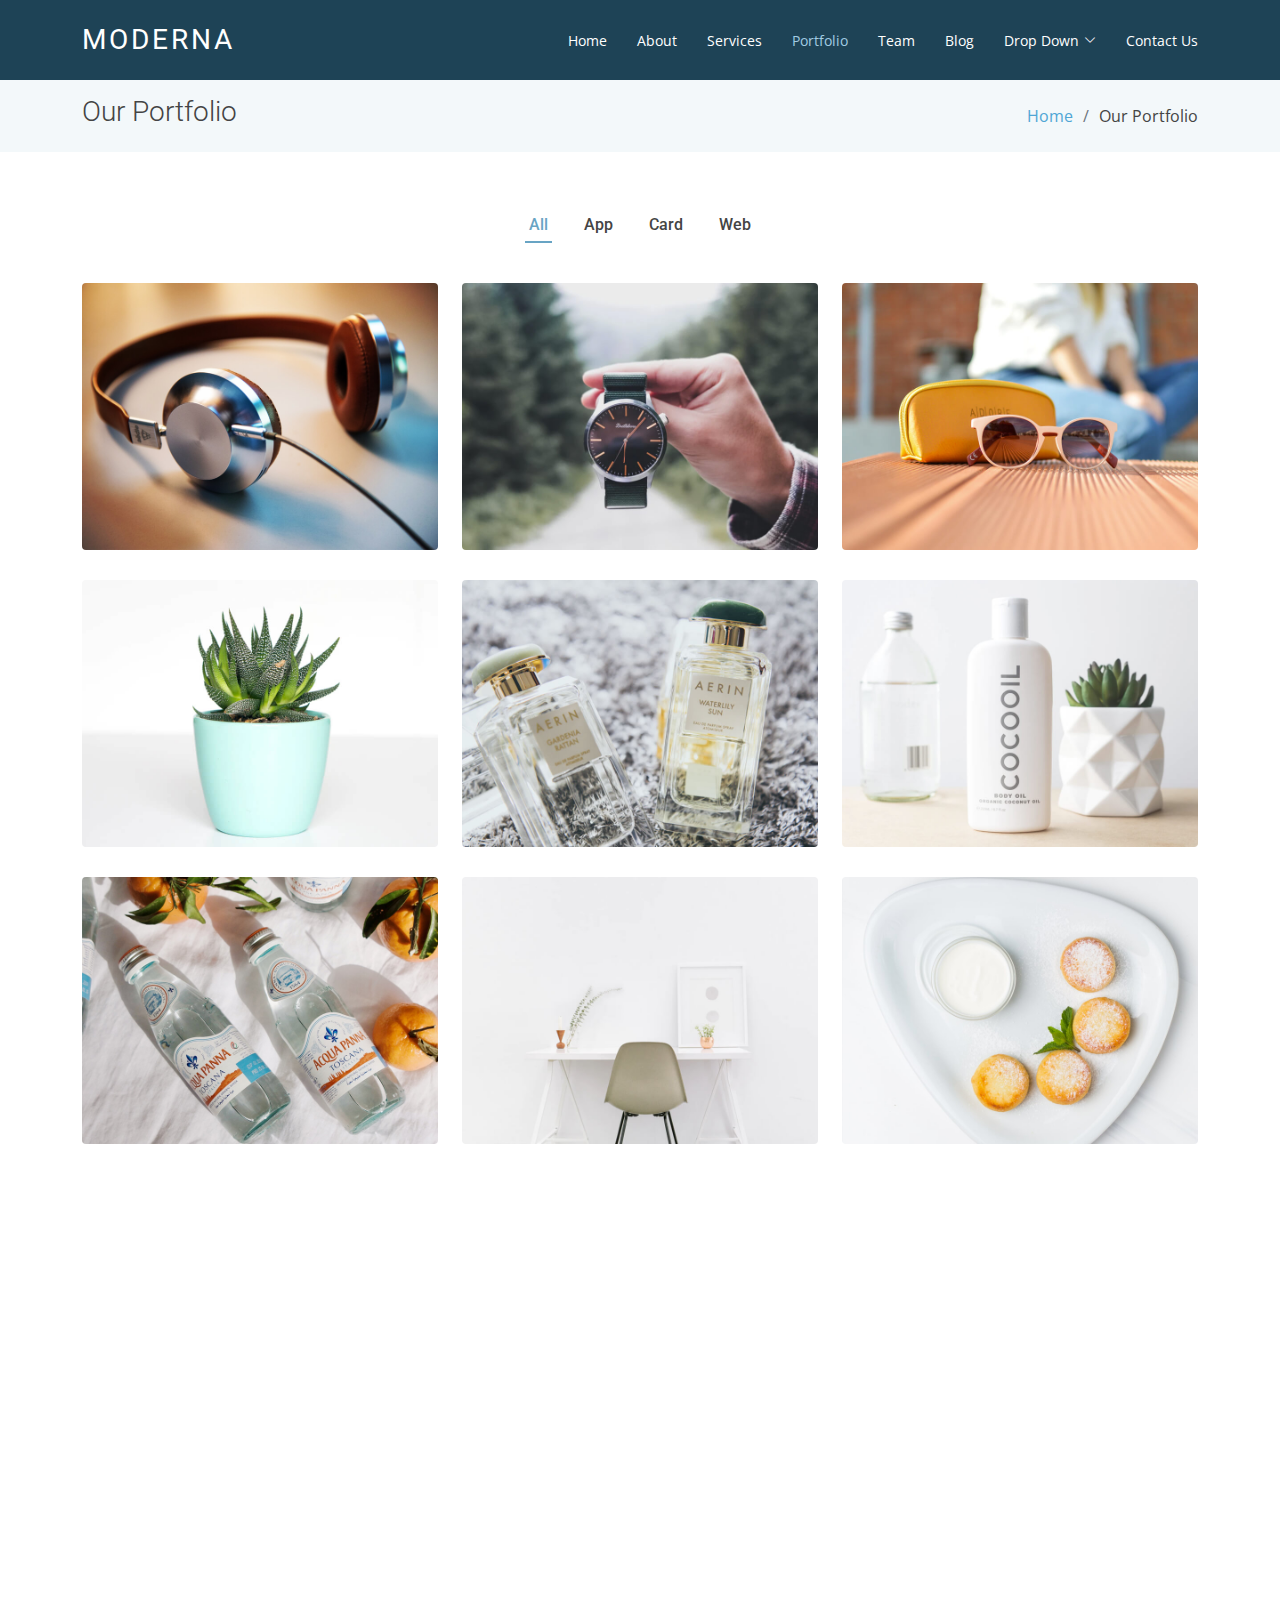
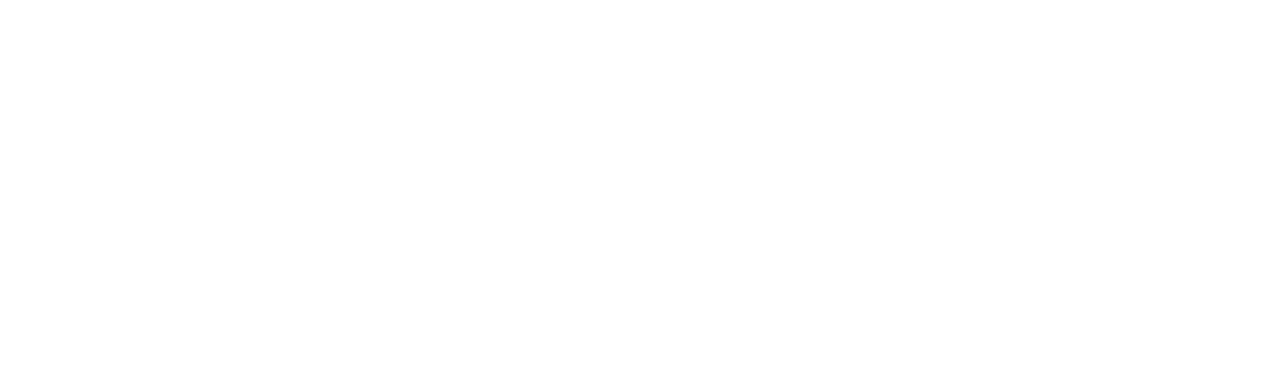
<file: Moderna/portfolio.html>
<!DOCTYPE html>
<html lang="en">

<head>
  <meta charset="utf-8">
  <meta content="width=device-width, initial-scale=1.0" name="viewport">

  <title>Portfolio - Moderna Bootstrap Template</title>
  <meta content="" name="description">
  <meta content="" name="keywords">

  <!-- Favicons -->
  <link href="assets/img/favicon.png" rel="icon">
  <link href="assets/img/apple-touch-icon.png" rel="apple-touch-icon">

  <!-- Google Fonts -->
  <link href="https://fonts.googleapis.com/css?family=Open+Sans:300,300i,400,400i,600,600i,700,700i|Roboto:300,300i,400,400i,500,500i,700,700i&display=swap" rel="stylesheet">

  <!-- Vendor CSS Files -->
  <link href="assets/vendor/animate.css/animate.min.css" rel="stylesheet">
  <link href="assets/vendor/aos/aos.css" rel="stylesheet">
  <link href="assets/vendor/bootstrap/css/bootstrap.min.css" rel="stylesheet">
  <link href="assets/vendor/bootstrap-icons/bootstrap-icons.css" rel="stylesheet">
  <link href="assets/vendor/boxicons/css/boxicons.min.css" rel="stylesheet">
  <link href="assets/vendor/glightbox/css/glightbox.min.css" rel="stylesheet">
  <link href="assets/vendor/swiper/swiper-bundle.min.css" rel="stylesheet">

  <!-- Template Main CSS File -->
  <link href="assets/css/style.css" rel="stylesheet">

  <!-- =======================================================
  * Template Name: Moderna - v4.8.0
  * Template URL: https://bootstrapmade.com/free-bootstrap-template-corporate-moderna/
  * Author: BootstrapMade.com
  * License: https://bootstrapmade.com/license/
  ======================================================== -->
</head>

<body>

  <!-- ======= Header ======= -->
  <header id="header" class="fixed-top d-flex align-items-center ">
    <div class="container d-flex justify-content-between align-items-center">

      <div class="logo">
        <h1 class="text-light"><a href="index.html"><span>Moderna</span></a></h1>
        <!-- Uncomment below if you prefer to use an image logo -->
        <!-- <a href="index.html"><img src="assets/img/logo.png" alt="" class="img-fluid"></a>-->
      </div>

      <nav id="navbar" class="navbar">
        <ul>
          <li><a class="" href="index.html">Home</a></li>
          <li><a href="about.html">About</a></li>
          <li><a href="services.html">Services</a></li>
          <li><a class="active" href="portfolio.html">Portfolio</a></li>
          <li><a href="team.html">Team</a></li>
          <li><a href="blog.html">Blog</a></li>
          <li class="dropdown"><a href="#"><span>Drop Down</span> <i class="bi bi-chevron-down"></i></a>
            <ul>
              <li><a href="#">Drop Down 1</a></li>
              <li class="dropdown"><a href="#"><span>Deep Drop Down</span> <i class="bi bi-chevron-right"></i></a>
                <ul>
                  <li><a href="#">Deep Drop Down 1</a></li>
                  <li><a href="#">Deep Drop Down 2</a></li>
                  <li><a href="#">Deep Drop Down 3</a></li>
                  <li><a href="#">Deep Drop Down 4</a></li>
                  <li><a href="#">Deep Drop Down 5</a></li>
                </ul>
              </li>
              <li><a href="#">Drop Down 2</a></li>
              <li><a href="#">Drop Down 3</a></li>
              <li><a href="#">Drop Down 4</a></li>
            </ul>
          </li>
          <li><a href="contact.html">Contact Us</a></li>
        </ul>
        <i class="bi bi-list mobile-nav-toggle"></i>
      </nav><!-- .navbar -->

    </div>
  </header><!-- End Header -->

  <main id="main">

    <!-- ======= Our Portfolio Section ======= -->
    <section class="breadcrumbs">
      <div class="container">

        <div class="d-flex justify-content-between align-items-center">
          <h2>Our Portfolio</h2>
          <ol>
            <li><a href="index.html">Home</a></li>
            <li>Our Portfolio</li>
          </ol>
        </div>

      </div>
    </section><!-- End Our Portfolio Section -->

    <!-- ======= Portfolio Section ======= -->
    <section class="portfolio">
      <div class="container">

        <div class="row">
          <div class="col-lg-12">
            <ul id="portfolio-flters">
              <li data-filter="*" class="filter-active">All</li>
              <li data-filter=".filter-app">App</li>
              <li data-filter=".filter-card">Card</li>
              <li data-filter=".filter-web">Web</li>
            </ul>
          </div>
        </div>

        <div class="row portfolio-container" data-aos="fade-up" data-aos-easing="ease-in-out" data-aos-duration="500">

          <div class="col-lg-4 col-md-6 portfolio-wrap filter-app">
            <div class="portfolio-item">
              <img src="assets/img/portfolio/portfolio-1.jpg" class="img-fluid" alt="">
              <div class="portfolio-info">
                <h3>App 1</h3>
                <div>
                  <a href="assets/img/portfolio/portfolio-1.jpg" data-gallery="portfolioGallery" class="portfolio-lightbox" title="App 1"><i class="bx bx-plus"></i></a>
                  <a href="portfolio-details.html" title="Portfolio Details"><i class="bx bx-link"></i></a>
                </div>
              </div>
            </div>
          </div>

          <div class="col-lg-4 col-md-6 portfolio-wrap filter-web">
            <div class="portfolio-item">
              <img src="assets/img/portfolio/portfolio-2.jpg" class="img-fluid" alt="">
              <div class="portfolio-info">
                <h3>Web 3</h3>
                <div>
                  <a href="assets/img/portfolio/portfolio-2.jpg" data-gallery="portfolioGallery" class="portfolio-lightbox" title="Web 3"><i class="bx bx-plus"></i></a>
                  <a href="portfolio-details.html" title="Portfolio Details"><i class="bx bx-link"></i></a>
                </div>
              </div>
            </div>
          </div>

          <div class="col-lg-4 col-md-6 portfolio-wrap filter-app">
            <div class="portfolio-item">
              <img src="assets/img/portfolio/portfolio-3.jpg" class="img-fluid" alt="">
              <div class="portfolio-info">
                <h3>App 2</h3>
                <div>
                  <a href="assets/img/portfolio/portfolio-3.jpg" data-gallery="portfolioGallery" class="portfolio-lightbox" title="App 2"><i class="bx bx-plus"></i></a>
                  <a href="portfolio-details.html" title="Portfolio Details"><i class="bx bx-link"></i></a>
                </div>
              </div>
            </div>
          </div>

          <div class="col-lg-4 col-md-6 portfolio-wrap filter-card">
            <div class="portfolio-item">
              <img src="assets/img/portfolio/portfolio-4.jpg" class="img-fluid" alt="">
              <div class="portfolio-info">
                <h3>Card 2</h3>
                <div>
                  <a href="assets/img/portfolio/portfolio-4.jpg" data-gallery="portfolioGallery" class="portfolio-lightbox" title="Card 2"><i class="bx bx-plus"></i></a>
                  <a href="portfolio-details.html" title="Portfolio Details"><i class="bx bx-link"></i></a>
                </div>
              </div>
            </div>
          </div>

          <div class="col-lg-4 col-md-6 portfolio-wrap filter-web">
            <div class="portfolio-item">
              <img src="assets/img/portfolio/portfolio-5.jpg" class="img-fluid" alt="">
              <div class="portfolio-info">
                <h3>Web 2</h3>
                <div>
                  <a href="assets/img/portfolio/portfolio-5.jpg" data-gallery="portfolioGallery" class="portfolio-lightbox" title="Web 2"><i class="bx bx-plus"></i></a>
                  <a href="portfolio-details.html" title="Portfolio Details"><i class="bx bx-link"></i></a>
                </div>
              </div>
            </div>
          </div>

          <div class="col-lg-4 col-md-6 portfolio-wrap filter-app">
            <div class="portfolio-item">
              <img src="assets/img/portfolio/portfolio-6.jpg" class="img-fluid" alt="">
              <div class="portfolio-info">
                <h3>App 3</h3>
                <div>
                  <a href="assets/img/portfolio/portfolio-6.jpg" data-gallery="portfolioGallery" class="portfolio-lightbox" title="App 3"><i class="bx bx-plus"></i></a>
                  <a href="portfolio-details.html" title="Portfolio Details"><i class="bx bx-link"></i></a>
                </div>
              </div>
            </div>
          </div>

          <div class="col-lg-4 col-md-6 portfolio-wrap filter-card">
            <div class="portfolio-item">
              <img src="assets/img/portfolio/portfolio-7.jpg" class="img-fluid" alt="">
              <div class="portfolio-info">
                <h3>Card 1</h3>
                <div>
                  <a href="assets/img/portfolio/portfolio-7.jpg" data-gallery="portfolioGallery" class="portfolio-lightbox" title="Card 1"><i class="bx bx-plus"></i></a>
                  <a href="portfolio-details.html" title="Portfolio Details"><i class="bx bx-link"></i></a>
                </div>
              </div>
            </div>
          </div>

          <div class="col-lg-4 col-md-6 portfolio-wrap filter-card">
            <div class="portfolio-item">
              <img src="assets/img/portfolio/portfolio-8.jpg" class="img-fluid" alt="">
              <div class="portfolio-info">
                <h3>Card 3</h3>
                <div>
                  <a href="assets/img/portfolio/portfolio-8.jpg" data-gallery="portfolioGallery" class="portfolio-lightbox" title="Card 3"><i class="bx bx-plus"></i></a>
                  <a href="portfolio-details.html" title="Portfolio Details"><i class="bx bx-link"></i></a>
                </div>
              </div>
            </div>
          </div>

          <div class="col-lg-4 col-md-6 portfolio-wrap filter-web">
            <div class="portfolio-item">
              <img src="assets/img/portfolio/portfolio-9.jpg" class="img-fluid" alt="">
              <div class="portfolio-info">
                <h3>Web 1</h3>
                <div>
                  <a href="assets/img/portfolio/portfolio-9.jpg" data-gallery="portfolioGallery" class="portfolio-lightbox" title="Web 1"><i class="bx bx-plus"></i></a>
                  <a href="portfolio-details.html" title="Portfolio Details"><i class="bx bx-link"></i></a>
                </div>
              </div>
            </div>
          </div>

        </div>

      </div>
    </section><!-- End Portfolio Section -->

  </main><!-- End #main -->

  <!-- ======= Footer ======= -->
  <footer id="footer" data-aos="fade-up" data-aos-easing="ease-in-out" data-aos-duration="500">

    <div class="footer-newsletter">
      <div class="container">
        <div class="row">
          <div class="col-lg-6">
            <h4>Our Newsletter</h4>
            <p>Tamen quem nulla quae legam multos aute sint culpa legam noster magna</p>
          </div>
          <div class="col-lg-6">
            <form action="" method="post">
              <input type="email" name="email"><input type="submit" value="Subscribe">
            </form>
          </div>
        </div>
      </div>
    </div>

    <div class="footer-top">
      <div class="container">
        <div class="row">

          <div class="col-lg-3 col-md-6 footer-links">
            <h4>Useful Links</h4>
            <ul>
              <li><i class="bx bx-chevron-right"></i> <a href="#">Home</a></li>
              <li><i class="bx bx-chevron-right"></i> <a href="#">About us</a></li>
              <li><i class="bx bx-chevron-right"></i> <a href="#">Services</a></li>
              <li><i class="bx bx-chevron-right"></i> <a href="#">Terms of service</a></li>
              <li><i class="bx bx-chevron-right"></i> <a href="#">Privacy policy</a></li>
            </ul>
          </div>

          <div class="col-lg-3 col-md-6 footer-links">
            <h4>Our Services</h4>
            <ul>
              <li><i class="bx bx-chevron-right"></i> <a href="#">Web Design</a></li>
              <li><i class="bx bx-chevron-right"></i> <a href="#">Web Development</a></li>
              <li><i class="bx bx-chevron-right"></i> <a href="#">Product Management</a></li>
              <li><i class="bx bx-chevron-right"></i> <a href="#">Marketing</a></li>
              <li><i class="bx bx-chevron-right"></i> <a href="#">Graphic Design</a></li>
            </ul>
          </div>

          <div class="col-lg-3 col-md-6 footer-contact">
            <h4>Contact Us</h4>
            <p>
              A108 Adam Street <br>
              New York, NY 535022<br>
              United States <br><br>
              <strong>Phone:</strong> +1 5589 55488 55<br>
              <strong>Email:</strong> info@example.com<br>
            </p>

          </div>

          <div class="col-lg-3 col-md-6 footer-info">
            <h3>About Moderna</h3>
            <p>Cras fermentum odio eu feugiat lide par naso tierra. Justo eget nada terra videa magna derita valies darta donna mare fermentum iaculis eu non diam phasellus.</p>
            <div class="social-links mt-3">
              <a href="#" class="twitter"><i class="bx bxl-twitter"></i></a>
              <a href="#" class="facebook"><i class="bx bxl-facebook"></i></a>
              <a href="#" class="instagram"><i class="bx bxl-instagram"></i></a>
              <a href="#" class="linkedin"><i class="bx bxl-linkedin"></i></a>
            </div>
          </div>

        </div>
      </div>
    </div>

    <div class="container">
      <div class="copyright">
        &copy; Copyright <strong><span>Moderna</span></strong>. All Rights Reserved
      </div>
      <div class="credits">
        <!-- All the links in the footer should remain intact. -->
        <!-- You can delete the links only if you purchased the pro version. -->
        <!-- Licensing information: https://bootstrapmade.com/license/ -->
        <!-- Purchase the pro version with working PHP/AJAX contact form: https://bootstrapmade.com/free-bootstrap-template-corporate-moderna/ -->
        Designed by <a href="https://bootstrapmade.com/">BootstrapMade</a>
      </div>
    </div>
  </footer><!-- End Footer -->

  <a href="#" class="back-to-top d-flex align-items-center justify-content-center"><i class="bi bi-arrow-up-short"></i></a>

  <!-- Vendor JS Files -->
  <script src="assets/vendor/purecounter/purecounter.js"></script>
  <script src="assets/vendor/aos/aos.js"></script>
  <script src="assets/vendor/bootstrap/js/bootstrap.bundle.min.js"></script>
  <script src="assets/vendor/glightbox/js/glightbox.min.js"></script>
  <script src="assets/vendor/isotope-layout/isotope.pkgd.min.js"></script>
  <script src="assets/vendor/swiper/swiper-bundle.min.js"></script>
  <script src="assets/vendor/waypoints/noframework.waypoints.js"></script>
  <script src="assets/vendor/php-email-form/validate.js"></script>

  <!-- Template Main JS File -->
  <script src="assets/js/main.js"></script>

</body>

</html>
</file>
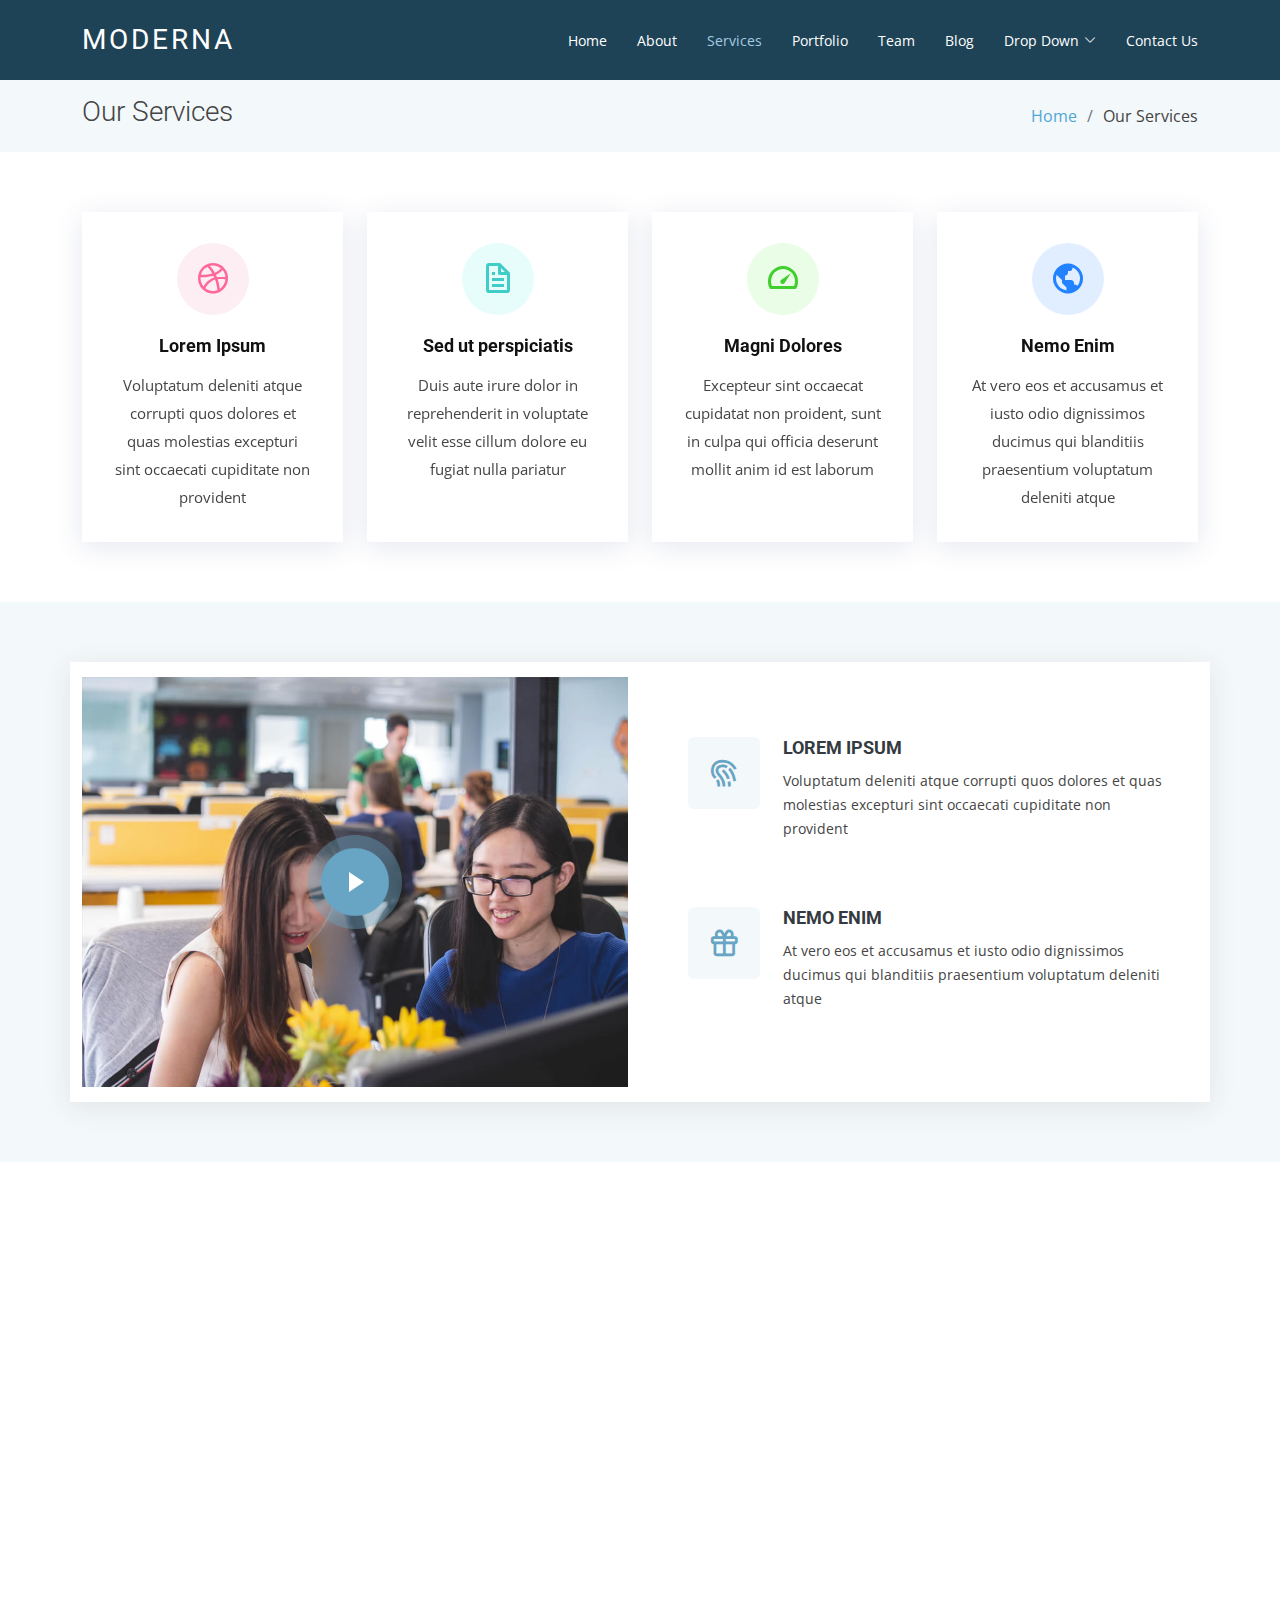
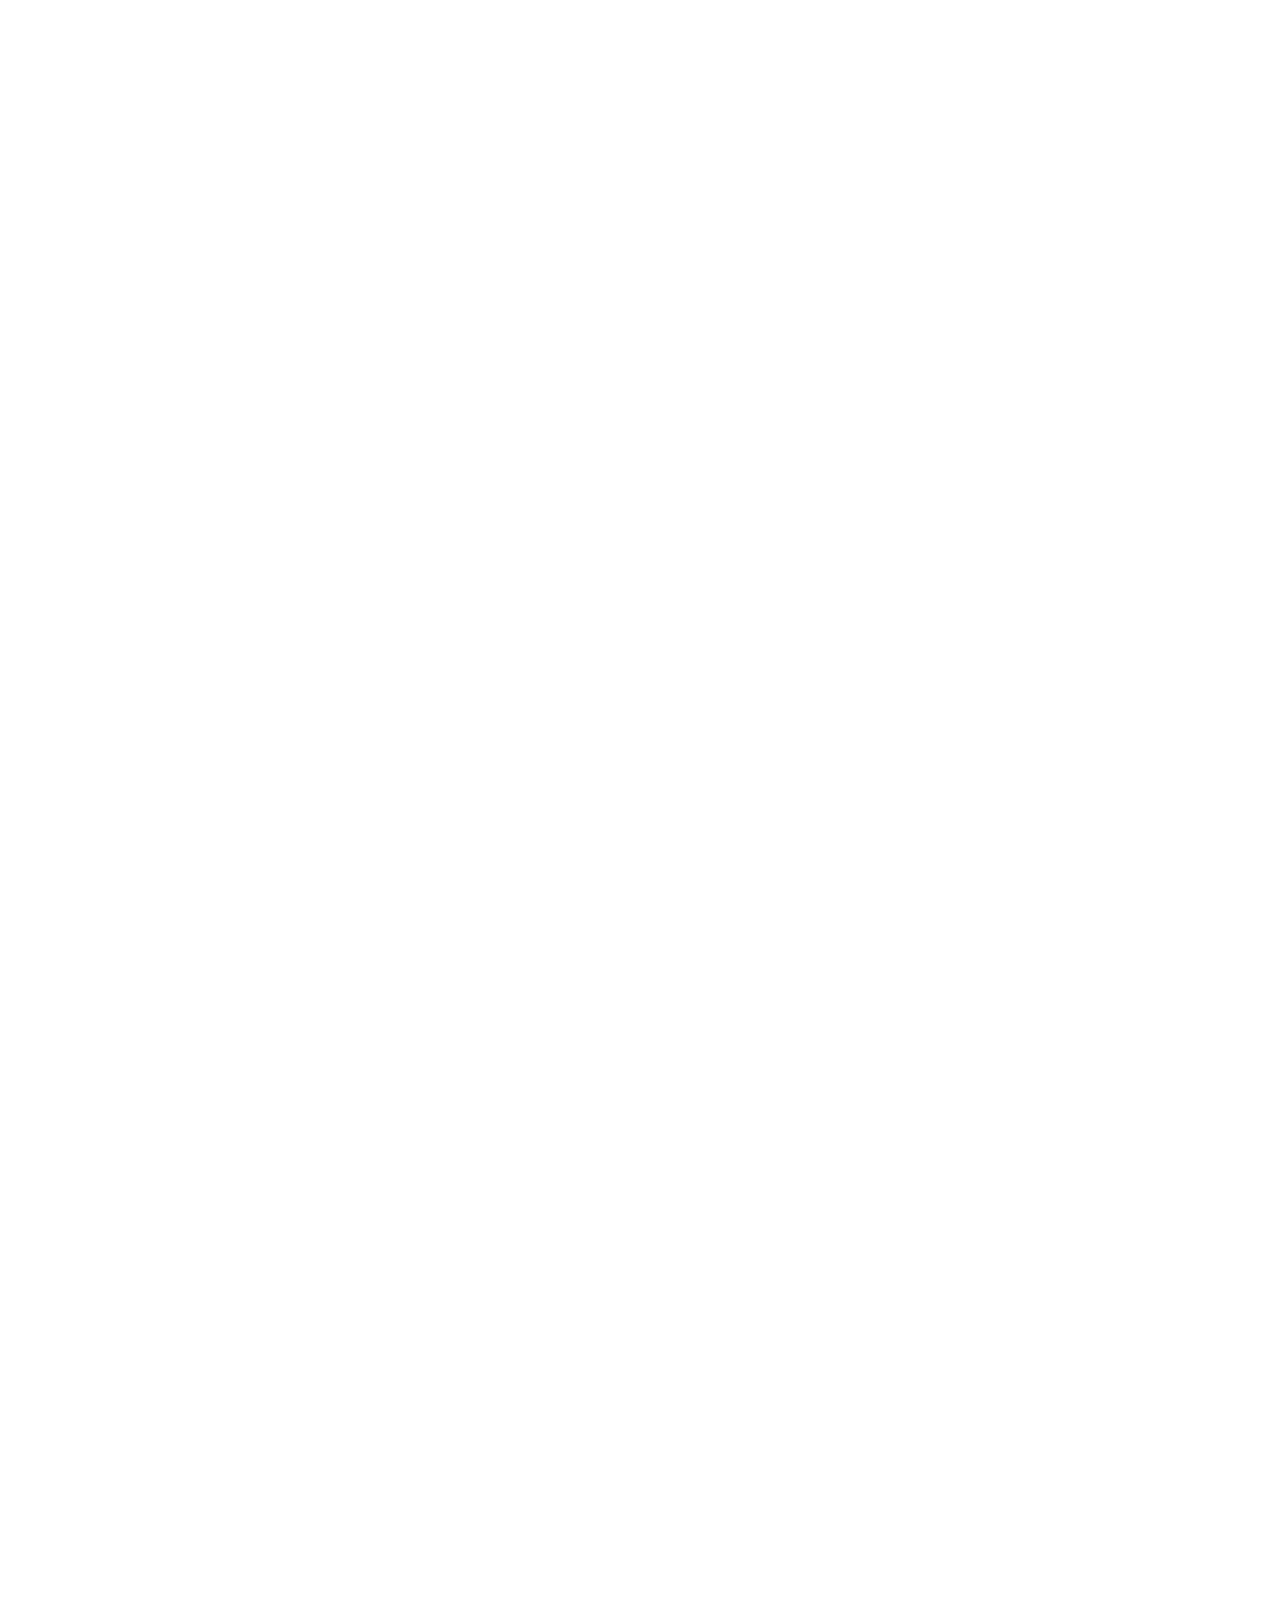
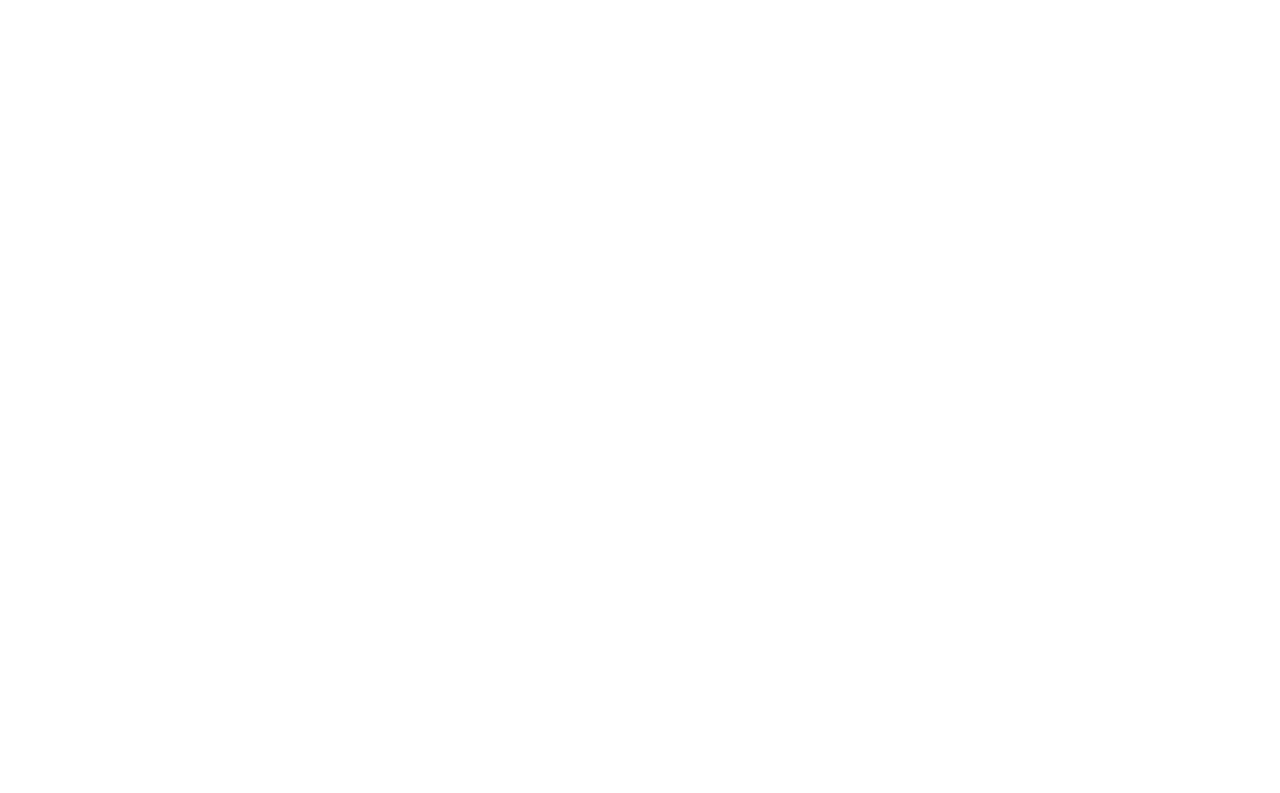
<file: Moderna/services.html>
<!DOCTYPE html>
<html lang="en">

<head>
  <meta charset="utf-8">
  <meta content="width=device-width, initial-scale=1.0" name="viewport">

  <title>Services - Moderna Bootstrap Template</title>
  <meta content="" name="description">
  <meta content="" name="keywords">

  <!-- Favicons -->
  <link href="assets/img/favicon.png" rel="icon">
  <link href="assets/img/apple-touch-icon.png" rel="apple-touch-icon">

  <!-- Google Fonts -->
  <link href="https://fonts.googleapis.com/css?family=Open+Sans:300,300i,400,400i,600,600i,700,700i|Roboto:300,300i,400,400i,500,500i,700,700i&display=swap" rel="stylesheet">

  <!-- Vendor CSS Files -->
  <link href="assets/vendor/animate.css/animate.min.css" rel="stylesheet">
  <link href="assets/vendor/aos/aos.css" rel="stylesheet">
  <link href="assets/vendor/bootstrap/css/bootstrap.min.css" rel="stylesheet">
  <link href="assets/vendor/bootstrap-icons/bootstrap-icons.css" rel="stylesheet">
  <link href="assets/vendor/boxicons/css/boxicons.min.css" rel="stylesheet">
  <link href="assets/vendor/glightbox/css/glightbox.min.css" rel="stylesheet">
  <link href="assets/vendor/swiper/swiper-bundle.min.css" rel="stylesheet">

  <!-- Template Main CSS File -->
  <link href="assets/css/style.css" rel="stylesheet">

  <!-- =======================================================
  * Template Name: Moderna - v4.8.0
  * Template URL: https://bootstrapmade.com/free-bootstrap-template-corporate-moderna/
  * Author: BootstrapMade.com
  * License: https://bootstrapmade.com/license/
  ======================================================== -->
</head>

<body>

  <!-- ======= Header ======= -->
  <header id="header" class="fixed-top d-flex align-items-center ">
    <div class="container d-flex justify-content-between align-items-center">

      <div class="logo">
        <h1 class="text-light"><a href="index.html"><span>Moderna</span></a></h1>
        <!-- Uncomment below if you prefer to use an image logo -->
        <!-- <a href="index.html"><img src="assets/img/logo.png" alt="" class="img-fluid"></a>-->
      </div>

      <nav id="navbar" class="navbar">
        <ul>
          <li><a class="" href="index.html">Home</a></li>
          <li><a href="about.html">About</a></li>
          <li><a class="active" href="services.html">Services</a></li>
          <li><a href="portfolio.html">Portfolio</a></li>
          <li><a href="team.html">Team</a></li>
          <li><a href="blog.html">Blog</a></li>
          <li class="dropdown"><a href="#"><span>Drop Down</span> <i class="bi bi-chevron-down"></i></a>
            <ul>
              <li><a href="#">Drop Down 1</a></li>
              <li class="dropdown"><a href="#"><span>Deep Drop Down</span> <i class="bi bi-chevron-right"></i></a>
                <ul>
                  <li><a href="#">Deep Drop Down 1</a></li>
                  <li><a href="#">Deep Drop Down 2</a></li>
                  <li><a href="#">Deep Drop Down 3</a></li>
                  <li><a href="#">Deep Drop Down 4</a></li>
                  <li><a href="#">Deep Drop Down 5</a></li>
                </ul>
              </li>
              <li><a href="#">Drop Down 2</a></li>
              <li><a href="#">Drop Down 3</a></li>
              <li><a href="#">Drop Down 4</a></li>
            </ul>
          </li>
          <li><a href="contact.html">Contact Us</a></li>
        </ul>
        <i class="bi bi-list mobile-nav-toggle"></i>
      </nav><!-- .navbar -->

    </div>
  </header><!-- End Header -->

  <main id="main">

    <!-- ======= Our Services Section ======= -->
    <section class="breadcrumbs">
      <div class="container">

        <div class="d-flex justify-content-between align-items-center">
          <h2>Our Services</h2>
          <ol>
            <li><a href="index.html">Home</a></li>
            <li>Our Services</li>
          </ol>
        </div>

      </div>
    </section><!-- End Our Services Section -->

    <!-- ======= Services Section ======= -->
    <section class="services">
      <div class="container">

        <div class="row">
          <div class="col-md-6 col-lg-3 d-flex align-items-stretch" data-aos="fade-up">
            <div class="icon-box icon-box-pink">
              <div class="icon"><i class="bx bxl-dribbble"></i></div>
              <h4 class="title"><a href="">Lorem Ipsum</a></h4>
              <p class="description">Voluptatum deleniti atque corrupti quos dolores et quas molestias excepturi sint occaecati cupiditate non provident</p>
            </div>
          </div>

          <div class="col-md-6 col-lg-3 d-flex align-items-stretch" data-aos="fade-up" data-aos-delay="100">
            <div class="icon-box icon-box-cyan">
              <div class="icon"><i class="bx bx-file"></i></div>
              <h4 class="title"><a href="">Sed ut perspiciatis</a></h4>
              <p class="description">Duis aute irure dolor in reprehenderit in voluptate velit esse cillum dolore eu fugiat nulla pariatur</p>
            </div>
          </div>

          <div class="col-md-6 col-lg-3 d-flex align-items-stretch" data-aos="fade-up" data-aos-delay="200">
            <div class="icon-box icon-box-green">
              <div class="icon"><i class="bx bx-tachometer"></i></div>
              <h4 class="title"><a href="">Magni Dolores</a></h4>
              <p class="description">Excepteur sint occaecat cupidatat non proident, sunt in culpa qui officia deserunt mollit anim id est laborum</p>
            </div>
          </div>

          <div class="col-md-6 col-lg-3 d-flex align-items-stretch" data-aos="fade-up" data-aos-delay="200">
            <div class="icon-box icon-box-blue">
              <div class="icon"><i class="bx bx-world"></i></div>
              <h4 class="title"><a href="">Nemo Enim</a></h4>
              <p class="description">At vero eos et accusamus et iusto odio dignissimos ducimus qui blanditiis praesentium voluptatum deleniti atque</p>
            </div>
          </div>

        </div>

      </div>
    </section><!-- End Services Section -->

    <!-- ======= Why Us Section ======= -->
    <section class="why-us section-bg" data-aos="fade-up" date-aos-delay="200">
      <div class="container">

        <div class="row">
          <div class="col-lg-6 video-box">
            <img src="assets/img/why-us.jpg" class="img-fluid" alt="">
            <a href="https://www.youtube.com/watch?v=jDDaplaOz7Q" class="venobox play-btn mb-4" data-vbtype="video" data-autoplay="true"></a>
          </div>

          <div class="col-lg-6 d-flex flex-column justify-content-center p-5">

            <div class="icon-box">
              <div class="icon"><i class="bx bx-fingerprint"></i></div>
              <h4 class="title"><a href="">Lorem Ipsum</a></h4>
              <p class="description">Voluptatum deleniti atque corrupti quos dolores et quas molestias excepturi sint occaecati cupiditate non provident</p>
            </div>

            <div class="icon-box">
              <div class="icon"><i class="bx bx-gift"></i></div>
              <h4 class="title"><a href="">Nemo Enim</a></h4>
              <p class="description">At vero eos et accusamus et iusto odio dignissimos ducimus qui blanditiis praesentium voluptatum deleniti atque</p>
            </div>

          </div>
        </div>

      </div>
    </section><!-- End Why Us Section -->

    <!-- ======= Service Details Section ======= -->
    <section class="service-details">
      <div class="container">

        <div class="row">
          <div class="col-md-6 d-flex align-items-stretch" data-aos="fade-up">
            <div class="card">
              <div class="card-img">
                <img src="assets/img/service-details-1.jpg" alt="...">
              </div>
              <div class="card-body">
                <h5 class="card-title"><a href="#">Our Mission</a></h5>
                <p class="card-text">Lorem ipsum dolor sit amet, consectetur elit, sed do eiusmod tempor ut labore et dolore magna aliqua. Ut enim ad minim veniam, quis nostrud exercitation ullamco laboris nisi ut aliquip ex ea commodo consequat</p>
                <div class="read-more"><a href="#"><i class="bi bi-arrow-right"></i> Read More</a></div>
              </div>
            </div>
          </div>
          <div class="col-md-6 d-flex align-items-stretch" data-aos="fade-up">
            <div class="card">
              <div class="card-img">
                <img src="assets/img/service-details-2.jpg" alt="...">
              </div>
              <div class="card-body">
                <h5 class="card-title"><a href="#">Our Plan</a></h5>
                <p class="card-text">Sed ut perspiciatis unde omnis iste natus error sit voluptatem doloremque laudantium, totam rem aperiam, eaque ipsa quae ab illo inventore veritatis et quasi architecto beatae vitae dicta sunt explicabo</p>
                <div class="read-more"><a href="#"><i class="bi bi-arrow-right"></i> Read More</a></div>
              </div>
            </div>

          </div>
          <div class="col-md-6 d-flex align-items-stretch" data-aos="fade-up">
            <div class="card">
              <div class="card-img">
                <img src="assets/img/service-details-3.jpg" alt="...">
              </div>
              <div class="card-body">
                <h5 class="card-title"><a href="#">Our Vision</a></h5>
                <p class="card-text">Nemo enim ipsam voluptatem quia voluptas sit aut odit aut fugit, sed quia magni dolores eos qui ratione voluptatem sequi nesciunt Neque porro quisquam est, qui dolorem ipsum quia dolor sit amet</p>
                <div class="read-more"><a href="#"><i class="bi bi-arrow-right"></i> Read More</a></div>
              </div>
            </div>
          </div>
          <div class="col-md-6 d-flex align-items-stretch" data-aos="fade-up">
            <div class="card">
              <div class="card-img">
                <img src="assets/img/service-details-4.jpg" alt="...">
              </div>
              <div class="card-body">
                <h5 class="card-title"><a href="#">Our Care</a></h5>
                <p class="card-text">Nostrum eum sed et autem dolorum perspiciatis. Magni porro quisquam laudantium voluptatem. In molestiae earum ab sit esse voluptatem. Eos ipsam cumque ipsum officiis qui nihil aut incidunt aut</p>
                <div class="read-more"><a href="#"><i class="bi bi-arrow-right"></i> Read More</a></div>
              </div>
            </div>
          </div>
        </div>

      </div>
    </section><!-- End Service Details Section -->

    <!-- ======= Pricing Section ======= -->
    <section class="pricing section-bg" data-aos="fade-up">
      <div class="container">

        <div class="section-title">
          <h2>Pricing</h2>
          <p>Magnam dolores commodi suscipit. Necessitatibus eius consequatur ex aliquid fuga eum quidem. Sit sint consectetur velit. Quisquam quos quisquam cupiditate. Et nemo qui impedit suscipit alias ea. Quia fugiat sit in iste officiis commodi quidem hic quas.</p>
        </div>

        <div class="row no-gutters">

          <div class="col-lg-4 box">
            <h3>Free</h3>
            <h4>$0<span>per month</span></h4>
            <ul>
              <li><i class="bx bx-check"></i> Quam adipiscing vitae proin</li>
              <li><i class="bx bx-check"></i> Nec feugiat nisl pretium</li>
              <li><i class="bx bx-check"></i> Nulla at volutpat diam uteera</li>
              <li class="na"><i class="bx bx-x"></i> <span>Pharetra massa massa ultricies</span></li>
              <li class="na"><i class="bx bx-x"></i> <span>Massa ultricies mi quis hendrerit</span></li>
            </ul>
            <a href="#" class="get-started-btn">Get Started</a>
          </div>

          <div class="col-lg-4 box featured">
            <h3>Business</h3>
            <h4>$29<span>per month</span></h4>
            <ul>
              <li><i class="bx bx-check"></i> Quam adipiscing vitae proin</li>
              <li><i class="bx bx-check"></i> Nec feugiat nisl pretium</li>
              <li><i class="bx bx-check"></i> Nulla at volutpat diam uteera</li>
              <li><i class="bx bx-check"></i> Pharetra massa massa ultricies</li>
              <li><i class="bx bx-check"></i> Massa ultricies mi quis hendrerit</li>
            </ul>
            <a href="#" class="get-started-btn">Get Started</a>
          </div>

          <div class="col-lg-4 box">
            <h3>Developer</h3>
            <h4>$49<span>per month</span></h4>
            <ul>
              <li><i class="bx bx-check"></i> Quam adipiscing vitae proin</li>
              <li><i class="bx bx-check"></i> Nec feugiat nisl pretium</li>
              <li><i class="bx bx-check"></i> Nulla at volutpat diam uteera</li>
              <li><i class="bx bx-check"></i> Pharetra massa massa ultricies</li>
              <li><i class="bx bx-check"></i> Massa ultricies mi quis hendrerit</li>
            </ul>
            <a href="#" class="get-started-btn">Get Started</a>
          </div>

        </div>

      </div>
    </section><!-- End Pricing Section -->

  </main><!-- End #main -->

  <!-- ======= Footer ======= -->
  <footer id="footer" data-aos="fade-up" data-aos-easing="ease-in-out" data-aos-duration="500">

    <div class="footer-newsletter">
      <div class="container">
        <div class="row">
          <div class="col-lg-6">
            <h4>Our Newsletter</h4>
            <p>Tamen quem nulla quae legam multos aute sint culpa legam noster magna</p>
          </div>
          <div class="col-lg-6">
            <form action="" method="post">
              <input type="email" name="email"><input type="submit" value="Subscribe">
            </form>
          </div>
        </div>
      </div>
    </div>

    <div class="footer-top">
      <div class="container">
        <div class="row">

          <div class="col-lg-3 col-md-6 footer-links">
            <h4>Useful Links</h4>
            <ul>
              <li><i class="bx bx-chevron-right"></i> <a href="#">Home</a></li>
              <li><i class="bx bx-chevron-right"></i> <a href="#">About us</a></li>
              <li><i class="bx bx-chevron-right"></i> <a href="#">Services</a></li>
              <li><i class="bx bx-chevron-right"></i> <a href="#">Terms of service</a></li>
              <li><i class="bx bx-chevron-right"></i> <a href="#">Privacy policy</a></li>
            </ul>
          </div>

          <div class="col-lg-3 col-md-6 footer-links">
            <h4>Our Services</h4>
            <ul>
              <li><i class="bx bx-chevron-right"></i> <a href="#">Web Design</a></li>
              <li><i class="bx bx-chevron-right"></i> <a href="#">Web Development</a></li>
              <li><i class="bx bx-chevron-right"></i> <a href="#">Product Management</a></li>
              <li><i class="bx bx-chevron-right"></i> <a href="#">Marketing</a></li>
              <li><i class="bx bx-chevron-right"></i> <a href="#">Graphic Design</a></li>
            </ul>
          </div>

          <div class="col-lg-3 col-md-6 footer-contact">
            <h4>Contact Us</h4>
            <p>
              A108 Adam Street <br>
              New York, NY 535022<br>
              United States <br><br>
              <strong>Phone:</strong> +1 5589 55488 55<br>
              <strong>Email:</strong> info@example.com<br>
            </p>

          </div>

          <div class="col-lg-3 col-md-6 footer-info">
            <h3>About Moderna</h3>
            <p>Cras fermentum odio eu feugiat lide par naso tierra. Justo eget nada terra videa magna derita valies darta donna mare fermentum iaculis eu non diam phasellus.</p>
            <div class="social-links mt-3">
              <a href="#" class="twitter"><i class="bx bxl-twitter"></i></a>
              <a href="#" class="facebook"><i class="bx bxl-facebook"></i></a>
              <a href="#" class="instagram"><i class="bx bxl-instagram"></i></a>
              <a href="#" class="linkedin"><i class="bx bxl-linkedin"></i></a>
            </div>
          </div>

        </div>
      </div>
    </div>

    <div class="container">
      <div class="copyright">
        &copy; Copyright <strong><span>Moderna</span></strong>. All Rights Reserved
      </div>
      <div class="credits">
        <!-- All the links in the footer should remain intact. -->
        <!-- You can delete the links only if you purchased the pro version. -->
        <!-- Licensing information: https://bootstrapmade.com/license/ -->
        <!-- Purchase the pro version with working PHP/AJAX contact form: https://bootstrapmade.com/free-bootstrap-template-corporate-moderna/ -->
        Designed by <a href="https://bootstrapmade.com/">BootstrapMade</a>
      </div>
    </div>
  </footer><!-- End Footer -->

  <a href="#" class="back-to-top d-flex align-items-center justify-content-center"><i class="bi bi-arrow-up-short"></i></a>

  <!-- Vendor JS Files -->
  <script src="assets/vendor/purecounter/purecounter.js"></script>
  <script src="assets/vendor/aos/aos.js"></script>
  <script src="assets/vendor/bootstrap/js/bootstrap.bundle.min.js"></script>
  <script src="assets/vendor/glightbox/js/glightbox.min.js"></script>
  <script src="assets/vendor/isotope-layout/isotope.pkgd.min.js"></script>
  <script src="assets/vendor/swiper/swiper-bundle.min.js"></script>
  <script src="assets/vendor/waypoints/noframework.waypoints.js"></script>
  <script src="assets/vendor/php-email-form/validate.js"></script>

  <!-- Template Main JS File -->
  <script src="assets/js/main.js"></script>

</body>

</html>
</file>
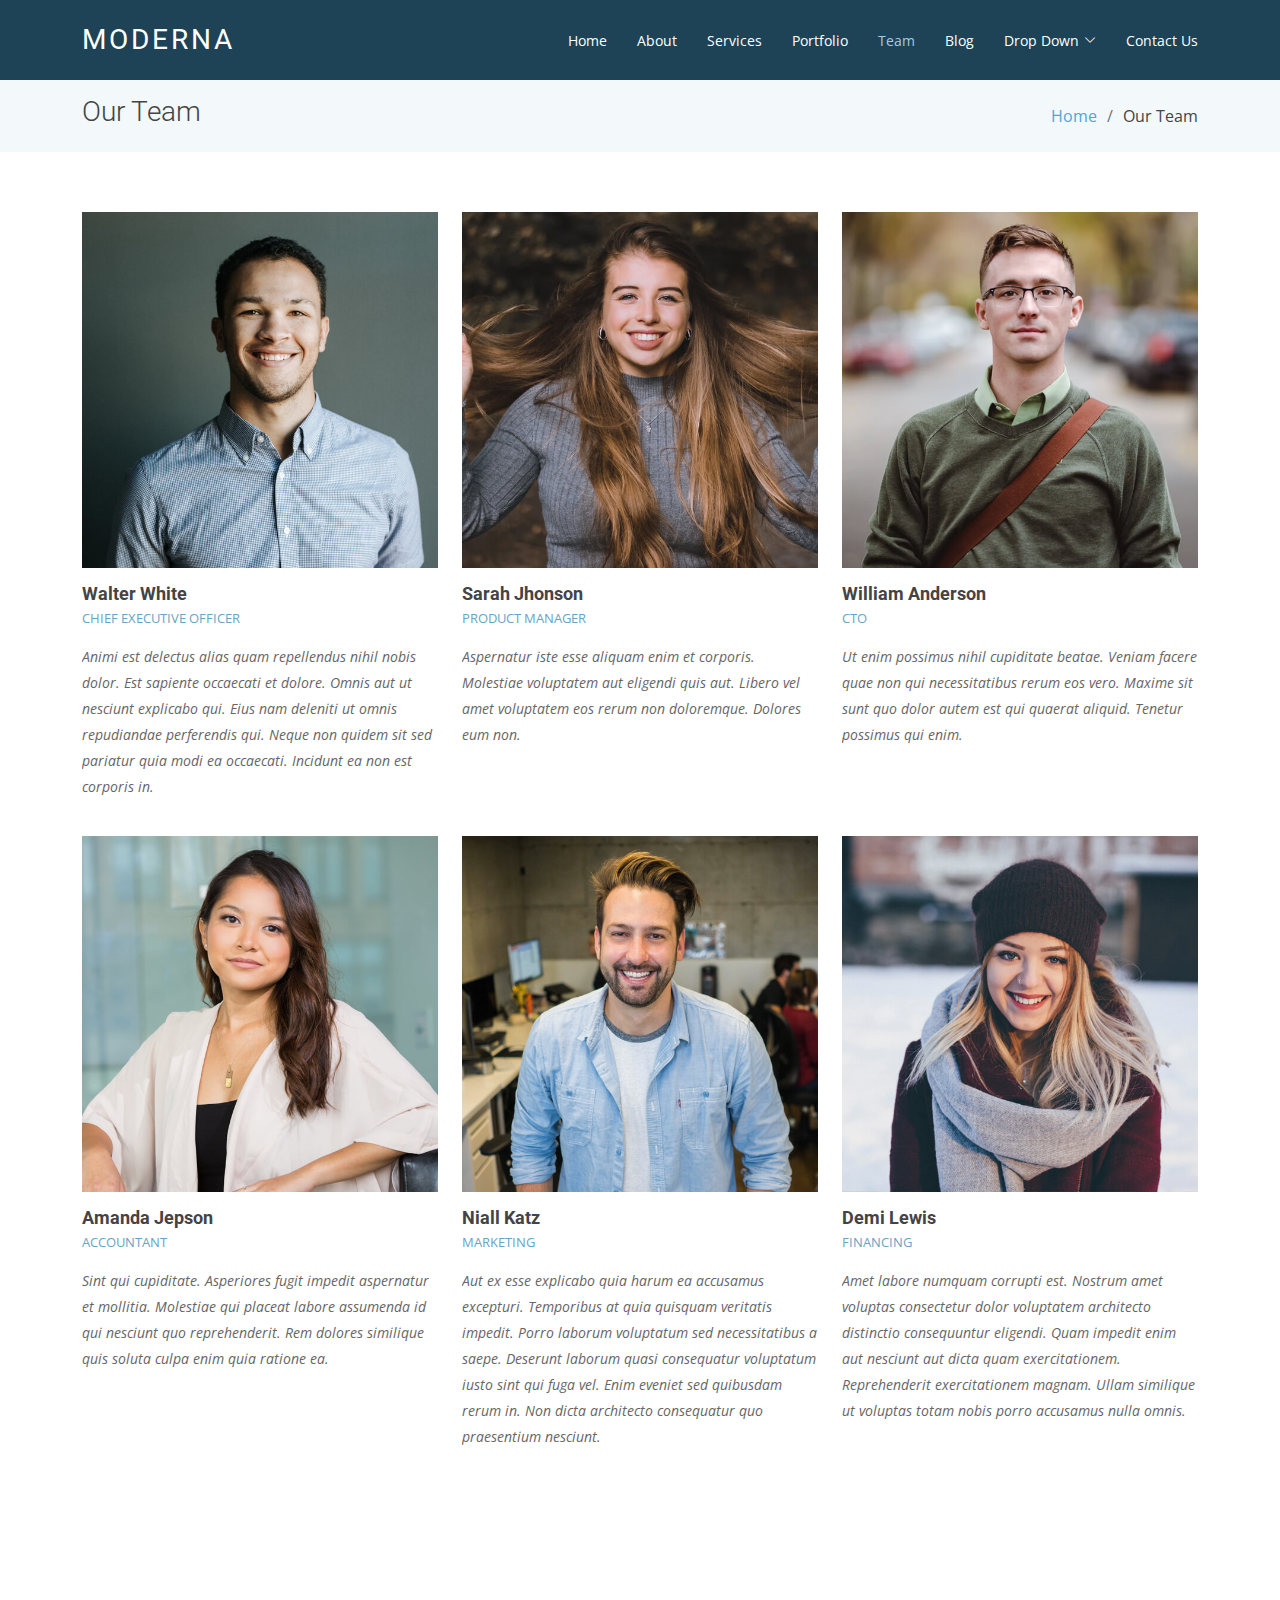
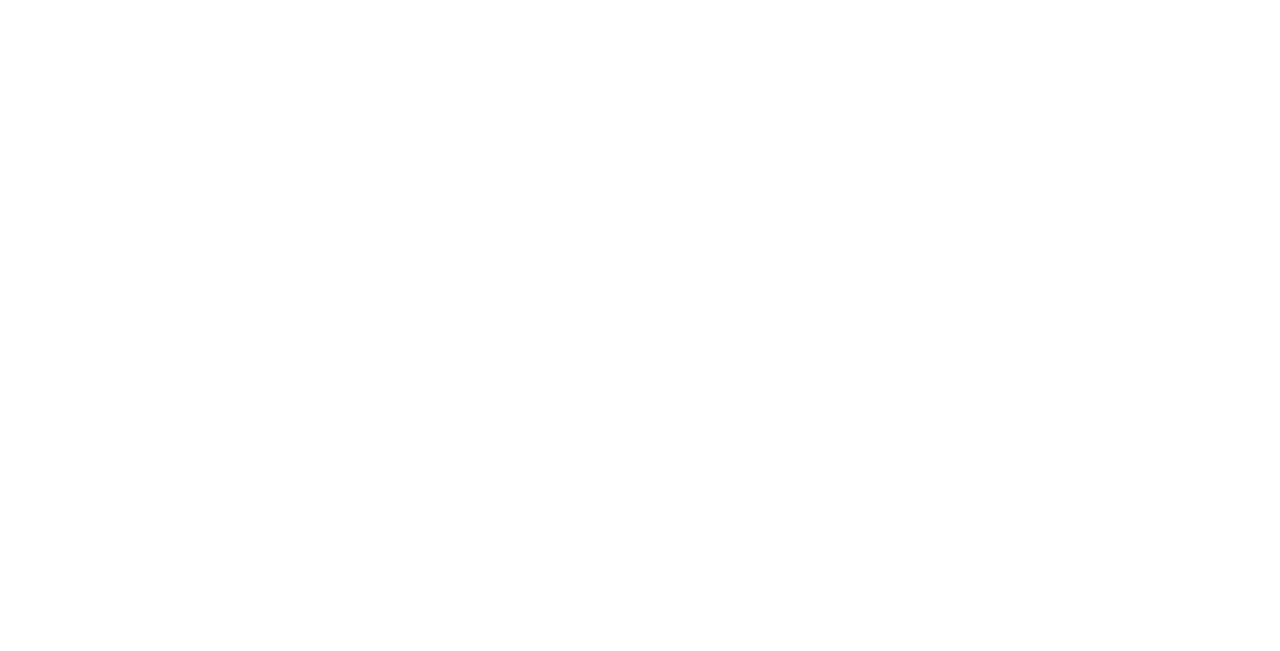
<file: Moderna/team.html>
<!DOCTYPE html>
<html lang="en">

<head>
  <meta charset="utf-8">
  <meta content="width=device-width, initial-scale=1.0" name="viewport">

  <title>Team - Moderna Bootstrap Template</title>
  <meta content="" name="description">
  <meta content="" name="keywords">

  <!-- Favicons -->
  <link href="assets/img/favicon.png" rel="icon">
  <link href="assets/img/apple-touch-icon.png" rel="apple-touch-icon">

  <!-- Google Fonts -->
  <link href="https://fonts.googleapis.com/css?family=Open+Sans:300,300i,400,400i,600,600i,700,700i|Roboto:300,300i,400,400i,500,500i,700,700i&display=swap" rel="stylesheet">

  <!-- Vendor CSS Files -->
  <link href="assets/vendor/animate.css/animate.min.css" rel="stylesheet">
  <link href="assets/vendor/aos/aos.css" rel="stylesheet">
  <link href="assets/vendor/bootstrap/css/bootstrap.min.css" rel="stylesheet">
  <link href="assets/vendor/bootstrap-icons/bootstrap-icons.css" rel="stylesheet">
  <link href="assets/vendor/boxicons/css/boxicons.min.css" rel="stylesheet">
  <link href="assets/vendor/glightbox/css/glightbox.min.css" rel="stylesheet">
  <link href="assets/vendor/swiper/swiper-bundle.min.css" rel="stylesheet">

  <!-- Template Main CSS File -->
  <link href="assets/css/style.css" rel="stylesheet">

  <!-- =======================================================
  * Template Name: Moderna - v4.8.0
  * Template URL: https://bootstrapmade.com/free-bootstrap-template-corporate-moderna/
  * Author: BootstrapMade.com
  * License: https://bootstrapmade.com/license/
  ======================================================== -->
</head>

<body>

  <!-- ======= Header ======= -->
  <header id="header" class="fixed-top d-flex align-items-center ">
    <div class="container d-flex justify-content-between align-items-center">

      <div class="logo">
        <h1 class="text-light"><a href="index.html"><span>Moderna</span></a></h1>
        <!-- Uncomment below if you prefer to use an image logo -->
        <!-- <a href="index.html"><img src="assets/img/logo.png" alt="" class="img-fluid"></a>-->
      </div>

      <nav id="navbar" class="navbar">
        <ul>
          <li><a class="" href="index.html">Home</a></li>
          <li><a href="about.html">About</a></li>
          <li><a href="services.html">Services</a></li>
          <li><a href="portfolio.html">Portfolio</a></li>
          <li><a class="active" href="team.html">Team</a></li>
          <li><a href="blog.html">Blog</a></li>
          <li class="dropdown"><a href="#"><span>Drop Down</span> <i class="bi bi-chevron-down"></i></a>
            <ul>
              <li><a href="#">Drop Down 1</a></li>
              <li class="dropdown"><a href="#"><span>Deep Drop Down</span> <i class="bi bi-chevron-right"></i></a>
                <ul>
                  <li><a href="#">Deep Drop Down 1</a></li>
                  <li><a href="#">Deep Drop Down 2</a></li>
                  <li><a href="#">Deep Drop Down 3</a></li>
                  <li><a href="#">Deep Drop Down 4</a></li>
                  <li><a href="#">Deep Drop Down 5</a></li>
                </ul>
              </li>
              <li><a href="#">Drop Down 2</a></li>
              <li><a href="#">Drop Down 3</a></li>
              <li><a href="#">Drop Down 4</a></li>
            </ul>
          </li>
          <li><a href="contact.html">Contact Us</a></li>
        </ul>
        <i class="bi bi-list mobile-nav-toggle"></i>
      </nav><!-- .navbar -->

    </div>
  </header><!-- End Header -->

  <main id="main">

    <!-- ======= Our Team Section ======= -->
    <section class="breadcrumbs">
      <div class="container">

        <div class="d-flex justify-content-between align-items-center">
          <h2>Our Team</h2>
          <ol>
            <li><a href="index.html">Home</a></li>
            <li>Our Team</li>
          </ol>
        </div>

      </div>
    </section><!-- End Our Team Section -->

    <!-- ======= Team Section ======= -->
    <section class="team" data-aos="fade-up" data-aos-easing="ease-in-out" data-aos-duration="500">
      <div class="container">

        <div class="row">

          <div class="col-lg-4 col-md-6 d-flex align-items-stretch">
            <div class="member">
              <div class="member-img">
                <img src="assets/img/team/team-1.jpg" class="img-fluid" alt="">
                <div class="social">
                  <a href=""><i class="bi bi-twitter"></i></a>
                  <a href=""><i class="bi bi-facebook"></i></a>
                  <a href=""><i class="bi bi-instagram"></i></a>
                  <a href=""><i class="bi bi-linkedin"></i></a>
                </div>
              </div>
              <div class="member-info">
                <h4>Walter White</h4>
                <span>Chief Executive Officer</span>
                <p>Animi est delectus alias quam repellendus nihil nobis dolor. Est sapiente occaecati et dolore. Omnis aut ut nesciunt explicabo qui. Eius nam deleniti ut omnis repudiandae perferendis qui. Neque non quidem sit sed pariatur quia modi ea occaecati. Incidunt ea non est corporis in.</p>
              </div>
            </div>
          </div>

          <div class="col-lg-4 col-md-6 d-flex align-items-stretch">
            <div class="member">
              <div class="member-img">
                <img src="assets/img/team/team-2.jpg" class="img-fluid" alt="">
                <div class="social">
                  <a href=""><i class="bi bi-twitter"></i></a>
                  <a href=""><i class="bi bi-facebook"></i></a>
                  <a href=""><i class="bi bi-instagram"></i></a>
                  <a href=""><i class="bi bi-linkedin"></i></a>
                </div>
              </div>
              <div class="member-info">
                <h4>Sarah Jhonson</h4>
                <span>Product Manager</span>
                <p>Aspernatur iste esse aliquam enim et corporis. Molestiae voluptatem aut eligendi quis aut. Libero vel amet voluptatem eos rerum non doloremque. Dolores eum non.</p>
              </div>
            </div>
          </div>

          <div class="col-lg-4 col-md-6 d-flex align-items-stretch">
            <div class="member">
              <div class="member-img">
                <img src="assets/img/team/team-3.jpg" class="img-fluid" alt="">
                <div class="social">
                  <a href=""><i class="bi bi-twitter"></i></a>
                  <a href=""><i class="bi bi-facebook"></i></a>
                  <a href=""><i class="bi bi-instagram"></i></a>
                  <a href=""><i class="bi bi-linkedin"></i></a>
                </div>
              </div>
              <div class="member-info">
                <h4>William Anderson</h4>
                <span>CTO</span>
                <p>Ut enim possimus nihil cupiditate beatae. Veniam facere quae non qui necessitatibus rerum eos vero. Maxime sit sunt quo dolor autem est qui quaerat aliquid. Tenetur possimus qui enim.</p>
              </div>
            </div>
          </div>

          <div class="col-lg-4 col-md-6 d-flex align-items-stretch">
            <div class="member">
              <div class="member-img">
                <img src="assets/img/team/team-4.jpg" class="img-fluid" alt="">
                <div class="social">
                  <a href=""><i class="bi bi-twitter"></i></a>
                  <a href=""><i class="bi bi-facebook"></i></a>
                  <a href=""><i class="bi bi-instagram"></i></a>
                  <a href=""><i class="bi bi-linkedin"></i></a>
                </div>
              </div>
              <div class="member-info">
                <h4>Amanda Jepson</h4>
                <span>Accountant</span>
                <p>Sint qui cupiditate. Asperiores fugit impedit aspernatur et mollitia. Molestiae qui placeat labore assumenda id qui nesciunt quo reprehenderit. Rem dolores similique quis soluta culpa enim quia ratione ea.</p>
              </div>
            </div>
          </div>

          <div class="col-lg-4 col-md-6 d-flex align-items-stretch">
            <div class="member">
              <div class="member-img">
                <img src="assets/img/team/team-5.jpg" class="img-fluid" alt="">
                <div class="social">
                  <a href=""><i class="bi bi-twitter"></i></a>
                  <a href=""><i class="bi bi-facebook"></i></a>
                  <a href=""><i class="bi bi-instagram"></i></a>
                  <a href=""><i class="bi bi-linkedin"></i></a>
                </div>
              </div>
              <div class="member-info">
                <h4>Niall Katz</h4>
                <span>Marketing</span>
                <p>Aut ex esse explicabo quia harum ea accusamus excepturi. Temporibus at quia quisquam veritatis impedit. Porro laborum voluptatum sed necessitatibus a saepe. Deserunt laborum quasi consequatur voluptatum iusto sint qui fuga vel. Enim eveniet sed quibusdam rerum in. Non dicta architecto consequatur quo praesentium nesciunt.</p>
              </div>
            </div>
          </div>

          <div class="col-lg-4 col-md-6 d-flex align-items-stretch">
            <div class="member">
              <div class="member-img">
                <img src="assets/img/team/team-6.jpg" class="img-fluid" alt="">
                <div class="social">
                  <a href=""><i class="bi bi-twitter"></i></a>
                  <a href=""><i class="bi bi-facebook"></i></a>
                  <a href=""><i class="bi bi-instagram"></i></a>
                  <a href=""><i class="bi bi-linkedin"></i></a>
                </div>
              </div>
              <div class="member-info">
                <h4>Demi Lewis</h4>
                <span>Financing</span>
                <p>Amet labore numquam corrupti est. Nostrum amet voluptas consectetur dolor voluptatem architecto distinctio consequuntur eligendi. Quam impedit enim aut nesciunt aut dicta quam exercitationem. Reprehenderit exercitationem magnam. Ullam similique ut voluptas totam nobis porro accusamus nulla omnis.</p>
              </div>
            </div>
          </div>

        </div>

      </div>
    </section><!-- End Team Section -->

  </main><!-- End #main -->

  <!-- ======= Footer ======= -->
  <footer id="footer" data-aos="fade-up" data-aos-easing="ease-in-out" data-aos-duration="500">

    <div class="footer-newsletter">
      <div class="container">
        <div class="row">
          <div class="col-lg-6">
            <h4>Our Newsletter</h4>
            <p>Tamen quem nulla quae legam multos aute sint culpa legam noster magna</p>
          </div>
          <div class="col-lg-6">
            <form action="" method="post">
              <input type="email" name="email"><input type="submit" value="Subscribe">
            </form>
          </div>
        </div>
      </div>
    </div>

    <div class="footer-top">
      <div class="container">
        <div class="row">

          <div class="col-lg-3 col-md-6 footer-links">
            <h4>Useful Links</h4>
            <ul>
              <li><i class="bx bx-chevron-right"></i> <a href="#">Home</a></li>
              <li><i class="bx bx-chevron-right"></i> <a href="#">About us</a></li>
              <li><i class="bx bx-chevron-right"></i> <a href="#">Services</a></li>
              <li><i class="bx bx-chevron-right"></i> <a href="#">Terms of service</a></li>
              <li><i class="bx bx-chevron-right"></i> <a href="#">Privacy policy</a></li>
            </ul>
          </div>

          <div class="col-lg-3 col-md-6 footer-links">
            <h4>Our Services</h4>
            <ul>
              <li><i class="bx bx-chevron-right"></i> <a href="#">Web Design</a></li>
              <li><i class="bx bx-chevron-right"></i> <a href="#">Web Development</a></li>
              <li><i class="bx bx-chevron-right"></i> <a href="#">Product Management</a></li>
              <li><i class="bx bx-chevron-right"></i> <a href="#">Marketing</a></li>
              <li><i class="bx bx-chevron-right"></i> <a href="#">Graphic Design</a></li>
            </ul>
          </div>

          <div class="col-lg-3 col-md-6 footer-contact">
            <h4>Contact Us</h4>
            <p>
              A108 Adam Street <br>
              New York, NY 535022<br>
              United States <br><br>
              <strong>Phone:</strong> +1 5589 55488 55<br>
              <strong>Email:</strong> info@example.com<br>
            </p>

          </div>

          <div class="col-lg-3 col-md-6 footer-info">
            <h3>About Moderna</h3>
            <p>Cras fermentum odio eu feugiat lide par naso tierra. Justo eget nada terra videa magna derita valies darta donna mare fermentum iaculis eu non diam phasellus.</p>
            <div class="social-links mt-3">
              <a href="#" class="twitter"><i class="bx bxl-twitter"></i></a>
              <a href="#" class="facebook"><i class="bx bxl-facebook"></i></a>
              <a href="#" class="instagram"><i class="bx bxl-instagram"></i></a>
              <a href="#" class="linkedin"><i class="bx bxl-linkedin"></i></a>
            </div>
          </div>

        </div>
      </div>
    </div>

    <div class="container">
      <div class="copyright">
        &copy; Copyright <strong><span>Moderna</span></strong>. All Rights Reserved
      </div>
      <div class="credits">
        <!-- All the links in the footer should remain intact. -->
        <!-- You can delete the links only if you purchased the pro version. -->
        <!-- Licensing information: https://bootstrapmade.com/license/ -->
        <!-- Purchase the pro version with working PHP/AJAX contact form: https://bootstrapmade.com/free-bootstrap-template-corporate-moderna/ -->
        Designed by <a href="https://bootstrapmade.com/">BootstrapMade</a>
      </div>
    </div>
  </footer><!-- End Footer -->

  <a href="#" class="back-to-top d-flex align-items-center justify-content-center"><i class="bi bi-arrow-up-short"></i></a>

  <!-- Vendor JS Files -->
  <script src="assets/vendor/purecounter/purecounter.js"></script>
  <script src="assets/vendor/aos/aos.js"></script>
  <script src="assets/vendor/bootstrap/js/bootstrap.bundle.min.js"></script>
  <script src="assets/vendor/glightbox/js/glightbox.min.js"></script>
  <script src="assets/vendor/isotope-layout/isotope.pkgd.min.js"></script>
  <script src="assets/vendor/swiper/swiper-bundle.min.js"></script>
  <script src="assets/vendor/waypoints/noframework.waypoints.js"></script>
  <script src="assets/vendor/php-email-form/validate.js"></script>

  <!-- Template Main JS File -->
  <script src="assets/js/main.js"></script>

</body>

</html>
</file>
<file: Moderna/assets/css/style.css>
/**
* Template Name: Moderna - v4.8.0
* Template URL: https://bootstrapmade.com/free-bootstrap-template-corporate-moderna/
* Author: BootstrapMade.com
* License: https://bootstrapmade.com/license/
*/

/*--------------------------------------------------------------
# General
--------------------------------------------------------------*/
body {
  font-family: "Open Sans", sans-serif;
  color: #444;
}

a {
  color: #4fa6d5;
  text-decoration: none;
}

a:hover {
  color: #45beff;
  text-decoration: none;
}

h1,
h2,
h3,
h4,
h5,
h6,
.font-primary {
  font-family: "Roboto", sans-serif;
}

/*--------------------------------------------------------------
# Back to top button
--------------------------------------------------------------*/
.back-to-top {
  position: fixed;
  visibility: hidden;
  opacity: 0;
  right: 15px;
  bottom: 15px;
  z-index: 99999;
  background: #68A4C4;
  width: 40px;
  height: 40px;
  border-radius: 4px;
  transition: all 0.4s;
}

.back-to-top i {
  font-size: 24px;
  color: #fff;
  line-height: 0;
}

.back-to-top:hover {
  background: #85b6cf;
  color: #fff;
}

.back-to-top.active {
  visibility: visible;
  opacity: 1;
}

/*--------------------------------------------------------------
# Header
--------------------------------------------------------------*/
#header {
  height: 80px;
  transition: all 0.5s;
  z-index: 997;
  transition: all 0.5s;
  background: #1e4356;
}

#header.header-transparent {
  background: none;
}

#header.header-scrolled {
  background: rgba(30, 67, 86, 0.8);
  height: 60px;
}

#header .logo h1 {
  font-size: 28px;
  margin: 0;
  padding: 4px 0;
  line-height: 1;
  font-weight: 400;
  letter-spacing: 3px;
  text-transform: uppercase;
}

#header .logo h1 a,
#header .logo h1 a:hover {
  color: #fff;
  text-decoration: none;
}

#header .logo img {
  padding: 0;
  margin: 0;
  max-height: 40px;
}

#main {
  margin-top: 80px;
}

/*--------------------------------------------------------------
# Navigation Menu
--------------------------------------------------------------*/
/**
* Desktop Navigation 
*/
.navbar {
  padding: 0;
}

.navbar ul {
  margin: 0;
  padding: 0;
  display: flex;
  list-style: none;
  align-items: center;
}

.navbar li {
  position: relative;
}

.navbar a,
.navbar a:focus {
  display: flex;
  align-items: center;
  justify-content: space-between;
  padding: 10px 0 10px 30px;
  font-family: "Open Sans", sans-serif;
  font-size: 14px;
  color: #fff;
  white-space: nowrap;
  transition: 0.3s;
}

.navbar a i,
.navbar a:focus i {
  font-size: 12px;
  line-height: 0;
  margin-left: 5px;
}

.navbar a:hover,
.navbar .active,
.navbar .active:focus,
.navbar li:hover>a {
  color: #a2cce3;
}

.navbar .dropdown ul {
  display: block;
  position: absolute;
  left: 14px;
  top: calc(100% + 30px);
  margin: 0;
  padding: 10px 0;
  z-index: 99;
  opacity: 0;
  visibility: hidden;
  background: #fff;
  box-shadow: 0px 0px 30px rgba(127, 137, 161, 0.25);
  transition: 0.3s;
}

.navbar .dropdown ul li {
  min-width: 200px;
}

.navbar .dropdown ul a {
  padding: 10px 20px;
  font-size: 14px;
  text-transform: none;
  color: #1c3745;
}

.navbar .dropdown ul a i {
  font-size: 12px;
}

.navbar .dropdown ul a:hover,
.navbar .dropdown ul .active:hover,
.navbar .dropdown ul li:hover>a {
  color: #68A4C4;
}

.navbar .dropdown:hover>ul {
  opacity: 1;
  top: 100%;
  visibility: visible;
}

.navbar .dropdown .dropdown ul {
  top: 0;
  left: calc(100% - 30px);
  visibility: hidden;
}

.navbar .dropdown .dropdown:hover>ul {
  opacity: 1;
  top: 0;
  left: 100%;
  visibility: visible;
}

@media (max-width: 1366px) {
  .navbar .dropdown .dropdown ul {
    left: -90%;
  }

  .navbar .dropdown .dropdown:hover>ul {
    left: -100%;
  }
}

/**
* Mobile Navigation 
*/
.mobile-nav-toggle {
  color: #fff;
  font-size: 28px;
  cursor: pointer;
  display: none;
  line-height: 0;
  transition: 0.5s;
}

@media (max-width: 991px) {
  .mobile-nav-toggle {
    display: block;
  }

  .navbar ul {
    display: none;
  }
}

.navbar-mobile {
  position: fixed;
  overflow: hidden;
  top: 0;
  right: 0;
  left: 0;
  bottom: 0;
  background: rgba(17, 38, 48, 0.9);
  transition: 0.3s;
}

.navbar-mobile .mobile-nav-toggle {
  position: absolute;
  top: 15px;
  right: 15px;
}

.navbar-mobile ul {
  display: block;
  position: absolute;
  top: 55px;
  right: 15px;
  bottom: 15px;
  left: 15px;
  padding: 10px 0;
  background-color: #fff;
  overflow-y: auto;
  transition: 0.3s;
}

.navbar-mobile a,
.navbar-mobile a:focus {
  padding: 10px 20px;
  font-size: 15px;
  color: #1e4356;
}

.navbar-mobile a:hover,
.navbar-mobile .active,
.navbar-mobile li:hover>a {
  color: #68A4C4;
}

.navbar-mobile .getstarted,
.navbar-mobile .getstarted:focus {
  margin: 15px;
}

.navbar-mobile .dropdown ul {
  position: static;
  display: none;
  margin: 10px 20px;
  padding: 10px 0;
  z-index: 99;
  opacity: 1;
  visibility: visible;
  background: #fff;
  box-shadow: 0px 0px 30px rgba(127, 137, 161, 0.25);
}

.navbar-mobile .dropdown ul li {
  min-width: 200px;
}

.navbar-mobile .dropdown ul a {
  padding: 10px 20px;
}

.navbar-mobile .dropdown ul a i {
  font-size: 12px;
}

.navbar-mobile .dropdown ul a:hover,
.navbar-mobile .dropdown ul .active:hover,
.navbar-mobile .dropdown ul li:hover>a {
  color: #68A4C4;
}

.navbar-mobile .dropdown>.dropdown-active {
  display: block;
}

/*--------------------------------------------------------------
# Hero Section
--------------------------------------------------------------*/
#hero {
  width: 100%;
  height: 90vh;
  overflow: hidden;
  position: relative;
}

#hero::after {
  content: "";
  position: absolute;
  left: 50%;
  top: 0;
  width: 130%;
  height: 95%;
  background: linear-gradient(to right, rgba(30, 67, 86, 0.8), rgba(30, 67, 86, 0.6)), url("../img/local.jpg") center top no-repeat;
  background-size: cover;
  z-index: 0;
  border-radius: 0 0 50% 50%;
  transform: translateX(-50%) rotate(0deg);
}

#hero::before {
  content: "";
  position: absolute;
  left: 50%;
  top: 0;
  width: 130%;
  height: 96%;
  background: #68A4C4;
  opacity: 0.3;
  z-index: 0;
  border-radius: 0 0 50% 50%;
  transform: translateX(-50%) translateY(18px) rotate(2deg);
}

#hero .carousel-container {
  display: flex;
  justify-content: center;
  align-items: center;
  flex-direction: column;
  text-align: center;
  bottom: 0;
  top: 0;
  left: 0;
  right: 0;
}

#hero h2 {
  color: #fff;
  margin-bottom: 30px;
  font-size: 48px;
  font-weight: 700;
}

#hero p {
  width: 80%;
  -webkit-animation-delay: 0.4s;
  animation-delay: 0.4s;
  margin: 0 auto 30px auto;
  color: #fff;
}

#hero .carousel-control-prev,
#hero .carousel-control-next {
  width: 10%;
}

#hero .carousel-control-next-icon,
#hero .carousel-control-prev-icon {
  background: none;
  font-size: 48px;
  line-height: 1;
  width: auto;
  height: auto;
}

#hero .btn-get-started {
  font-family: "Roboto", sans-serif;
  font-weight: 500;
  font-size: 14px;
  letter-spacing: 1px;
  display: inline-block;
  padding: 12px 32px;
  border-radius: 50px;
  transition: 0.5s;
  line-height: 1;
  margin: 10px;
  color: #fff;
  -webkit-animation-delay: 0.8s;
  animation-delay: 0.8s;
  border: 2px solid #68A4C4;
}

#hero .btn-get-started:hover {
  background: #68A4C4;
  color: #fff;
  text-decoration: none;
}

@media (min-width: 1024px) {
  #hero p {
    width: 60%;
  }

  #hero .carousel-control-prev,
  #hero .carousel-control-next {
    width: 5%;
  }
}

@media (max-width: 768px) {
  #hero::after {
    width: 180%;
    height: 95%;
    border-radius: 0 0 50% 50%;
    transform: translateX(-50%) rotate(0deg);
  }

  #hero::before {
    top: 0;
    width: 180%;
    height: 94%;
    border-radius: 0 0 50% 50%;
    transform: translateX(-50%) translateY(20px) rotate(4deg);
  }
}

@media (max-width: 575px) {
  #hero h2 {
    font-size: 30px;
  }

  #hero::after {
    left: 40%;
    top: 0;
    width: 200%;
    height: 95%;
    border-radius: 0 0 50% 50%;
    transform: translateX(-50%) rotate(0deg);
  }

  #hero::before {
    left: 50%;
    top: 0;
    width: 200%;
    height: 94%;
    border-radius: 0 0 50% 50%;
    transform: translateX(-50%) translateY(20px) rotate(4deg);
  }
}

/*--------------------------------------------------------------
# Hero No Slider Section
--------------------------------------------------------------*/
#hero-no-slider {
  width: 100%;
  height: 100vh;
  overflow: hidden;
  position: relative;
  text-align: center;
}

#hero-no-slider::before {
  content: "";
  position: absolute;
  left: 0;
  top: 0;
  right: 0;
  bottom: 0;
  background: linear-gradient(to right, rgba(30, 67, 86, 0.8), rgba(30, 67, 86, 0.6)), url("../img/hero-bg.jpg") center top no-repeat;
}

#hero-no-slider h2 {
  color: #fff;
  margin-bottom: 15px;
  font-size: 48px;
  font-weight: 700;
}

#hero-no-slider p {
  color: #fff;
}

#hero-no-slider .btn-get-started {
  font-family: "Roboto", sans-serif;
  font-weight: 500;
  font-size: 14px;
  letter-spacing: 1px;
  display: inline-block;
  padding: 12px 32px;
  border-radius: 50px;
  transition: 0.5s;
  line-height: 1;
  margin: 10px;
  color: #fff;
  -webkit-animation-delay: 0.8s;
  animation-delay: 0.8s;
  border: 2px solid #68A4C4;
}

#hero-no-slider .btn-get-started:hover {
  background: #68A4C4;
  color: #fff;
  text-decoration: none;
}

@media (max-width: 575px) {
  #hero-no-slider h2 {
    font-size: 30px;
  }
}

/*--------------------------------------------------------------
# Sections General
--------------------------------------------------------------*/
section {
  padding: 60px 0;
}

.section-bg {
  background-color: #f3f8fa;
}

.section-title {
  text-align: center;
  padding-bottom: 30px;
}

.section-title h2 {
  font-size: 28px;
  font-weight: 400;
  margin-bottom: 20px;
  padding-bottom: 20px;
  position: relative;
}

.section-title h2::before {
  content: "";
  position: absolute;
  display: block;
  width: 120px;
  height: 1px;
  background: #ddd;
  bottom: 1px;
  left: calc(50% - 60px);
}

.section-title h2::after {
  content: "";
  position: absolute;
  display: block;
  width: 40px;
  height: 3px;
  background: #68A4C4;
  bottom: 0;
  left: calc(50% - 20px);
}

.section-title p {
  margin-bottom: 0;
}

/*--------------------------------------------------------------
# Breadcrumbs
--------------------------------------------------------------*/
.breadcrumbs {
  padding: 15px 0;
  background-color: #f3f8fa;
  min-height: 40px;
}

.breadcrumbs h2 {
  font-size: 28px;
  font-weight: 300;
}

.breadcrumbs ol {
  display: flex;
  flex-wrap: wrap;
  list-style: none;
  padding: 0;
  margin: 0;
}

.breadcrumbs ol li+li {
  padding-left: 10px;
}

.breadcrumbs ol li+li::before {
  display: inline-block;
  padding-right: 10px;
  color: #6c757d;
  content: "/";
}

@media (max-width: 768px) {
  .breadcrumbs .d-flex {
    display: block !important;
  }

  .breadcrumbs ol {
    display: block;
  }

  .breadcrumbs ol li {
    display: inline-block;
  }
}

/*--------------------------------------------------------------
# Our Services
--------------------------------------------------------------*/
.services {
  padding-bottom: 20px;
}

.services .icon-box {
  padding: 30px;
  position: relative;
  overflow: hidden;
  margin: 0 0 40px 0;
  background: #fff;
  box-shadow: 0 5px 26px 0 rgba(68, 88, 144, 0.14);
  transition: all 0.3s ease-in-out;
  text-align: center;
  border: 1px solid #fff;
}

.services .icon {
  margin: 0 auto 20px auto;
  padding-top: 17px;
  display: inline-block;
  text-align: center;
  border-radius: 50%;
  width: 72px;
  height: 72px;
}

.services .icon i {
  font-size: 36px;
  line-height: 1;
}

.services .title {
  font-weight: 700;
  margin-bottom: 15px;
  font-size: 18px;
}

.services .title a {
  color: #111;
}

.services .description {
  font-size: 15px;
  line-height: 28px;
  margin-bottom: 0;
}

.services .icon-box-pink .icon {
  background: #fceef3;
}

.services .icon-box-pink .icon i {
  color: #ff689b;
}

.services .icon-box-pink:hover {
  border-color: #ff689b;
}

.services .icon-box-cyan .icon {
  background: #e6fdfc;
}

.services .icon-box-cyan .icon i {
  color: #3fcdc7;
}

.services .icon-box-cyan:hover {
  border-color: #3fcdc7;
}

.services .icon-box-green .icon {
  background: #eafde7;
}

.services .icon-box-green .icon i {
  color: #41cf2e;
}

.services .icon-box-green:hover {
  border-color: #41cf2e;
}

.services .icon-box-blue .icon {
  background: #e1eeff;
}

.services .icon-box-blue .icon i {
  color: #2282ff;
}

.services .icon-box-blue:hover {
  border-color: #2282ff;
}

/*--------------------------------------------------------------
# Why Us
--------------------------------------------------------------*/
.why-us .container {
  box-shadow: 0 5px 25px 0 rgba(214, 215, 216, 0.6);
  background: #fff;
}

.why-us .icon-box+.icon-box {
  margin-top: 50px;
}

.why-us .icon-box .icon {
  float: left;
  display: flex;
  align-items: center;
  justify-content: center;
  width: 72px;
  height: 72px;
  background: #f3f8fa;
  border-radius: 6px;
  transition: 0.5s;
}

.why-us .icon-box .icon i {
  color: #68A4C4;
  font-size: 32px;
}

.why-us .icon-box:hover .icon {
  background: #68A4C4;
}

.why-us .icon-box:hover .icon i {
  color: #fff;
}

.why-us .icon-box .title {
  margin-left: 95px;
  font-weight: 700;
  margin-bottom: 10px;
  font-size: 18px;
  text-transform: uppercase;
}

.why-us .icon-box .title a {
  color: #343a40;
  transition: 0.3s;
}

.why-us .icon-box .title a:hover {
  color: #68A4C4;
}

.why-us .icon-box .description {
  margin-left: 95px;
  line-height: 24px;
  font-size: 14px;
}

.why-us .video-box {
  position: relative;
}

.why-us .video-box img {
  padding-top: 15px;
  padding-bottom: 15px;
}

.why-us .play-btn {
  width: 94px;
  height: 94px;
  background: radial-gradient(#68A4C4 50%, rgba(104, 164, 196, 0.4) 52%);
  border-radius: 50%;
  display: block;
  position: absolute;
  left: calc(50% - 47px);
  top: calc(50% - 47px);
  overflow: hidden;
}

.why-us .play-btn::after {
  content: "";
  position: absolute;
  left: 50%;
  top: 50%;
  transform: translateX(-40%) translateY(-50%);
  width: 0;
  height: 0;
  border-top: 10px solid transparent;
  border-bottom: 10px solid transparent;
  border-left: 15px solid #fff;
  z-index: 100;
  transition: all 400ms cubic-bezier(0.55, 0.055, 0.675, 0.19);
}

.why-us .play-btn::before {
  content: "";
  position: absolute;
  width: 120px;
  height: 120px;
  -webkit-animation-delay: 0s;
  animation-delay: 0s;
  -webkit-animation: pulsate-btn 2s;
  animation: pulsate-btn 2s;
  -webkit-animation-direction: forwards;
  animation-direction: forwards;
  -webkit-animation-iteration-count: infinite;
  animation-iteration-count: infinite;
  -webkit-animation-timing-function: steps;
  animation-timing-function: steps;
  opacity: 1;
  border-radius: 50%;
  border: 5px solid rgba(104, 164, 196, 0.7);
  top: -15%;
  left: -15%;
  background: rgba(198, 16, 0, 0);
}

.why-us .play-btn:hover::after {
  border-left: 15px solid #68A4C4;
  transform: scale(20);
}

.why-us .play-btn:hover::before {
  content: "";
  position: absolute;
  left: 50%;
  top: 50%;
  transform: translateX(-40%) translateY(-50%);
  width: 0;
  height: 0;
  border: none;
  border-top: 10px solid transparent;
  border-bottom: 10px solid transparent;
  border-left: 15px solid #fff;
  z-index: 200;
  -webkit-animation: none;
  animation: none;
  border-radius: 0;
}

@-webkit-keyframes pulsate-btn {
  0% {
    transform: scale(0.6, 0.6);
    opacity: 1;
  }

  100% {
    transform: scale(1, 1);
    opacity: 0;
  }
}

@keyframes pulsate-btn {
  0% {
    transform: scale(0.6, 0.6);
    opacity: 1;
  }

  100% {
    transform: scale(1, 1);
    opacity: 0;
  }
}

/*--------------------------------------------------------------
# Features
--------------------------------------------------------------*/
.features .row+.row {
  margin-top: 100px;
}

.features h3 {
  font-weight: 400;
  font-size: 24px;
}

.features ul {
  list-style: none;
  padding: 0;
}

.features ul li {
  padding-bottom: 10px;
}

.features ul i {
  font-size: 20px;
  padding-right: 4px;
  color: #68A4C4;
}

.features p:last-child {
  margin-bottom: 0;
}

/*--------------------------------------------------------------
# About
--------------------------------------------------------------*/
.about h3 {
  font-weight: 400;
  font-size: 26px;
}

.about ul {
  list-style: none;
  padding: 0;
}

.about ul li {
  padding-bottom: 10px;
}

.about ul i {
  font-size: 20px;
  padding-right: 4px;
  color: #68A4C4;
}

.about p:last-child {
  margin-bottom: 0;
}

/*--------------------------------------------------------------
# Facts
--------------------------------------------------------------*/
.facts .counters span {
  font-size: 48px;
  display: block;
  color: #68A4C4;
}

.facts .counters p {
  padding: 0;
  margin: 0 0 20px 0;
  font-family: "Roboto", sans-serif;
  font-size: 14px;
}

/*--------------------------------------------------------------
# Our Skills
--------------------------------------------------------------*/
.skills {
  padding: 60px 0;
}

.skills .progress {
  height: 35px;
  margin-bottom: 10px;
}

.skills .progress .skill {
  line-height: 35px;
  padding: 0;
  margin: 0 0 0 20px;
  text-transform: uppercase;
}

.skills .progress .skill .val {
  float: right;
  font-style: normal;
  margin: 0 20px 0 0;
}

.skills .progress-bar {
  width: 1px;
  text-align: left;
  transition: 0.9s;
}

/*--------------------------------------------------------------
# Tetstimonials
--------------------------------------------------------------*/
.testimonials {
  padding: 60px 0;
}

.testimonials .section-header {
  margin-bottom: 40px;
}

.testimonials .testimonials-carousel {
  overflow: hidden;
}

.testimonials .testimonial-item {
  text-align: center;
}

.testimonials .testimonial-item .testimonial-img {
  width: 120px;
  border-radius: 50%;
  border: 4px solid #fff;
  margin: 0 auto;
}

.testimonials .testimonial-item h3 {
  font-size: 20px;
  font-weight: bold;
  margin: 10px 0 5px 0;
  color: #111;
}

.testimonials .testimonial-item h4 {
  font-size: 14px;
  color: #999;
  margin: 0 0 15px 0;
}

.testimonials .testimonial-item .quote-icon-left,
.testimonials .testimonial-item .quote-icon-right {
  color: #fbfcfd;
  font-size: 26px;
}

.testimonials .testimonial-item .quote-icon-left {
  display: inline-block;
  left: -5px;
  position: relative;
}

.testimonials .testimonial-item .quote-icon-right {
  display: inline-block;
  right: -5px;
  position: relative;
  top: 10px;
}

.testimonials .testimonial-item p {
  font-style: italic;
  margin: 0 auto 15px auto;
}

.testimonials .swiper-pagination {
  margin-top: 20px;
  position: relative;
}

.testimonials .swiper-pagination .swiper-pagination-bullet {
  width: 12px;
  height: 12px;
  background-color: #fff;
  opacity: 1;
  border: 1px solid #68A4C4;
}

.testimonials .swiper-pagination .swiper-pagination-bullet-active {
  background-color: #68A4C4;
}

/*--------------------------------------------------------------
# Service Details
--------------------------------------------------------------*/
.service-details {
  padding-bottom: 10px;
}

.service-details .card {
  border: 0;
  padding: 0 30px;
  margin-bottom: 60px;
  position: relative;
}

.service-details .card-img {
  width: calc(100% + 60px);
  margin-left: -30px;
  overflow: hidden;
  z-index: 9;
  border-radius: 0;
}

.service-details .card-img img {
  max-width: 100%;
  transition: all 0.3s ease-in-out;
}

.service-details .card-body {
  z-index: 10;
  background: #fff;
  border-top: 4px solid #fff;
  padding: 30px;
  box-shadow: 0px 2px 15px rgba(0, 0, 0, 0.1);
  margin-top: -60px;
  transition: 0.3s;
}

.service-details .card-title {
  font-weight: 700;
  text-align: center;
  margin-bottom: 20px;
}

.service-details .card-title a {
  color: #1e4356;
  transition: 0.3s;
}

.service-details .card-text {
  color: #5e5e5e;
}

.service-details .read-more a {
  color: #777777;
  text-transform: uppercase;
  font-weight: 600;
  font-size: 12px;
  transition: 0.3s;
}

.service-details .read-more a:hover {
  color: #68A4C4;
}

.service-details .card:hover img {
  transform: scale(1.1);
}

.service-details .card:hover .card-body {
  border-color: #68A4C4;
}

.service-details .card:hover .card-body .card-title a {
  color: #68A4C4;
}

/*--------------------------------------------------------------
# Pricing
--------------------------------------------------------------*/
.pricing .row {
  padding-top: 40px;
}

.pricing .box {
  padding: 40px;
  margin-bottom: 30px;
  box-shadow: 0px 0px 30px rgba(73, 78, 92, 0.15);
  background: #fff;
  text-align: center;
}

.pricing h3 {
  font-weight: 300;
  margin-bottom: 15px;
  font-size: 28px;
}

.pricing h4 {
  font-size: 46px;
  color: #68A4C4;
  font-weight: 400;
  font-family: "Open Sans", sans-serif;
  margin-bottom: 25px;
}

.pricing h4 span {
  color: #bababa;
  font-size: 18px;
  display: block;
}

.pricing ul {
  padding: 0;
  list-style: none;
  color: #999;
  text-align: left;
  line-height: 20px;
}

.pricing ul li {
  padding-bottom: 12px;
}

.pricing ul i {
  color: #68A4C4;
  font-size: 18px;
  padding-right: 4px;
}

.pricing ul .na {
  color: #ccc;
}

.pricing ul .na i {
  color: #ccc;
}

.pricing ul .na span {
  text-decoration: line-through;
}

.pricing .get-started-btn {
  background: #1e4356;
  display: inline-block;
  padding: 6px 30px;
  border-radius: 20px;
  color: #fff;
  transition: none;
  font-size: 14px;
  font-weight: 400;
  font-family: "Roboto", sans-serif;
  transition: 0.3s;
}

.pricing .get-started-btn:hover {
  background: #68A4C4;
}

.pricing .featured {
  z-index: 10;
  margin: -30px -5px 0 -5px;
}

.pricing .featured .get-started-btn {
  background: #68A4C4;
}

.pricing .featured .get-started-btn:hover {
  background: #85b6cf;
}

@media (max-width: 992px) {
  .pricing .box {
    max-width: 60%;
    margin: 0 auto 30px auto;
  }
}

@media (max-width: 767px) {
  .pricing .box {
    max-width: 80%;
    margin: 0 auto 30px auto;
  }
}

@media (max-width: 420px) {
  .pricing .box {
    max-width: 100%;
    margin: 0 auto 30px auto;
  }
}

/*--------------------------------------------------------------
# Portfolio
--------------------------------------------------------------*/
.portfolio {
  padding-bottom: 60px;
}

.portfolio #portfolio-flters {
  padding: 0;
  margin: 0 0 35px 0;
  list-style: none;
  text-align: center;
}

.portfolio #portfolio-flters li {
  cursor: pointer;
  margin: 0 12px 5px 12px;
  display: inline-block;
  padding: 0 4px 6px 4px;
  font-size: 16px;
  font-weight: 500;
  line-height: 20px;
  color: #444;
  transition: all 0.3s ease-in-out;
  border-bottom: 2px solid #fff;
  font-family: "Roboto", sans-serif;
}

.portfolio #portfolio-flters li:hover,
.portfolio #portfolio-flters li.filter-active {
  border-color: #68A4C4;
  color: #68A4C4;
}

.portfolio .portfolio-item {
  background: #1e4356;
  overflow: hidden;
  min-height: 200px;
  position: relative;
  border-radius: 4px;
  margin: 0 0 30px 0;
}

.portfolio .portfolio-item img {
  transition: all 0.3s ease-in-out;
}

.portfolio .portfolio-item .portfolio-info {
  opacity: 0;
  position: absolute;
  transition: all 0.3s linear;
  text-align: center;
  top: 10%;
  left: 0;
  right: 0;
}

.portfolio .portfolio-item .portfolio-info h3 {
  font-size: 22px;
  color: #fff;
  font-weight: bold;
}

.portfolio .portfolio-item .portfolio-info a i {
  color: rgba(255, 255, 255, 0.6);
  font-size: 28px;
  transition: 0.3s;
}

.portfolio .portfolio-item .portfolio-info a i:hover {
  color: white;
}

.portfolio .portfolio-item:hover img {
  opacity: 0.6;
  transform: scale(1.1);
}

.portfolio .portfolio-item:hover .portfolio-info {
  opacity: 1;
  top: calc(50% - 30px);
}

/*--------------------------------------------------------------
# Portfolio Details
--------------------------------------------------------------*/
.portfolio-details {
  padding-top: 40px;
}

.portfolio-details .portfolio-details-slider img {
  width: 100%;
}

.portfolio-details .portfolio-details-slider .swiper-pagination {
  margin-top: 20px;
  position: relative;
}

.portfolio-details .portfolio-details-slider .swiper-pagination .swiper-pagination-bullet {
  width: 12px;
  height: 12px;
  background-color: #fff;
  opacity: 1;
  border: 1px solid #68A4C4;
}

.portfolio-details .portfolio-details-slider .swiper-pagination .swiper-pagination-bullet-active {
  background-color: #68A4C4;
}

.portfolio-details .portfolio-info {
  padding: 30px;
  box-shadow: 0px 0 30px rgba(30, 67, 86, 0.08);
}

.portfolio-details .portfolio-info h3 {
  font-size: 22px;
  font-weight: 700;
  margin-bottom: 20px;
  padding-bottom: 20px;
  border-bottom: 1px solid #eee;
}

.portfolio-details .portfolio-info ul {
  list-style: none;
  padding: 0;
  font-size: 15px;
}

.portfolio-details .portfolio-info ul li+li {
  margin-top: 10px;
}

.portfolio-details .portfolio-description {
  padding-top: 30px;
}

.portfolio-details .portfolio-description h2 {
  font-size: 26px;
  font-weight: 700;
  margin-bottom: 20px;
}

.portfolio-details .portfolio-description p {
  padding: 0;
}

/*--------------------------------------------------------------
# Team
--------------------------------------------------------------*/
.team {
  background: #fff;
  padding-bottom: 30px;
}

.team .member {
  margin-bottom: 20px;
  overflow: hidden;
}

.team .member .member-img {
  position: relative;
  overflow: hidden;
}

.team .member .social {
  position: absolute;
  left: 0;
  bottom: -40px;
  right: 0;
  height: 40px;
  opacity: 0;
  transition: bottom ease-in-out 0.4s;
  text-align: center;
  background: rgba(30, 67, 86, 0.8);
  display: flex;
  align-items: center;
  justify-content: center;
}

.team .member .social a {
  transition: color 0.3s;
  color: #fff;
  margin: 0 12px;
  display: inline-block;
}

.team .member .social a:hover {
  color: #68A4C4;
}

.team .member .social i {
  font-size: 18px;
  margin: 0 2px;
}

.team .member .member-info h4 {
  font-weight: 700;
  margin: 15px 0 5px 0;
  font-size: 18px;
}

.team .member .member-info span {
  display: block;
  font-size: 13px;
  text-transform: uppercase;
  font-weight: 400;
  margin-bottom: 15px;
  color: #68A4C4;
}

.team .member .member-info p {
  font-style: italic;
  font-size: 14px;
  line-height: 26px;
  color: #666;
}

.team .member:hover .social {
  bottom: 0;
  opacity: 1;
  transition: bottom ease-in-out 0.4s;
}

.team .member:hover .social a,
.team .member:hover .social i {
  line-height: 0;
  font-size: 18px;
}

/*--------------------------------------------------------------
# Contact
--------------------------------------------------------------*/
.contact {
  padding-bottom: 30px;
}

.contact .info-box {
  color: #444;
  text-align: center;
  box-shadow: 0 0 30px rgba(214, 215, 216, 0.6);
  padding: 20px 0 30px 0;
  margin-bottom: 30px;
}

.contact .info-box i {
  font-size: 32px;
  color: #68A4C4;
  border-radius: 50%;
  padding: 8px;
  border: 2px dotted #a2cce3;
}

.contact .info-box h3 {
  font-size: 20px;
  color: #666;
  font-weight: 700;
  margin: 10px 0;
}

.contact .info-box p {
  padding: 0;
  line-height: 24px;
  font-size: 14px;
  margin-bottom: 0;
}

.contact .php-email-form {
  box-shadow: 0 0 30px rgba(214, 215, 216, 0.6);
  padding: 30px;
  margin-bottom: 30px;
}

.contact .php-email-form .error-message {
  display: none;
  color: #fff;
  background: #ed3c0d;
  text-align: left;
  padding: 15px;
  font-weight: 600;
}

.contact .php-email-form .error-message br+br {
  margin-top: 25px;
}

.contact .php-email-form .sent-message {
  display: none;
  color: #fff;
  background: #18d26e;
  text-align: center;
  padding: 15px;
  font-weight: 600;
}

.contact .php-email-form .loading {
  display: none;
  background: #fff;
  text-align: center;
  padding: 15px;
}

.contact .php-email-form .loading:before {
  content: "";
  display: inline-block;
  border-radius: 50%;
  width: 24px;
  height: 24px;
  margin: 0 10px -6px 0;
  border: 3px solid #18d26e;
  border-top-color: #eee;
  -webkit-animation: animate-loading 1s linear infinite;
  animation: animate-loading 1s linear infinite;
}

.contact .php-email-form input,
.contact .php-email-form textarea {
  border-radius: 0;
  box-shadow: none;
  font-size: 14px;
}

.contact .php-email-form input::focus,
.contact .php-email-form textarea::focus {
  background-color: #68A4C4;
}

.contact .php-email-form input {
  padding: 10px 15px;
}

.contact .php-email-form textarea {
  padding: 12px 15px;
}

.contact .php-email-form button[type=submit] {
  background: #68A4C4;
  border: 0;
  padding: 10px 24px;
  color: #fff;
  transition: 0.4s;
}

.contact .php-email-form button[type=submit]:hover {
  background: #8dbad2;
}

@-webkit-keyframes animate-loading {
  0% {
    transform: rotate(0deg);
  }

  100% {
    transform: rotate(360deg);
  }
}

@keyframes animate-loading {
  0% {
    transform: rotate(0deg);
  }

  100% {
    transform: rotate(360deg);
  }
}

/*--------------------------------------------------------------
# Map
--------------------------------------------------------------*/
.map {
  padding: 0;
  margin-bottom: -6px;
}

.map iframe {
  width: 100%;
  height: 380px;
}

/*--------------------------------------------------------------
# Blog
--------------------------------------------------------------*/
.blog {
  padding: 40px 0 20px 0;
}

.blog .entry {
  padding: 30px;
  margin-bottom: 60px;
  box-shadow: 0 4px 16px rgba(0, 0, 0, 0.1);
}

.blog .entry .entry-img {
  max-height: 440px;
  margin: -30px -30px 20px -30px;
  overflow: hidden;
}

.blog .entry .entry-title {
  font-size: 28px;
  font-weight: bold;
  padding: 0;
  margin: 0 0 20px 0;
}

.blog .entry .entry-title a {
  color: #1e4356;
  transition: 0.3s;
}

.blog .entry .entry-title a:hover {
  color: #68A4C4;
}

.blog .entry .entry-meta {
  margin-bottom: 15px;
  color: #72afce;
}

.blog .entry .entry-meta ul {
  display: flex;
  flex-wrap: wrap;
  list-style: none;
  align-items: center;
  padding: 0;
  margin: 0;
}

.blog .entry .entry-meta ul li+li {
  padding-left: 20px;
}

.blog .entry .entry-meta i {
  font-size: 16px;
  margin-right: 8px;
  line-height: 0;
}

.blog .entry .entry-meta a {
  color: #777777;
  font-size: 14px;
  display: inline-block;
  line-height: 1;
}

.blog .entry .entry-content p {
  line-height: 24px;
}

.blog .entry .entry-content .read-more {
  -moz-text-align-last: right;
  text-align-last: right;
}

.blog .entry .entry-content .read-more a {
  display: inline-block;
  background: #68A4C4;
  color: #fff;
  padding: 6px 20px;
  transition: 0.3s;
  font-size: 14px;
}

.blog .entry .entry-content .read-more a:hover {
  background: #7aafcb;
}

.blog .entry .entry-content h3 {
  font-size: 22px;
  margin-top: 30px;
  font-weight: bold;
}

.blog .entry .entry-content blockquote {
  overflow: hidden;
  background-color: #fafafa;
  padding: 60px;
  position: relative;
  text-align: center;
  margin: 20px 0;
}

.blog .entry .entry-content blockquote p {
  color: #444;
  line-height: 1.6;
  margin-bottom: 0;
  font-style: italic;
  font-weight: 500;
  font-size: 22px;
}

.blog .entry .entry-content blockquote::after {
  content: "";
  position: absolute;
  left: 0;
  top: 0;
  bottom: 0;
  width: 3px;
  background-color: #1e4356;
  margin-top: 20px;
  margin-bottom: 20px;
}

.blog .entry .entry-footer {
  padding-top: 10px;
  border-top: 1px solid #e6e6e6;
}

.blog .entry .entry-footer i {
  color: #4c99c1;
  display: inline;
}

.blog .entry .entry-footer a {
  color: #255269;
  transition: 0.3s;
}

.blog .entry .entry-footer a:hover {
  color: #68A4C4;
}

.blog .entry .entry-footer .cats {
  list-style: none;
  display: inline;
  padding: 0 20px 0 0;
  font-size: 14px;
}

.blog .entry .entry-footer .cats li {
  display: inline-block;
}

.blog .entry .entry-footer .tags {
  list-style: none;
  display: inline;
  padding: 0;
  font-size: 14px;
}

.blog .entry .entry-footer .tags li {
  display: inline-block;
}

.blog .entry .entry-footer .tags li+li::before {
  padding-right: 6px;
  color: #6c757d;
  content: ",";
}

.blog .entry .entry-footer .share {
  font-size: 16px;
}

.blog .entry .entry-footer .share i {
  padding-left: 5px;
}

.blog .entry-single {
  margin-bottom: 30px;
}

.blog .blog-author {
  padding: 20px;
  margin-bottom: 30px;
  box-shadow: 0 4px 16px rgba(0, 0, 0, 0.1);
}

.blog .blog-author img {
  width: 120px;
  margin-right: 20px;
}

.blog .blog-author h4 {
  font-weight: 600;
  font-size: 22px;
  margin-bottom: 0px;
  padding: 0;
  color: #1e4356;
}

.blog .blog-author .social-links {
  margin: 0 10px 10px 0;
}

.blog .blog-author .social-links a {
  color: rgba(30, 67, 86, 0.5);
  margin-right: 5px;
}

.blog .blog-author p {
  font-style: italic;
  color: #b7b7b7;
}

.blog .blog-comments {
  margin-bottom: 30px;
}

.blog .blog-comments .comments-count {
  font-weight: bold;
}

.blog .blog-comments .comment {
  margin-top: 30px;
  position: relative;
}

.blog .blog-comments .comment .comment-img {
  margin-right: 14px;
}

.blog .blog-comments .comment .comment-img img {
  width: 60px;
}

.blog .blog-comments .comment h5 {
  font-size: 16px;
  margin-bottom: 2px;
}

.blog .blog-comments .comment h5 a {
  font-weight: bold;
  color: #444;
  transition: 0.3s;
}

.blog .blog-comments .comment h5 a:hover {
  color: #68A4C4;
}

.blog .blog-comments .comment h5 .reply {
  padding-left: 10px;
  color: #1e4356;
}

.blog .blog-comments .comment h5 .reply i {
  font-size: 20px;
}

.blog .blog-comments .comment time {
  display: block;
  font-size: 14px;
  color: #2b607c;
  margin-bottom: 5px;
}

.blog .blog-comments .comment.comment-reply {
  padding-left: 40px;
}

.blog .blog-comments .reply-form {
  margin-top: 30px;
  padding: 30px;
  box-shadow: 0 4px 16px rgba(0, 0, 0, 0.1);
}

.blog .blog-comments .reply-form h4 {
  font-weight: bold;
  font-size: 22px;
}

.blog .blog-comments .reply-form p {
  font-size: 14px;
}

.blog .blog-comments .reply-form input {
  border-radius: 4px;
  padding: 10px 10px;
  font-size: 14px;
}

.blog .blog-comments .reply-form input:focus {
  box-shadow: none;
  border-color: #b1d0e1;
}

.blog .blog-comments .reply-form textarea {
  border-radius: 4px;
  padding: 10px 10px;
  font-size: 14px;
}

.blog .blog-comments .reply-form textarea:focus {
  box-shadow: none;
  border-color: #b1d0e1;
}

.blog .blog-comments .reply-form .form-group {
  margin-bottom: 25px;
}

.blog .blog-comments .reply-form .btn-primary {
  border-radius: 4px;
  padding: 10px 20px;
  border: 0;
  background-color: #1e4356;
}

.blog .blog-comments .reply-form .btn-primary:hover {
  background-color: #255269;
}

.blog .blog-pagination {
  color: #387ea2;
}

.blog .blog-pagination ul {
  display: flex;
  padding: 0;
  margin: 0;
  list-style: none;
}

.blog .blog-pagination li {
  margin: 0 5px;
  transition: 0.3s;
}

.blog .blog-pagination li a {
  color: #1e4356;
  padding: 7px 16px;
  display: flex;
  align-items: center;
  justify-content: center;
}

.blog .blog-pagination li.active,
.blog .blog-pagination li:hover {
  background: #68A4C4;
}

.blog .blog-pagination li.active a,
.blog .blog-pagination li:hover a {
  color: #fff;
}

.blog .sidebar {
  padding: 30px;
  margin: 0 0 60px 20px;
  box-shadow: 0 4px 16px rgba(0, 0, 0, 0.1);
}

.blog .sidebar .sidebar-title {
  font-size: 20px;
  font-weight: 700;
  padding: 0 0 0 0;
  margin: 0 0 15px 0;
  color: #1e4356;
  position: relative;
}

.blog .sidebar .sidebar-item {
  margin-bottom: 30px;
}

.blog .sidebar .search-form form {
  background: #fff;
  border: 1px solid #ddd;
  padding: 3px 10px;
  position: relative;
}

.blog .sidebar .search-form form input[type=text] {
  border: 0;
  padding: 4px;
  border-radius: 4px;
  width: calc(100% - 40px);
}

.blog .sidebar .search-form form button {
  position: absolute;
  top: 0;
  right: 0;
  bottom: 0;
  border: 0;
  background: none;
  font-size: 16px;
  padding: 0 15px;
  margin: -1px;
  background: #68A4C4;
  color: #fff;
  transition: 0.3s;
  border-radius: 0 4px 4px 0;
  line-height: 0;
}

.blog .sidebar .search-form form button i {
  line-height: 0;
}

.blog .sidebar .search-form form button:hover {
  background: #77adca;
}

.blog .sidebar .categories ul {
  list-style: none;
  padding: 0;
}

.blog .sidebar .categories ul li+li {
  padding-top: 10px;
}

.blog .sidebar .categories ul a {
  color: #1e4356;
  transition: 0.3s;
}

.blog .sidebar .categories ul a:hover {
  color: #68A4C4;
}

.blog .sidebar .categories ul a span {
  padding-left: 5px;
  color: #aaaaaa;
  font-size: 14px;
}

.blog .sidebar .recent-posts .post-item+.post-item {
  margin-top: 15px;
}

.blog .sidebar .recent-posts img {
  width: 80px;
  float: left;
}

.blog .sidebar .recent-posts h4 {
  font-size: 15px;
  margin-left: 95px;
  font-weight: bold;
}

.blog .sidebar .recent-posts h4 a {
  color: #1e4356;
  transition: 0.3s;
}

.blog .sidebar .recent-posts h4 a:hover {
  color: #68A4C4;
}

.blog .sidebar .recent-posts time {
  display: block;
  margin-left: 95px;
  font-style: italic;
  font-size: 14px;
  color: #aaaaaa;
}

.blog .sidebar .tags {
  margin-bottom: -10px;
}

.blog .sidebar .tags ul {
  list-style: none;
  padding: 0;
}

.blog .sidebar .tags ul li {
  display: inline-block;
}

.blog .sidebar .tags ul a {
  color: #3f8db5;
  font-size: 14px;
  padding: 6px 14px;
  margin: 0 6px 8px 0;
  border: 1px solid #e4eff5;
  display: inline-block;
  transition: 0.3s;
}

.blog .sidebar .tags ul a:hover {
  color: #fff;
  border: 1px solid #68A4C4;
  background: #68A4C4;
}

.blog .sidebar .tags ul a span {
  padding-left: 5px;
  color: #bedae8;
  font-size: 14px;
}

/*--------------------------------------------------------------
# Footer
--------------------------------------------------------------*/
#footer {
  background: #0b212d;
  padding: 0 0 30px 0;
  color: #fff;
  font-size: 14px;
}

#footer .footer-newsletter {
  padding: 50px 0;
  background: #0d2735;
}

#footer .footer-newsletter h4 {
  font-size: 24px;
  margin: 0 0 20px 0;
  padding: 0;
  line-height: 1;
  font-weight: 600;
  color: #a2cce3;
}

#footer .footer-newsletter form {
  margin-top: 30px;
  background: #fff;
  padding: 6px 10px;
  position: relative;
  border-radius: 50px;
}

#footer .footer-newsletter form input[type=email] {
  border: 0;
  padding: 4px;
  width: calc(100% - 100px);
}

#footer .footer-newsletter form input[type=submit] {
  position: absolute;
  top: 0;
  right: 0;
  bottom: 0;
  border: 0;
  background: none;
  font-size: 16px;
  padding: 0 20px;
  margin: 3px;
  background: #68A4C4;
  color: #fff;
  transition: 0.3s;
  border-radius: 50px;
}

#footer .footer-newsletter form input[type=submit]:hover {
  background: #468db3;
}

#footer .footer-top {
  background: #0d2735;
  border-top: 1px solid #17455e;
  border-bottom: 1px solid #123649;
  padding: 60px 0 30px 0;
}

#footer .footer-top .footer-info {
  margin-bottom: 30px;
}

#footer .footer-top .footer-info h3 {
  font-size: 18px;
  margin: 0 0 20px 0;
  padding: 2px 0 2px 0;
  line-height: 1;
  color: #a2cce3;
  font-weight: 600;
}

#footer .footer-top .footer-info p {
  font-size: 14px;
  line-height: 24px;
  margin-bottom: 0;
  font-family: "Roboto", sans-serif;
  color: #fff;
}

#footer .footer-top .social-links a {
  font-size: 18px;
  display: inline-block;
  background: #1e4356;
  color: #fff;
  line-height: 1;
  padding: 8px 0;
  margin-right: 4px;
  border-radius: 50%;
  text-align: center;
  width: 36px;
  height: 36px;
  transition: 0.3s;
}

#footer .footer-top .social-links a:hover {
  background: #68A4C4;
  color: #fff;
  text-decoration: none;
}

#footer .footer-top h4 {
  font-size: 18px;
  font-weight: 600;
  color: #a2cce3;
  position: relative;
  padding-bottom: 12px;
}

#footer .footer-top .footer-links {
  margin-bottom: 30px;
}

#footer .footer-top .footer-links ul {
  list-style: none;
  padding: 0;
  margin: 0;
}

#footer .footer-top .footer-links ul i {
  padding-right: 2px;
  color: #a2cce3;
  font-size: 18px;
  line-height: 1;
}

#footer .footer-top .footer-links ul li {
  padding: 10px 0;
  display: flex;
  align-items: center;
}

#footer .footer-top .footer-links ul li:first-child {
  padding-top: 0;
}

#footer .footer-top .footer-links ul a {
  color: #fff;
  transition: 0.3s;
  display: inline-block;
  line-height: 1;
}

#footer .footer-top .footer-links ul a:hover {
  color: #a2cce3;
}

#footer .footer-top .footer-contact {
  margin-bottom: 30px;
}

#footer .footer-top .footer-contact p {
  line-height: 26px;
}

#footer .copyright {
  text-align: center;
  padding-top: 30px;
}

#footer .credits {
  padding-top: 10px;
  text-align: center;
  font-size: 13px;
  color: #fff;
}

#footer .credits a {
  color: #a2cce3;
}
</file>
